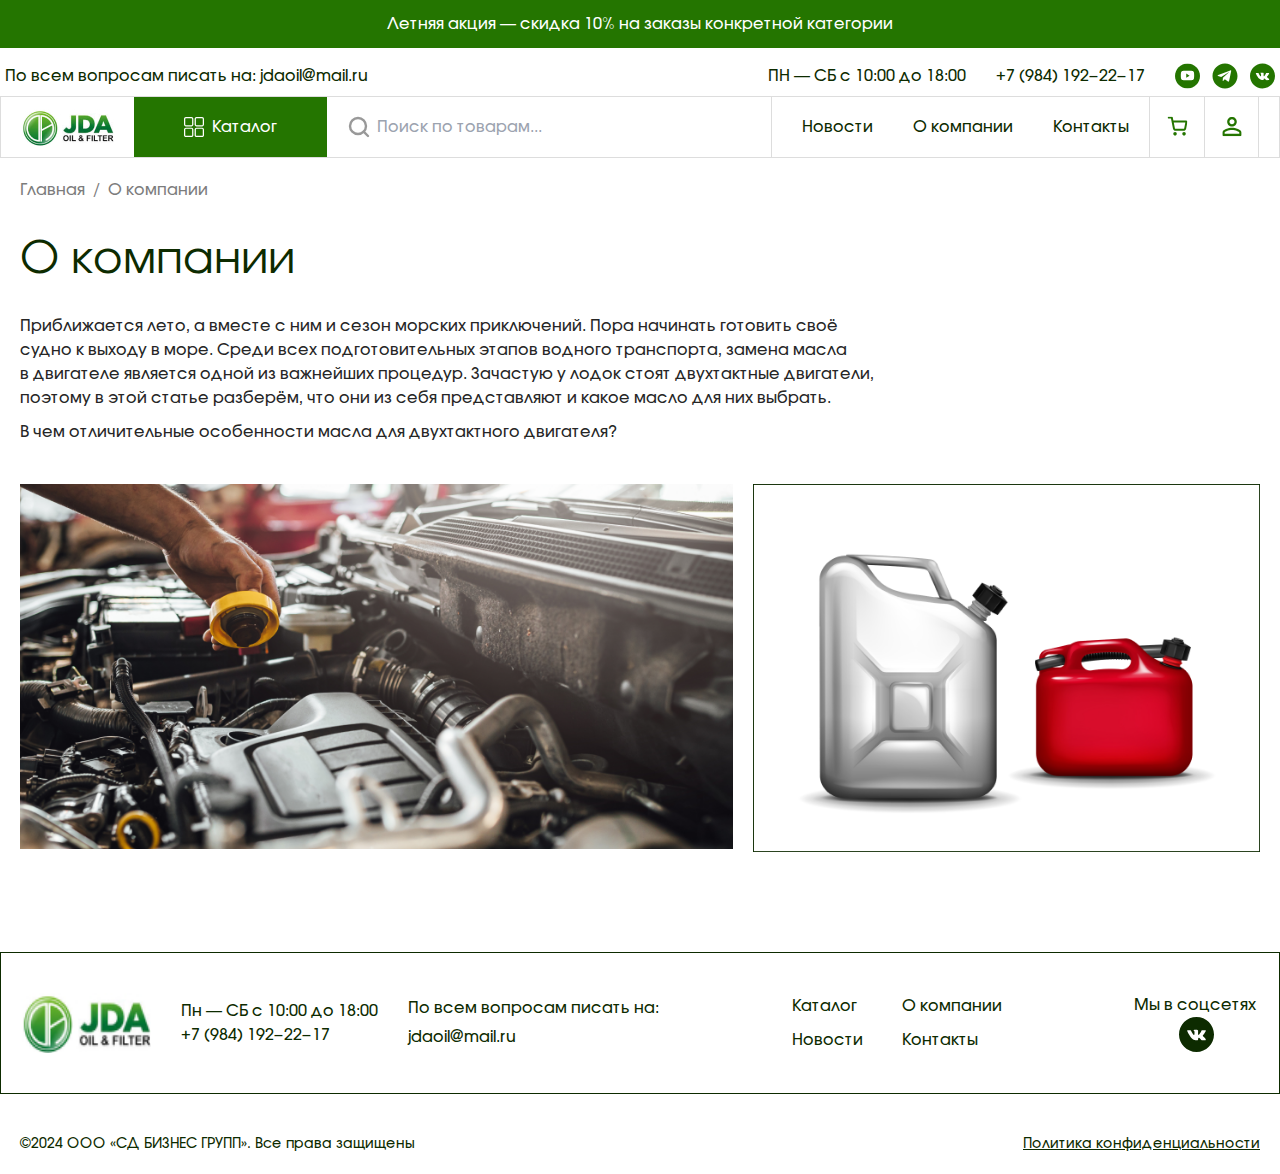
<file: about-company.html>
<!DOCTYPE html>
<html lang="ru">

<!DOCTYPE html>
<html lang="ru">

<head>
    <meta charset="UTF-8">
    <meta name="viewport" content="width=device-width, initial-scale=1.0">
    <title>JDA MARKET</title>
    <link rel="shortcut icon" href="favicon.png" type="image/x-icon">
    <link rel="stylesheet" href="css/swiper-bundle.min.css">
    <link rel="stylesheet" href="css/animate.css">
    <link rel="stylesheet" href="css/baguetteBox.min.css">
    <link rel=" stylesheet" href="css/main.css">
</head>

<body class="wrapper">
    
    <div>
        <header class="z-10 w-full md-28 transition-colors"> 
            <div class="bg-green py-[12px] md:block sm:hidden hidden">
                <p class="text-white text-center">Летняя акция — скидка 10% на заказы конкретной категории</p>
            </div>


            <div class="md:gap-5 items-center flex-col md:pt-2">
                <div class="relative w-full z-10 flex justify-between gap-5 items-center container md:p-[5px] p-[10px]">
                    <div class="md:block sm:block hidden">
                        <p class="text-dark-green">
                            По всем вопросам писать на: <a href="mailto:jdaoil@mail.ru">
                                jdaoil@mail.ru
                            </a>
                        </p>
                    </div>                  

                    <a href="/" class="md:hidden sm:hidden block">
                        <img class="object-fill" src="./src/img/logo.jpg" alt="" >                           
                     </a>

                    <div class="flex gap-[30px] items-center">
                        <div class="text-dark-green md:block sm:block hidden">ПН — СБ с 10:00 до 18:00</div>

                        <div class="text-dark-green md:block sm:block hidden">
                            <a href="tel:+79841922217" class="list-disc">+7 (984) 192‒22‒17</a>
                        </div>

                        <div class="flex gap-[10px] items-center">
                            <div class="md:scale-100 scale-125">
                                <a href="">
                                    <svg width="25" height="26" viewBox="0 0 25 26" fill="none" xmlns="http://www.w3.org/2000/svg">
                                        <g clip-path="url(#clip0_225_1691)">
                                        <path d="M0 13C0 6.09646 5.59646 0.5 12.5 0.5C19.4035 0.5 25 6.09646 25 13C25 19.9035 19.4035 25.5 12.5 25.5C5.59646 25.5 0 19.9035 0 13Z" fill="#247500"/>
                                        <path d="M18.8882 9.19928C18.7348 8.61022 18.283 8.14636 17.7093 7.98891C16.6696 7.70282 12.5002 7.70282 12.5002 7.70282C12.5002 7.70282 8.33068 7.70282 7.29094 7.98891C6.71719 8.14636 6.26537 8.61022 6.11204 9.19928C5.8335 10.2669 5.8335 12.4945 5.8335 12.4945C5.8335 12.4945 5.8335 14.722 6.11204 15.7897C6.26537 16.3788 6.71719 16.8426 7.29094 17.0001C8.33068 17.2862 12.5002 17.2862 12.5002 17.2862C12.5002 17.2862 16.6696 17.2862 17.7093 17.0001C18.283 16.8426 18.7348 16.3788 18.8882 15.7897C19.1668 14.722 19.1668 12.4945 19.1668 12.4945C19.1668 12.4945 19.1668 10.2669 18.8882 9.19928Z" fill="white"/>
                                        <path d="M11.25 14.7859V10.6192L14.5833 12.7026L11.25 14.7859Z" fill="#247500"/>
                                        </g>
                                        <defs>
                                        <clipPath id="clip0_225_1691">
                                        <rect width="25" height="25" fill="white" transform="translate(0 0.5)"/>
                                        </clipPath>
                                        </defs>
                                    </svg>   
                                </a>
                            </div>

                            <div class="md:scale-100 scale-125">
                                <a href="">
                                    <svg width="30" height="30" viewBox="0 0 30 30" fill="none" xmlns="http://www.w3.org/2000/svg">
                                        <rect width="30" height="30" rx="15" fill="white"/>
                                        <path fill-rule="evenodd" clip-rule="evenodd" d="M2.5 15C2.5 21.9035 8.09646 27.5 15 27.5C21.9035 27.5 27.5 21.9035 27.5 15C27.5 8.09646 21.9035 2.5 15 2.5C8.09646 2.5 2.5 8.09646 2.5 15ZM12.7083 20.0149L12.921 16.8286L18.7171 11.5977C18.9715 11.3719 18.6616 11.2618 18.3239 11.4666L11.1705 15.9796L8.08057 15.0152C7.41328 14.8109 7.40849 14.3524 8.23036 14.0227L20.271 9.37993C20.8209 9.13025 21.3517 9.51202 21.1418 10.3537L19.0913 20.0165C18.9481 20.7032 18.5332 20.8674 17.9583 20.5502L14.8347 18.2424L13.3333 19.7024C13.3286 19.707 13.3239 19.7115 13.3192 19.7161C13.1513 19.8796 13.0123 20.0149 12.7083 20.0149Z" fill="#247500"/>
                                    </svg>
                                </a>
                            </div>

                            <div class="md:scale-100 scale-125">
                                <a href="">
                                    <svg width="25" height="26" viewBox="0 0 25 26" fill="none" xmlns="http://www.w3.org/2000/svg">
                                        <path fill-rule="evenodd" clip-rule="evenodd" d="M12.5 0.5C5.59646 0.5 0 6.09646 0 13C0 19.9035 5.59646 25.5 12.5 25.5C19.4035 25.5 25 19.9035 25 13C25 6.09646 19.4035 0.5 12.5 0.5ZM13.5178 16.9459C13.3945 17.0759 13.1539 17.1021 13.1539 17.1021H12.357C12.357 17.1021 10.5988 17.2058 9.05 15.6234C7.36099 13.897 5.86953 10.4716 5.86953 10.4716C5.86953 10.4716 5.78349 10.2469 5.87672 10.1387C5.98172 10.0165 6.26802 10.0088 6.26802 10.0088L8.17286 9.99667C8.17286 9.99667 8.35224 10.0255 8.48068 10.1183C8.58698 10.1951 8.64635 10.3379 8.64635 10.3379C8.64635 10.3379 8.95417 11.1022 9.36172 11.7935C10.158 13.1435 10.5284 13.4386 10.7984 13.294C11.1923 13.0834 11.0742 11.3857 11.0742 11.3857C11.0742 11.3857 11.0814 10.7699 10.876 10.4953C10.7169 10.2828 10.4169 10.2207 10.2845 10.2034C10.1769 10.1893 10.353 9.94479 10.5812 9.83536C10.9242 9.67083 11.5294 9.66125 12.2448 9.66828C12.8024 9.67401 12.9628 9.70797 13.1806 9.75979C13.6861 9.87953 13.6704 10.2633 13.6363 11.0915C13.6261 11.3392 13.6143 11.6266 13.6143 11.9586C13.6143 12.0333 13.6121 12.1128 13.6098 12.1946C13.598 12.6189 13.5844 13.1048 13.8693 13.2857C14.0154 13.3778 14.3721 13.2991 15.2648 11.8114C15.6881 11.106 16.005 10.277 16.005 10.277C16.005 10.277 16.0748 10.1292 16.1824 10.0658C16.2926 10.0011 16.4413 10.021 16.4413 10.021L18.4459 10.0088C18.4459 10.0088 19.0485 9.93776 19.1457 10.2054C19.2481 10.4851 18.9207 11.1393 18.1016 12.2109C17.3246 13.2277 16.9466 13.602 16.9812 13.9331C17.0066 14.175 17.2524 14.3938 17.7241 14.8232C18.7086 15.7206 18.9726 16.1927 19.0359 16.3061C19.0412 16.3155 19.0451 16.3224 19.0479 16.3269C19.4894 17.0458 18.5581 17.1021 18.5581 17.1021L16.7771 17.1265C16.7771 17.1265 16.395 17.2007 15.8916 16.8615C15.6278 16.6839 15.3701 16.3939 15.1247 16.1176C14.7498 15.6957 14.4035 15.306 14.108 15.3981C13.6117 15.553 13.6267 16.6022 13.6267 16.6022C13.6267 16.6022 13.6306 16.8269 13.5178 16.9459Z" fill="#247500"/>
                                    </svg>
                                </a>  
                            </div>
                        </div>
                    </div>
                </div>

                <div class="w-full md:hidden sm:hidden block relative border border-gray">
                    <input class="rounded-md bg-light-gray py-[18px] px-[60px] w-full" type="search" placeholder="Поиск...">
                    <img src="./src/img/icons/search_gray.svg" alt="Search" class="h-6 w-6 absolute top-1/2 left-5 transform -translate-y-1/2"/>
                </div>

                

                <div class="relative w-full z-10 flex justify-between items-center gap-5 border border-gray">
                    <div class="container__special flex justify-between">                     
                        <div class="flex gap-[20px] items-center md:w-auto w-[200px]" style="width: -webkit-fill-available;">
                            <a href="/" class="md:block sm:block hidden">
                               <img class="object-fill" src="./src/img/logo.jpg" alt="" >                           
                            </a>
                            <button class="bg-green py-[18px] px-[50px] flex gap-[8px] btn__menu">
                                <img class="catalog-button-img-2"
                                    src="./src/img/icons/catelog_white.svg" width="20"
                                    height="20" alt="">
                                <span class="text-white">Каталог</span>
                            </button>
                            <div class="md:flex sm:flex hidden items-center">
                                <div class="relative flex justify-evenly">
                                    <div>
                                        <input class="rounded-md bg-light-gray py-[18px] px-[30px] hidden esm:hidden sm:flex" type="search" placeholder="Поиск по товарам...">
                                    </div>
                                    <div>
                                        <img src="./src/img/icons/search_gray.svg" alt="Search" class="h-6 w-6 absolute top-1/2 left-0 transform -translate-y-1/2"/>
                                    </div>
                                </div>
                            </div>
                        </div>

                        <div class="flex items-center gap-[20px] border-l border-gray">
                            <div class="md:block sm:block hidden ml-[30px]">
                                <ul class="flex items-center gap-[40px]">
                                    <li><a href="" class="text-dark-green">Новости</a></li>
                                    <li class="w-max"><a href="" class="text-dark-green">О компании</a></li>
                                    <li><a href="" class="text-dark-green">Контакты</a></li>
                                </ul>
                            </div>

                            <div class="flex">
                                <svg width="55" height="60" viewBox="0 0 55 55" fill="none" xmlns="http://www.w3.org/2000/svg" class=" border-l border-gray">
                                    <g clip-path="url(#clip0_200_307)">
                                    <path d="M25.4998 35.3334C25.9601 35.3334 26.3332 34.9603 26.3332 34.5C26.3332 34.0398 25.9601 33.6667 25.4998 33.6667C25.0396 33.6667 24.6665 34.0398 24.6665 34.5C24.6665 34.9603 25.0396 35.3334 25.4998 35.3334Z" stroke="#247500" stroke-width="2" stroke-linecap="round" stroke-linejoin="round"/>
                                    <path d="M34.6668 35.3334C35.1271 35.3334 35.5002 34.9603 35.5002 34.5C35.5002 34.0398 35.1271 33.6667 34.6668 33.6667C34.2066 33.6667 33.8335 34.0398 33.8335 34.5C33.8335 34.9603 34.2066 35.3334 34.6668 35.3334Z" stroke="#247500" stroke-width="2" stroke-linecap="round" stroke-linejoin="round"/>
                                    <path d="M18.8335 17.8333H22.1668L24.4002 28.9916C24.4764 29.3753 24.6851 29.7199 24.9898 29.9652C25.2945 30.2105 25.6757 30.3408 26.0668 30.3333H34.1668C34.5579 30.3408 34.9392 30.2105 35.2439 29.9652C35.5486 29.7199 35.7573 29.3753 35.8335 28.9916L37.1668 22H23.0002" stroke="#247500" stroke-width="2" stroke-linecap="round" stroke-linejoin="round"/>
                                    </g>
                                    <defs>
                                    <clipPath id="clip0_200_307">
                                    <rect width="20" height="20" fill="white" transform="translate(18 17)"/>
                                    </clipPath>
                                    </defs>
                                </svg>

                                <button class="btn_lk">
                                    <svg width="55" height="60" viewBox="0 0 55 55" fill="none" xmlns="http://www.w3.org/2000/svg" class="border-r border-l border-gray">
                                        <g clip-path="url(#clip0_200_312)">
                                            <path fill-rule="evenodd" clip-rule="evenodd" d="M28 19.375C29.45 19.375 30.625 20.55 30.625 22C30.625 23.45 29.45 24.625 28 24.625C26.55 24.625 25.375 23.45 25.375 22C25.375 20.55 26.55 19.375 28 19.375ZM28 30.625C31.7125 30.625 35.625 32.45 35.625 33.25V34.625H20.375V33.25C20.375 32.45 24.2875 30.625 28 30.625ZM28 17C25.2375 17 23 19.2375 23 22C23 24.7625 25.2375 27 28 27C30.7625 27 33 24.7625 33 22C33 19.2375 30.7625 17 28 17ZM28 28.25C24.6625 28.25 18 29.925 18 33.25V35.75C18 36.4375 18.5625 37 19.25 37H36.75C37.4375 37 38 36.4375 38 35.75V33.25C38 29.925 31.3375 28.25 28 28.25Z" fill="#247500"/>
                                        </g>
                                        <defs>
                                            <clipPath id="clip0_200_312">
                                                <rect width="20" height="20" fill="white" transform="translate(18 17)"/>
                                            </clipPath>
                                        </defs>
                                    </svg>
                                    <div class="modal_lk" style="box-shadow: 0px 4px 17px 0px rgba(0, 0, 0, 0.1);">
                                        <ul class="modal_list">
                                            <a href="popup1" class="text-black text-base hover:text-green transition-all popup-link">Войти</a>
                                            <a href="popup2" class="text-black text-base hover:text-green transition-all popup-link">Зарегистрироваться</a>
                                        </ul>
                                    </div>
                                </button>

                               
                                    <div class="btn__menu--mobile items-center gap-10 md:hidden flex clip">
                                        <button class="flex items-center gap-2 pl-10 pr-2 py-1">
                                            <svg class="h-3 w-3" viewBox="0 0 64 48">
                                                <path d="M19,15 L45,15 C70,15 58,-2 49.0177126,7 L19,37"></path>
                                                <path d="M19,24 L45,24 C61.2371586,24 57,49 41,33 L32,24"></path>
                                                <path d="M45,33 L19,33 C-8,33 6,-2 22,14 L45,37"></path>
                                            </svg>
                                        </button>   
                                    </div>
                               
                                    
                                    
                            </div>
                        </div>

                        <div class="mobile-menu w-full">
                            <ul class="text-dark-green text-base ">
                                <li class="pb-[15px]">
                                    <a href="/">
                                        <img class="w-[124px] h-[60px]" src="./src/img/logo.jpg" alt="Logo">
                                    </a>
                                </li>
                                <li class="pb-[15px]"><a href="" class="text-dark-green text-[16px]">Каталог</a></li>
                                <li class="pb-[15px]"><a href="" class="text-dark-green text-[16px]">О компании</a></li>
                                <li class="pb-[15px]"><a href="" class="text-dark-green text-[16px]">Новости</a></li>
                                <li class="pb-[15px]"><a href="" class="text-dark-green text-[16px]">Контакты</a></li>

                                <li class="text-dark-green text-[16px] pb-[15px]">Пн — СБ с 10:00 до 18:00</li>
                                <li class="pb-[15px]"><a href="+79841922217" class="text-dark-green text-[16px]">+7 (984) 192‒22‒17</a></li>

                                <div class="flex flex-col pb-[15px]">
                                    <p class="text-[16px] text-dark-green pb-[15px]">
                                        Мы в соцсетях
                                    </p>
                                    <div class="flex gap-[10px]">
                                        <svg id="tg_svg" width="35" height="35" viewBox="0 0 35 35" fill="none" xmlns="http://www.w3.org/2000/svg">
                                            <g clip-path="url(#clip0_225_1449)">
                                            <rect width="35" height="35" rx="17.5" fill="white"/>
                                            <path fill-rule="evenodd" clip-rule="evenodd" d="M0 17.5C0 27.165 7.83504 35 17.5 35C27.165 35 35 27.165 35 17.5C35 7.83504 27.165 0 17.5 0C7.83504 0 0 7.83504 0 17.5ZM14.2917 24.5208L14.5894 20.06L22.704 12.7368C23.0601 12.4207 22.6263 12.2665 22.1535 12.5532L12.1387 18.8715L7.8128 17.5213C6.87859 17.2353 6.87189 16.5933 8.02251 16.1318L24.8794 9.63191C25.6493 9.28234 26.3924 9.81682 26.0985 10.9952L23.2278 24.5231C23.0273 25.4844 22.4464 25.7143 21.6417 25.2703L17.2686 22.0394L15.1667 24.0833C15.16 24.0898 15.1535 24.0962 15.1469 24.1026C14.9118 24.3315 14.7173 24.5208 14.2917 24.5208Z" fill="#0D2B00"/>
                                            </g>
                                            <defs>
                                            <clipPath id="clip0_225_1449">
                                            <rect width="35" height="35" rx="17.5" fill="white"/>
                                            </clipPath>
                                            </defs>
                                        </svg>
            
                                        <svg id="vk_svg" width="35" height="35" viewBox="0 0 35 35" fill="none" xmlns="http://www.w3.org/2000/svg">
                                            <path fill-rule="evenodd" clip-rule="evenodd" d="M17.5 0C7.83504 0 0 7.83504 0 17.5C0 27.165 7.83504 35 17.5 35C27.165 35 35 27.165 35 17.5C35 7.83504 27.165 0 17.5 0ZM18.9249 23.0243C18.7523 23.2062 18.4155 23.243 18.4155 23.243H17.2998C17.2998 23.243 14.8383 23.3882 12.67 21.1728C10.3054 18.7558 8.21734 13.9603 8.21734 13.9603C8.21734 13.9603 8.09689 13.6457 8.22741 13.4942C8.37441 13.3231 8.77523 13.3123 8.77523 13.3123L11.442 13.2953C11.442 13.2953 11.6931 13.3357 11.8729 13.4656C12.0218 13.5731 12.1049 13.773 12.1049 13.773C12.1049 13.773 12.5358 14.8431 13.1064 15.8109C14.2212 17.701 14.7397 18.1141 15.1177 17.9115C15.6692 17.6167 15.5039 15.24 15.5039 15.24C15.5039 15.24 15.514 14.3779 15.2264 13.9934C15.0036 13.6959 14.5836 13.6089 14.3983 13.5848C14.2476 13.5651 14.4942 13.2227 14.8137 13.0695C15.2939 12.8392 16.1412 12.8258 17.1427 12.8356C17.9234 12.8436 18.1479 12.8912 18.4529 12.9637C19.1606 13.1313 19.1385 13.6686 19.0908 14.8281C19.0765 15.1749 19.06 15.5773 19.06 16.0421C19.06 16.1466 19.0569 16.2579 19.0537 16.3725C19.0372 16.9665 19.0182 17.6467 19.417 17.8999C19.6215 18.0289 20.1209 17.9188 21.3708 15.836C21.9633 14.8484 22.407 13.6878 22.407 13.6878C22.407 13.6878 22.5047 13.4808 22.6554 13.3921C22.8096 13.3016 23.0178 13.3294 23.0178 13.3294L25.8243 13.3123C25.8243 13.3123 26.668 13.2129 26.8039 13.5875C26.9473 13.9791 26.489 14.895 25.3423 16.3952C24.2545 17.8187 23.7252 18.3428 23.7738 18.8063C23.8093 19.145 24.1534 19.4513 24.8137 20.0525C26.192 21.3088 26.5616 21.9697 26.6503 22.1285C26.6577 22.1417 26.6631 22.1514 26.667 22.1577C27.2851 23.1641 25.9814 23.243 25.9814 23.243L23.488 23.277C23.488 23.277 22.953 23.381 22.2482 22.906C21.8789 22.6574 21.5181 22.2514 21.1746 21.8646C20.6497 21.274 20.165 20.7285 19.7512 20.8573C19.0563 21.0742 19.0773 22.5431 19.0773 22.5431C19.0773 22.5431 19.0828 22.8576 18.9249 23.0243Z" fill="#0D2B00"/>
                                        </svg>
                                        
                                        <svg id="youtube_svg" width="35" height="35" viewBox="0 0 35 35" fill="none" xmlns="http://www.w3.org/2000/svg">
                                            <g clip-path="url(#clip0_225_1390)">
                                            <path d="M0.000488281 17.5C0.000488281 7.83504 7.83553 0 17.5005 0C27.1654 0 35.0005 7.83504 35.0005 17.5C35.0005 27.165 27.1654 35 17.5005 35C7.83553 35 0.000488281 27.165 0.000488281 17.5Z" fill="#0D2B00"/>
                                            <path d="M26.4436 12.179C26.2289 11.3543 25.5963 10.7049 24.7932 10.4845C23.3376 10.084 17.5003 10.084 17.5003 10.084C17.5003 10.084 11.6631 10.084 10.2074 10.4845C9.40417 10.7049 8.77162 11.3543 8.55695 12.179C8.16699 13.6737 8.16699 16.7923 8.16699 16.7923C8.16699 16.7923 8.16699 19.9108 8.55695 21.4056C8.77162 22.2303 9.40417 22.8797 10.2074 23.1002C11.6631 23.5007 17.5003 23.5006 17.5003 23.5006C17.5003 23.5006 23.3376 23.5007 24.7932 23.1002C25.5963 22.8797 26.2289 22.2303 26.4436 21.4056C26.8337 19.9108 26.8337 16.7923 26.8337 16.7923C26.8337 16.7923 26.8337 13.6737 26.4436 12.179Z" fill="white"/>
                                            <path d="M15.7505 20.0003V14.167L20.4172 17.0837L15.7505 20.0003Z" fill="#0D2B00"/>
                                            </g>
                                            <defs>
                                            <clipPath id="clip0_225_1390">
                                            <rect width="35" height="35" fill="white"/>
                                            </clipPath>
                                            </defs>
                                        </svg>       
                                    </div>
                                </div>


                                <li class="text-dark-green text-[16px] pb-[15px]">По всем вопросам писать на:</li>
                                <li><a href="mailto:jdaoil@mail.ru" class="text-dark-green text-[16px] pb-[15px]">jdaoil@mail.ru</a></li>


                            </ul>                  
                        </div>

                    </div>

                    
                </div>

            </div>
        </header>

        <main>
            <h1 class="visually-hidden">Скрытый заголовок</h1>

            <section class="pt-[20px]" data-scroll>      
                <div class="container">
                    <div class="breadcrumb">
                        <ul class="breadcrumb__list flex items-center justify-start gap-2">
                            <li class="breadcrumb__item text-bg-black opacity-60 ">
                                <a href="/" class="font-medium">
                                    Главная
                                </a>
                            </li>
                            <li class="opacity-60 text-bg-black">
                                /
                            </li>
                            <li class="opacity-60 text-bg-black">
                                <a href="/" class="font-medium">
                                    О компании
                                </a>
                            </li>
                        </ul>
                    </div>
                </div>
            </section>  

            <section class="pt-[24px] pb-[100px]" data-scroll>
                <div class="container">
                    <h2 class="md:text-[45px] text-[30px] text-dark-green">О компании</h2>
                    <div class="pt-[20px] md:max-w-[70%] max-w-full">
                        Приближается лето, а вместе с ним и сезон морских приключений. Пора начинать готовить своё судно к выходу в море. Среди всех подготовительных этапов водного транспорта, замена масла в двигателе является одной из важнейших процедур. Зачастую у лодок стоят двухтактные двигатели, поэтому в этой статье разберём, что они из себя представляют и какое масло для них выбрать.
                    </div>
                    <p class="pt-[10px]">
                        В чем отличительные особенности масла для двухтактного двигателя?
                    </p>

                    <div class="flex md:flex-row flex-col gap-[20px] pt-[40px]">
                        <div class="md:w-2/3 w-auto">
                            <img src="./src/img/main/Rectangle 22.png" alt="" class="">
                        </div>
                        <div class="md:1/3 w-auto h-auto">
                            <img src="./src/img/main/Frame 245.png" alt="" class="h-max">
                        </div>
                    </div>
                </div>  
            </section>

        </main>

          <footer class="footer pb-10 pt-10 border border-dark-green">
            <div class="container flex md:justify-between md:items-center items-start justify-start text-white md:flex-row flex-col md:gap-0 gap-[30px]">
                <div class="flex flex-row gap-[30px] flex-wrap items-center">
                    <a href="/">
                        <img class="m-auto w-[130px] h-[60px] object-fill" src="./src/img/logo.jpg" alt="Logo">
                    </a>
                    <div>
                        <ul class="flex flex-col">
                            <li class="text-dark-green md:text-[16px] text-[12px]">Пн — СБ с 10:00 до 18:00</li>
                            <li><a href="+79841922217" class="text-dark-green md:text-[16px] text-[12px]">+7 (984) 192‒22‒17</a></li>
                        </ul>
                    </div>    
                    <div class="md:block hidden">
                        <ul class="flex flex-col gap-[5px]">
                            <li class="text-dark-green md:text-[16px] text-[12px]">По всем вопросам писать на:</li>
                            <li><a href="mailto:jdaoil@mail.ru" class="text-dark-green md:text-[16px] text-[12px]">jdaoil@mail.ru</a></li>
                        </ul>
                    </div>    
                </div>
                <div class="flex md:flex-col md:gap-[0px] flex-row gap-[30px]">
                   
                        <ul class="md:gap-[10px] gap-[0px] grid md:grid-cols-2 grid-cols-1">
                            <li><a href="" class="text-dark-green md:text-[16px] text-[12px]">Каталог</a></li>
                            <li><a href="" class="text-dark-green md:text-[16px] text-[12px]">О компании</a></li>
                            <li><a href="" class="text-dark-green md:text-[16px] text-[12px]">Новости</a></li>
                            <li><a href="" class="text-dark-green md:text-[16px] text-[12px]">Контакты</a></li>
                        </ul>

                        <div class="md:hidden block">
                            <div class="flex flex-col">
                                <p class="md:text-[16px] text-[12px] text-dark-green">
                                    Мы в соцсетях
                                </p>
                                <div class="flex gap-[10px]">
                                    <svg id="tg_svg" width="35" height="35" viewBox="0 0 35 35" fill="none" xmlns="http://www.w3.org/2000/svg">
                                        <g clip-path="url(#clip0_225_1449)">
                                        <rect width="35" height="35" rx="17.5" fill="white"/>
                                        <path fill-rule="evenodd" clip-rule="evenodd" d="M0 17.5C0 27.165 7.83504 35 17.5 35C27.165 35 35 27.165 35 17.5C35 7.83504 27.165 0 17.5 0C7.83504 0 0 7.83504 0 17.5ZM14.2917 24.5208L14.5894 20.06L22.704 12.7368C23.0601 12.4207 22.6263 12.2665 22.1535 12.5532L12.1387 18.8715L7.8128 17.5213C6.87859 17.2353 6.87189 16.5933 8.02251 16.1318L24.8794 9.63191C25.6493 9.28234 26.3924 9.81682 26.0985 10.9952L23.2278 24.5231C23.0273 25.4844 22.4464 25.7143 21.6417 25.2703L17.2686 22.0394L15.1667 24.0833C15.16 24.0898 15.1535 24.0962 15.1469 24.1026C14.9118 24.3315 14.7173 24.5208 14.2917 24.5208Z" fill="#0D2B00"/>
                                        </g>
                                        <defs>
                                        <clipPath id="clip0_225_1449">
                                        <rect width="35" height="35" rx="17.5" fill="white"/>
                                        </clipPath>
                                        </defs>
                                    </svg>
        
                                    <svg id="vk_svg" width="35" height="35" viewBox="0 0 35 35" fill="none" xmlns="http://www.w3.org/2000/svg">
                                        <path fill-rule="evenodd" clip-rule="evenodd" d="M17.5 0C7.83504 0 0 7.83504 0 17.5C0 27.165 7.83504 35 17.5 35C27.165 35 35 27.165 35 17.5C35 7.83504 27.165 0 17.5 0ZM18.9249 23.0243C18.7523 23.2062 18.4155 23.243 18.4155 23.243H17.2998C17.2998 23.243 14.8383 23.3882 12.67 21.1728C10.3054 18.7558 8.21734 13.9603 8.21734 13.9603C8.21734 13.9603 8.09689 13.6457 8.22741 13.4942C8.37441 13.3231 8.77523 13.3123 8.77523 13.3123L11.442 13.2953C11.442 13.2953 11.6931 13.3357 11.8729 13.4656C12.0218 13.5731 12.1049 13.773 12.1049 13.773C12.1049 13.773 12.5358 14.8431 13.1064 15.8109C14.2212 17.701 14.7397 18.1141 15.1177 17.9115C15.6692 17.6167 15.5039 15.24 15.5039 15.24C15.5039 15.24 15.514 14.3779 15.2264 13.9934C15.0036 13.6959 14.5836 13.6089 14.3983 13.5848C14.2476 13.5651 14.4942 13.2227 14.8137 13.0695C15.2939 12.8392 16.1412 12.8258 17.1427 12.8356C17.9234 12.8436 18.1479 12.8912 18.4529 12.9637C19.1606 13.1313 19.1385 13.6686 19.0908 14.8281C19.0765 15.1749 19.06 15.5773 19.06 16.0421C19.06 16.1466 19.0569 16.2579 19.0537 16.3725C19.0372 16.9665 19.0182 17.6467 19.417 17.8999C19.6215 18.0289 20.1209 17.9188 21.3708 15.836C21.9633 14.8484 22.407 13.6878 22.407 13.6878C22.407 13.6878 22.5047 13.4808 22.6554 13.3921C22.8096 13.3016 23.0178 13.3294 23.0178 13.3294L25.8243 13.3123C25.8243 13.3123 26.668 13.2129 26.8039 13.5875C26.9473 13.9791 26.489 14.895 25.3423 16.3952C24.2545 17.8187 23.7252 18.3428 23.7738 18.8063C23.8093 19.145 24.1534 19.4513 24.8137 20.0525C26.192 21.3088 26.5616 21.9697 26.6503 22.1285C26.6577 22.1417 26.6631 22.1514 26.667 22.1577C27.2851 23.1641 25.9814 23.243 25.9814 23.243L23.488 23.277C23.488 23.277 22.953 23.381 22.2482 22.906C21.8789 22.6574 21.5181 22.2514 21.1746 21.8646C20.6497 21.274 20.165 20.7285 19.7512 20.8573C19.0563 21.0742 19.0773 22.5431 19.0773 22.5431C19.0773 22.5431 19.0828 22.8576 18.9249 23.0243Z" fill="#0D2B00"/>
                                    </svg>
                                    
                                    <svg id="youtube_svg" width="35" height="35" viewBox="0 0 35 35" fill="none" xmlns="http://www.w3.org/2000/svg">
                                        <g clip-path="url(#clip0_225_1390)">
                                        <path d="M0.000488281 17.5C0.000488281 7.83504 7.83553 0 17.5005 0C27.1654 0 35.0005 7.83504 35.0005 17.5C35.0005 27.165 27.1654 35 17.5005 35C7.83553 35 0.000488281 27.165 0.000488281 17.5Z" fill="#0D2B00"/>
                                        <path d="M26.4436 12.179C26.2289 11.3543 25.5963 10.7049 24.7932 10.4845C23.3376 10.084 17.5003 10.084 17.5003 10.084C17.5003 10.084 11.6631 10.084 10.2074 10.4845C9.40417 10.7049 8.77162 11.3543 8.55695 12.179C8.16699 13.6737 8.16699 16.7923 8.16699 16.7923C8.16699 16.7923 8.16699 19.9108 8.55695 21.4056C8.77162 22.2303 9.40417 22.8797 10.2074 23.1002C11.6631 23.5007 17.5003 23.5006 17.5003 23.5006C17.5003 23.5006 23.3376 23.5007 24.7932 23.1002C25.5963 22.8797 26.2289 22.2303 26.4436 21.4056C26.8337 19.9108 26.8337 16.7923 26.8337 16.7923C26.8337 16.7923 26.8337 13.6737 26.4436 12.179Z" fill="white"/>
                                        <path d="M15.7505 20.0003V14.167L20.4172 17.0837L15.7505 20.0003Z" fill="#0D2B00"/>
                                        </g>
                                        <defs>
                                        <clipPath id="clip0_225_1390">
                                        <rect width="35" height="35" fill="white"/>
                                        </clipPath>
                                        </defs>
                                    </svg>       
                                </div>
                            </div>
                        </div>
                   
                </div>
                <div class="md:block hidden">
                    <div class="flex flex-col">
                        <p class="md:text-[16px] text-[12px] text-dark-green">
                            Мы в соцсетях
                        </p>
                        <div class="flex gap-[10px]">
                            <svg id="tg_svg" width="35" height="35" viewBox="0 0 35 35" fill="none" xmlns="http://www.w3.org/2000/svg">
                                <g clip-path="url(#clip0_225_1449)">
                                <rect width="35" height="35" rx="17.5" fill="white"/>
                                <path fill-rule="evenodd" clip-rule="evenodd" d="M0 17.5C0 27.165 7.83504 35 17.5 35C27.165 35 35 27.165 35 17.5C35 7.83504 27.165 0 17.5 0C7.83504 0 0 7.83504 0 17.5ZM14.2917 24.5208L14.5894 20.06L22.704 12.7368C23.0601 12.4207 22.6263 12.2665 22.1535 12.5532L12.1387 18.8715L7.8128 17.5213C6.87859 17.2353 6.87189 16.5933 8.02251 16.1318L24.8794 9.63191C25.6493 9.28234 26.3924 9.81682 26.0985 10.9952L23.2278 24.5231C23.0273 25.4844 22.4464 25.7143 21.6417 25.2703L17.2686 22.0394L15.1667 24.0833C15.16 24.0898 15.1535 24.0962 15.1469 24.1026C14.9118 24.3315 14.7173 24.5208 14.2917 24.5208Z" fill="#0D2B00"/>
                                </g>
                                <defs>
                                <clipPath id="clip0_225_1449">
                                <rect width="35" height="35" rx="17.5" fill="white"/>
                                </clipPath>
                                </defs>
                            </svg>

                            <svg id="vk_svg" width="35" height="35" viewBox="0 0 35 35" fill="none" xmlns="http://www.w3.org/2000/svg">
                                <path fill-rule="evenodd" clip-rule="evenodd" d="M17.5 0C7.83504 0 0 7.83504 0 17.5C0 27.165 7.83504 35 17.5 35C27.165 35 35 27.165 35 17.5C35 7.83504 27.165 0 17.5 0ZM18.9249 23.0243C18.7523 23.2062 18.4155 23.243 18.4155 23.243H17.2998C17.2998 23.243 14.8383 23.3882 12.67 21.1728C10.3054 18.7558 8.21734 13.9603 8.21734 13.9603C8.21734 13.9603 8.09689 13.6457 8.22741 13.4942C8.37441 13.3231 8.77523 13.3123 8.77523 13.3123L11.442 13.2953C11.442 13.2953 11.6931 13.3357 11.8729 13.4656C12.0218 13.5731 12.1049 13.773 12.1049 13.773C12.1049 13.773 12.5358 14.8431 13.1064 15.8109C14.2212 17.701 14.7397 18.1141 15.1177 17.9115C15.6692 17.6167 15.5039 15.24 15.5039 15.24C15.5039 15.24 15.514 14.3779 15.2264 13.9934C15.0036 13.6959 14.5836 13.6089 14.3983 13.5848C14.2476 13.5651 14.4942 13.2227 14.8137 13.0695C15.2939 12.8392 16.1412 12.8258 17.1427 12.8356C17.9234 12.8436 18.1479 12.8912 18.4529 12.9637C19.1606 13.1313 19.1385 13.6686 19.0908 14.8281C19.0765 15.1749 19.06 15.5773 19.06 16.0421C19.06 16.1466 19.0569 16.2579 19.0537 16.3725C19.0372 16.9665 19.0182 17.6467 19.417 17.8999C19.6215 18.0289 20.1209 17.9188 21.3708 15.836C21.9633 14.8484 22.407 13.6878 22.407 13.6878C22.407 13.6878 22.5047 13.4808 22.6554 13.3921C22.8096 13.3016 23.0178 13.3294 23.0178 13.3294L25.8243 13.3123C25.8243 13.3123 26.668 13.2129 26.8039 13.5875C26.9473 13.9791 26.489 14.895 25.3423 16.3952C24.2545 17.8187 23.7252 18.3428 23.7738 18.8063C23.8093 19.145 24.1534 19.4513 24.8137 20.0525C26.192 21.3088 26.5616 21.9697 26.6503 22.1285C26.6577 22.1417 26.6631 22.1514 26.667 22.1577C27.2851 23.1641 25.9814 23.243 25.9814 23.243L23.488 23.277C23.488 23.277 22.953 23.381 22.2482 22.906C21.8789 22.6574 21.5181 22.2514 21.1746 21.8646C20.6497 21.274 20.165 20.7285 19.7512 20.8573C19.0563 21.0742 19.0773 22.5431 19.0773 22.5431C19.0773 22.5431 19.0828 22.8576 18.9249 23.0243Z" fill="#0D2B00"/>
                            </svg>
                            
                            <svg id="youtube_svg" width="35" height="35" viewBox="0 0 35 35" fill="none" xmlns="http://www.w3.org/2000/svg">
                                <g clip-path="url(#clip0_225_1390)">
                                <path d="M0.000488281 17.5C0.000488281 7.83504 7.83553 0 17.5005 0C27.1654 0 35.0005 7.83504 35.0005 17.5C35.0005 27.165 27.1654 35 17.5005 35C7.83553 35 0.000488281 27.165 0.000488281 17.5Z" fill="#0D2B00"/>
                                <path d="M26.4436 12.179C26.2289 11.3543 25.5963 10.7049 24.7932 10.4845C23.3376 10.084 17.5003 10.084 17.5003 10.084C17.5003 10.084 11.6631 10.084 10.2074 10.4845C9.40417 10.7049 8.77162 11.3543 8.55695 12.179C8.16699 13.6737 8.16699 16.7923 8.16699 16.7923C8.16699 16.7923 8.16699 19.9108 8.55695 21.4056C8.77162 22.2303 9.40417 22.8797 10.2074 23.1002C11.6631 23.5007 17.5003 23.5006 17.5003 23.5006C17.5003 23.5006 23.3376 23.5007 24.7932 23.1002C25.5963 22.8797 26.2289 22.2303 26.4436 21.4056C26.8337 19.9108 26.8337 16.7923 26.8337 16.7923C26.8337 16.7923 26.8337 13.6737 26.4436 12.179Z" fill="white"/>
                                <path d="M15.7505 20.0003V14.167L20.4172 17.0837L15.7505 20.0003Z" fill="#0D2B00"/>
                                </g>
                                <defs>
                                <clipPath id="clip0_225_1390">
                                <rect width="35" height="35" fill="white"/>
                                </clipPath>
                                </defs>
                            </svg>       
                        </div>
                    </div>
                </div>

                <div class="md:hidden block">
                    <ul class="flex flex-col gap-[5px]">
                        <li class="text-dark-green md:text-[16px] text-[12px]">По всем вопросам писать на:</li>
                        <li><a href="mailto:jdaoil@mail.ru" class="text-dark-green md:text-[16px] text-[12px]">jdaoil@mail.ru</a></li>
                    </ul>
                </div>    
            </div>
        </footer>
        <div class="pb-[20px]">
            <div class="container">
                <div class="flex items-center justify-between text-gray md:flex-row pt-10 flex-col">
                    <div class="md:text-sm text-xs text-dark-green">
                        ©2024 ООО «СД БИЗНЕС ГРУПП». Все права защищены
                    </div>
                    <a href="" class="md:text-sm text-xs underline text-dark-green">
                        Политика конфиденциальности
                    </a>
                </div>    
            </div>
        </div>
    <script src="js/swiper-bundle.min.js"></script>
    <script src="js/smoothscroll.js"></script>
    <script src="js/wow.js"></script>
    <script src="js/baguettebox.js"></script>
    <script type="module" src="js/main.js"></script>
</body>

</html>
</file>
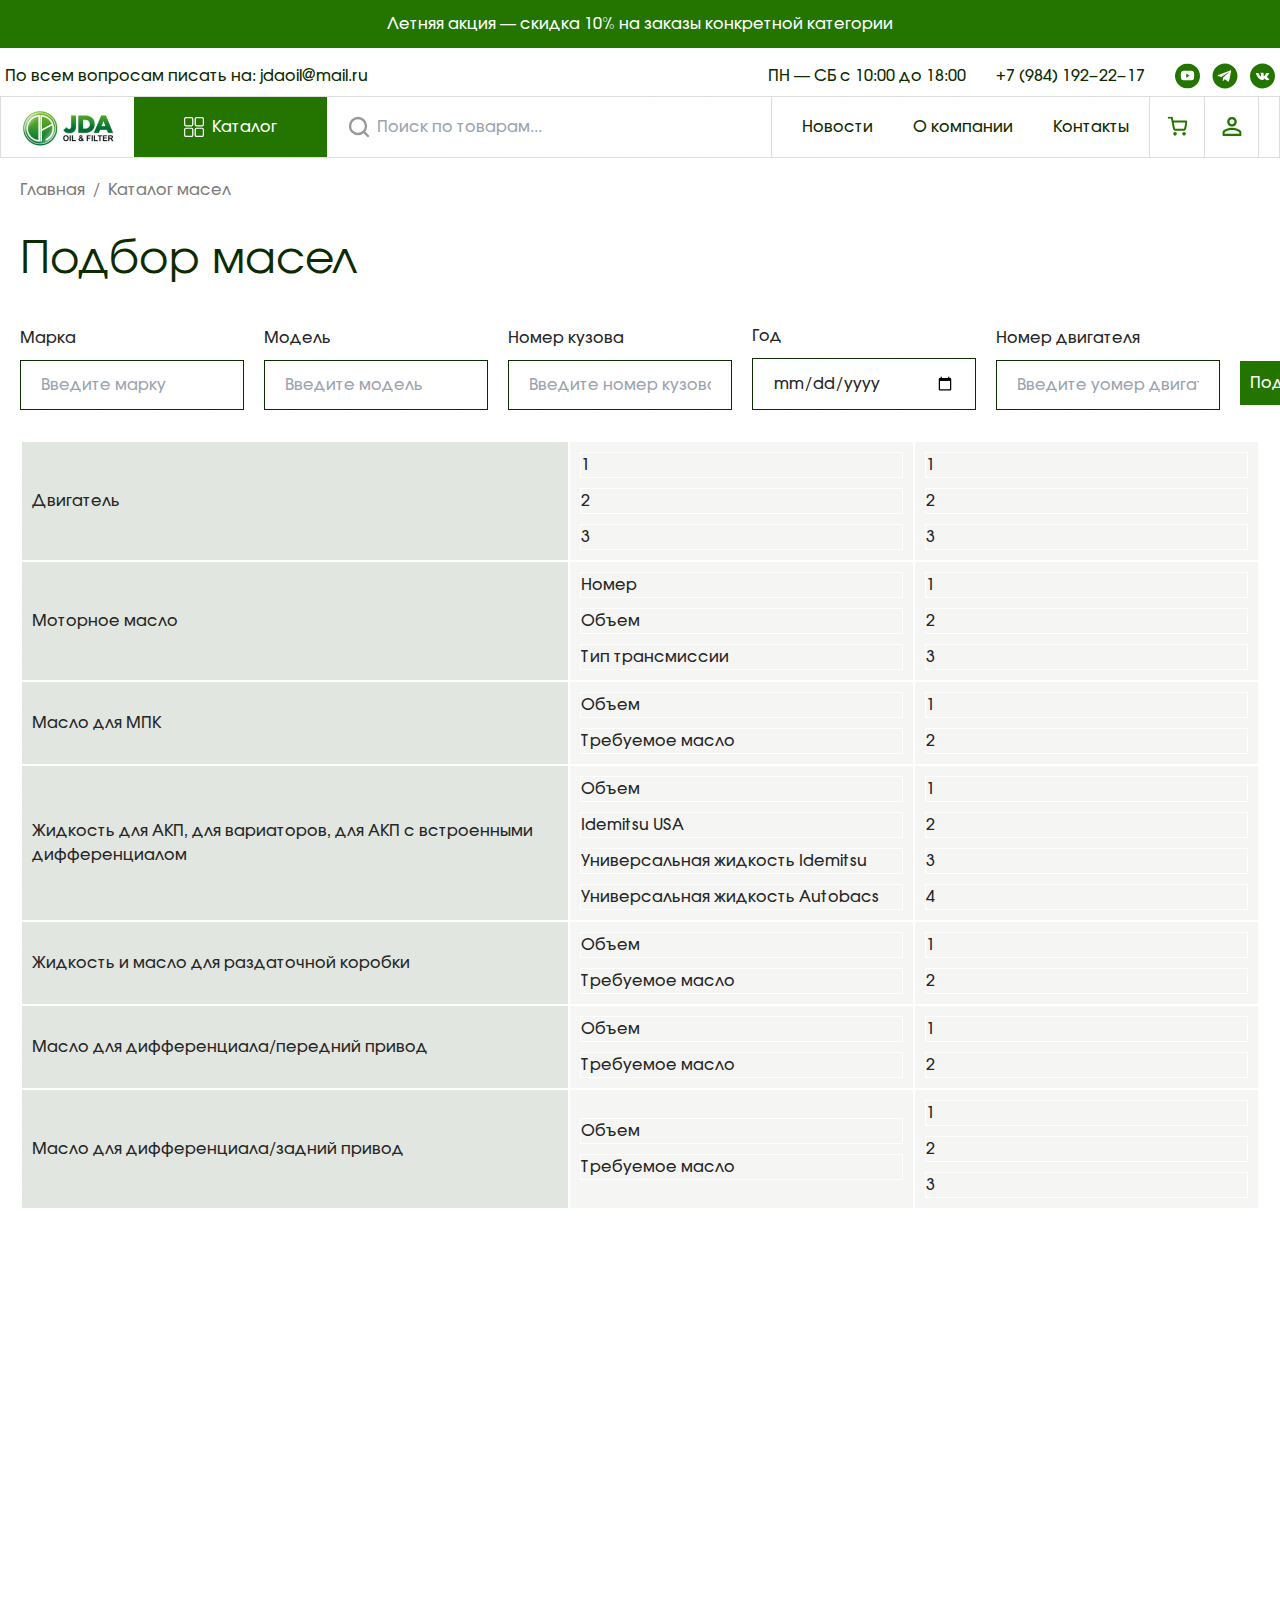
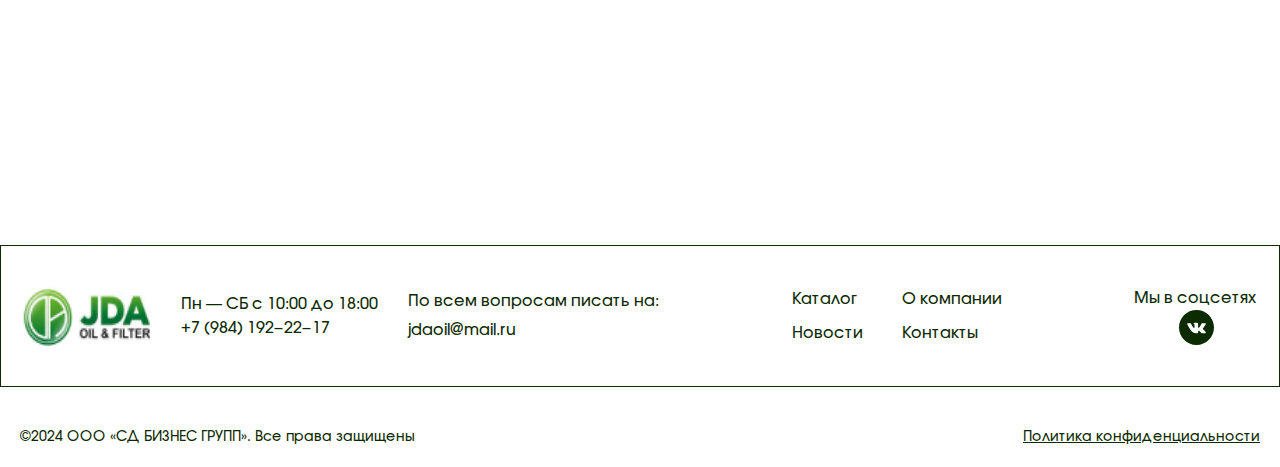
<file: catalog-oil.html>
<!DOCTYPE html>
<html lang="ru">

<head>
    <meta charset="UTF-8">
    <meta name="viewport" content="width=device-width, initial-scale=1.0">
    <title>JDA MARKET</title>
    <link rel="shortcut icon" href="favicon.png" type="image/x-icon">
    <link rel="stylesheet" href="css/swiper-bundle.min.css">
    <link rel="stylesheet" href="css/animate.css">
    <link rel="stylesheet" href="css/baguetteBox.min.css">
    <link rel=" stylesheet" href="css/main.css">
</head>

<body class="wrapper">
    
    <div>
        <header class="z-10 w-full md-28 transition-colors"> 
            <div class="bg-green py-[12px] md:block sm:hidden hidden">
                <p class="text-white text-center">Летняя акция — скидка 10% на заказы конкретной категории</p>
            </div>


            <div class="md:gap-5 items-center flex-col md:pt-2">
                <div class="relative w-full z-10 flex justify-between gap-5 items-center container md:p-[5px] p-[10px]">
                    <div class="md:block sm:block hidden">
                        <p class="text-dark-green">
                            По всем вопросам писать на: <a href="mailto:jdaoil@mail.ru">
                                jdaoil@mail.ru
                            </a>
                        </p>
                    </div>                  

                    <a href="/" class="md:hidden sm:hidden block">
                        <img class="object-fill" src="./src/img/logo.jpg" alt="" >                           
                     </a>

                    <div class="flex gap-[30px] items-center">
                        <div class="text-dark-green md:block sm:block hidden">ПН — СБ с 10:00 до 18:00</div>

                        <div class="text-dark-green md:block sm:block hidden">
                            <a href="tel:+79841922217" class="list-disc">+7 (984) 192‒22‒17</a>
                        </div>

                        <div class="flex gap-[10px] items-center">
                            <div class="md:scale-100 scale-125">
                                <a href="">
                                    <svg width="25" height="26" viewBox="0 0 25 26" fill="none" xmlns="http://www.w3.org/2000/svg">
                                        <g clip-path="url(#clip0_225_1691)">
                                        <path d="M0 13C0 6.09646 5.59646 0.5 12.5 0.5C19.4035 0.5 25 6.09646 25 13C25 19.9035 19.4035 25.5 12.5 25.5C5.59646 25.5 0 19.9035 0 13Z" fill="#247500"/>
                                        <path d="M18.8882 9.19928C18.7348 8.61022 18.283 8.14636 17.7093 7.98891C16.6696 7.70282 12.5002 7.70282 12.5002 7.70282C12.5002 7.70282 8.33068 7.70282 7.29094 7.98891C6.71719 8.14636 6.26537 8.61022 6.11204 9.19928C5.8335 10.2669 5.8335 12.4945 5.8335 12.4945C5.8335 12.4945 5.8335 14.722 6.11204 15.7897C6.26537 16.3788 6.71719 16.8426 7.29094 17.0001C8.33068 17.2862 12.5002 17.2862 12.5002 17.2862C12.5002 17.2862 16.6696 17.2862 17.7093 17.0001C18.283 16.8426 18.7348 16.3788 18.8882 15.7897C19.1668 14.722 19.1668 12.4945 19.1668 12.4945C19.1668 12.4945 19.1668 10.2669 18.8882 9.19928Z" fill="white"/>
                                        <path d="M11.25 14.7859V10.6192L14.5833 12.7026L11.25 14.7859Z" fill="#247500"/>
                                        </g>
                                        <defs>
                                        <clipPath id="clip0_225_1691">
                                        <rect width="25" height="25" fill="white" transform="translate(0 0.5)"/>
                                        </clipPath>
                                        </defs>
                                    </svg>   
                                </a>
                            </div>

                            <div class="md:scale-100 scale-125">
                                <a href="">
                                    <svg width="30" height="30" viewBox="0 0 30 30" fill="none" xmlns="http://www.w3.org/2000/svg">
                                        <rect width="30" height="30" rx="15" fill="white"/>
                                        <path fill-rule="evenodd" clip-rule="evenodd" d="M2.5 15C2.5 21.9035 8.09646 27.5 15 27.5C21.9035 27.5 27.5 21.9035 27.5 15C27.5 8.09646 21.9035 2.5 15 2.5C8.09646 2.5 2.5 8.09646 2.5 15ZM12.7083 20.0149L12.921 16.8286L18.7171 11.5977C18.9715 11.3719 18.6616 11.2618 18.3239 11.4666L11.1705 15.9796L8.08057 15.0152C7.41328 14.8109 7.40849 14.3524 8.23036 14.0227L20.271 9.37993C20.8209 9.13025 21.3517 9.51202 21.1418 10.3537L19.0913 20.0165C18.9481 20.7032 18.5332 20.8674 17.9583 20.5502L14.8347 18.2424L13.3333 19.7024C13.3286 19.707 13.3239 19.7115 13.3192 19.7161C13.1513 19.8796 13.0123 20.0149 12.7083 20.0149Z" fill="#247500"/>
                                    </svg>
                                </a>
                            </div>

                            <div class="md:scale-100 scale-125">
                                <a href="">
                                    <svg width="25" height="26" viewBox="0 0 25 26" fill="none" xmlns="http://www.w3.org/2000/svg">
                                        <path fill-rule="evenodd" clip-rule="evenodd" d="M12.5 0.5C5.59646 0.5 0 6.09646 0 13C0 19.9035 5.59646 25.5 12.5 25.5C19.4035 25.5 25 19.9035 25 13C25 6.09646 19.4035 0.5 12.5 0.5ZM13.5178 16.9459C13.3945 17.0759 13.1539 17.1021 13.1539 17.1021H12.357C12.357 17.1021 10.5988 17.2058 9.05 15.6234C7.36099 13.897 5.86953 10.4716 5.86953 10.4716C5.86953 10.4716 5.78349 10.2469 5.87672 10.1387C5.98172 10.0165 6.26802 10.0088 6.26802 10.0088L8.17286 9.99667C8.17286 9.99667 8.35224 10.0255 8.48068 10.1183C8.58698 10.1951 8.64635 10.3379 8.64635 10.3379C8.64635 10.3379 8.95417 11.1022 9.36172 11.7935C10.158 13.1435 10.5284 13.4386 10.7984 13.294C11.1923 13.0834 11.0742 11.3857 11.0742 11.3857C11.0742 11.3857 11.0814 10.7699 10.876 10.4953C10.7169 10.2828 10.4169 10.2207 10.2845 10.2034C10.1769 10.1893 10.353 9.94479 10.5812 9.83536C10.9242 9.67083 11.5294 9.66125 12.2448 9.66828C12.8024 9.67401 12.9628 9.70797 13.1806 9.75979C13.6861 9.87953 13.6704 10.2633 13.6363 11.0915C13.6261 11.3392 13.6143 11.6266 13.6143 11.9586C13.6143 12.0333 13.6121 12.1128 13.6098 12.1946C13.598 12.6189 13.5844 13.1048 13.8693 13.2857C14.0154 13.3778 14.3721 13.2991 15.2648 11.8114C15.6881 11.106 16.005 10.277 16.005 10.277C16.005 10.277 16.0748 10.1292 16.1824 10.0658C16.2926 10.0011 16.4413 10.021 16.4413 10.021L18.4459 10.0088C18.4459 10.0088 19.0485 9.93776 19.1457 10.2054C19.2481 10.4851 18.9207 11.1393 18.1016 12.2109C17.3246 13.2277 16.9466 13.602 16.9812 13.9331C17.0066 14.175 17.2524 14.3938 17.7241 14.8232C18.7086 15.7206 18.9726 16.1927 19.0359 16.3061C19.0412 16.3155 19.0451 16.3224 19.0479 16.3269C19.4894 17.0458 18.5581 17.1021 18.5581 17.1021L16.7771 17.1265C16.7771 17.1265 16.395 17.2007 15.8916 16.8615C15.6278 16.6839 15.3701 16.3939 15.1247 16.1176C14.7498 15.6957 14.4035 15.306 14.108 15.3981C13.6117 15.553 13.6267 16.6022 13.6267 16.6022C13.6267 16.6022 13.6306 16.8269 13.5178 16.9459Z" fill="#247500"/>
                                    </svg>
                                </a>  
                            </div>
                        </div>
                    </div>
                </div>

                <div class="w-full md:hidden sm:hidden block relative border border-gray">
                    <input class="rounded-md bg-light-gray py-[18px] px-[60px] w-full" type="search" placeholder="Поиск...">
                    <img src="./src/img/icons/search_gray.svg" alt="Search" class="h-6 w-6 absolute top-1/2 left-5 transform -translate-y-1/2"/>
                </div>

                

                <div class="relative w-full z-10 flex justify-between items-center gap-5 border border-gray">
                    <div class="container__special flex justify-between">                     
                        <div class="flex gap-[20px] items-center md:w-auto w-[200px]" style="width: -webkit-fill-available;">
                            <a href="/" class="md:block sm:block hidden">
                               <img class="object-fill" src="./src/img/logo.jpg" alt="" >                           
                            </a>
                            <button class="bg-green py-[18px] px-[50px] flex gap-[8px] btn__menu">
                                <img class="catalog-button-img-2"
                                    src="./src/img/icons/catelog_white.svg" width="20"
                                    height="20" alt="">
                                <span class="text-white">Каталог</span>
                            </button>
                            <div class="md:flex sm:flex hidden items-center">
                                <div class="relative flex justify-evenly">
                                    <div>
                                        <input class="rounded-md bg-light-gray py-[18px] px-[30px] hidden esm:hidden sm:flex" type="search" placeholder="Поиск по товарам...">
                                    </div>
                                    <div>
                                        <img src="./src/img/icons/search_gray.svg" alt="Search" class="h-6 w-6 absolute top-1/2 left-0 transform -translate-y-1/2"/>
                                    </div>
                                </div>
                            </div>
                        </div>

                        <div class="flex items-center gap-[20px] border-l border-gray">
                            <div class="md:block sm:block hidden ml-[30px]">
                                <ul class="flex items-center gap-[40px]">
                                    <li><a href="" class="text-dark-green">Новости</a></li>
                                    <li class="w-max"><a href="" class="text-dark-green">О компании</a></li>
                                    <li><a href="" class="text-dark-green">Контакты</a></li>
                                </ul>
                            </div>

                            <div class="flex">
                                <svg width="55" height="60" viewBox="0 0 55 55" fill="none" xmlns="http://www.w3.org/2000/svg" class=" border-l border-gray">
                                    <g clip-path="url(#clip0_200_307)">
                                    <path d="M25.4998 35.3334C25.9601 35.3334 26.3332 34.9603 26.3332 34.5C26.3332 34.0398 25.9601 33.6667 25.4998 33.6667C25.0396 33.6667 24.6665 34.0398 24.6665 34.5C24.6665 34.9603 25.0396 35.3334 25.4998 35.3334Z" stroke="#247500" stroke-width="2" stroke-linecap="round" stroke-linejoin="round"/>
                                    <path d="M34.6668 35.3334C35.1271 35.3334 35.5002 34.9603 35.5002 34.5C35.5002 34.0398 35.1271 33.6667 34.6668 33.6667C34.2066 33.6667 33.8335 34.0398 33.8335 34.5C33.8335 34.9603 34.2066 35.3334 34.6668 35.3334Z" stroke="#247500" stroke-width="2" stroke-linecap="round" stroke-linejoin="round"/>
                                    <path d="M18.8335 17.8333H22.1668L24.4002 28.9916C24.4764 29.3753 24.6851 29.7199 24.9898 29.9652C25.2945 30.2105 25.6757 30.3408 26.0668 30.3333H34.1668C34.5579 30.3408 34.9392 30.2105 35.2439 29.9652C35.5486 29.7199 35.7573 29.3753 35.8335 28.9916L37.1668 22H23.0002" stroke="#247500" stroke-width="2" stroke-linecap="round" stroke-linejoin="round"/>
                                    </g>
                                    <defs>
                                    <clipPath id="clip0_200_307">
                                    <rect width="20" height="20" fill="white" transform="translate(18 17)"/>
                                    </clipPath>
                                    </defs>
                                </svg>

                                <button class="btn_lk">
                                    <svg width="55" height="60" viewBox="0 0 55 55" fill="none" xmlns="http://www.w3.org/2000/svg" class="border-r border-l border-gray">
                                        <g clip-path="url(#clip0_200_312)">
                                            <path fill-rule="evenodd" clip-rule="evenodd" d="M28 19.375C29.45 19.375 30.625 20.55 30.625 22C30.625 23.45 29.45 24.625 28 24.625C26.55 24.625 25.375 23.45 25.375 22C25.375 20.55 26.55 19.375 28 19.375ZM28 30.625C31.7125 30.625 35.625 32.45 35.625 33.25V34.625H20.375V33.25C20.375 32.45 24.2875 30.625 28 30.625ZM28 17C25.2375 17 23 19.2375 23 22C23 24.7625 25.2375 27 28 27C30.7625 27 33 24.7625 33 22C33 19.2375 30.7625 17 28 17ZM28 28.25C24.6625 28.25 18 29.925 18 33.25V35.75C18 36.4375 18.5625 37 19.25 37H36.75C37.4375 37 38 36.4375 38 35.75V33.25C38 29.925 31.3375 28.25 28 28.25Z" fill="#247500"/>
                                        </g>
                                        <defs>
                                            <clipPath id="clip0_200_312">
                                                <rect width="20" height="20" fill="white" transform="translate(18 17)"/>
                                            </clipPath>
                                        </defs>
                                    </svg>
                                    <div class="modal_lk" style="box-shadow: 0px 4px 17px 0px rgba(0, 0, 0, 0.1);">
                                        <ul class="modal_list">
                                            <a href="popup1" class="text-black text-base hover:text-green transition-all popup-link">Войти</a>
                                            <a href="popup2" class="text-black text-base hover:text-green transition-all popup-link">Зарегистрироваться</a>
                                        </ul>
                                    </div>
                                </button>

                               
                                    <div class="btn__menu--mobile items-center gap-10 md:hidden flex clip">
                                        <button class="flex items-center gap-2 pl-10 pr-2 py-1">
                                            <svg class="h-3 w-3" viewBox="0 0 64 48">
                                                <path d="M19,15 L45,15 C70,15 58,-2 49.0177126,7 L19,37"></path>
                                                <path d="M19,24 L45,24 C61.2371586,24 57,49 41,33 L32,24"></path>
                                                <path d="M45,33 L19,33 C-8,33 6,-2 22,14 L45,37"></path>
                                            </svg>
                                        </button>   
                                    </div>
                               
                                    
                                    
                            </div>
                        </div>

                        <div class="mobile-menu w-full">
                            <ul class="text-dark-green text-base ">
                                <li class="pb-[15px]">
                                    <a href="/">
                                        <img class="w-[124px] h-[60px]" src="./src/img/logo.jpg" alt="Logo">
                                    </a>
                                </li>
                                <li class="pb-[15px]"><a href="" class="text-dark-green text-[16px]">Каталог</a></li>
                                <li class="pb-[15px]"><a href="" class="text-dark-green text-[16px]">О компании</a></li>
                                <li class="pb-[15px]"><a href="" class="text-dark-green text-[16px]">Новости</a></li>
                                <li class="pb-[15px]"><a href="" class="text-dark-green text-[16px]">Контакты</a></li>

                                <li class="text-dark-green text-[16px] pb-[15px]">Пн — СБ с 10:00 до 18:00</li>
                                <li class="pb-[15px]"><a href="+79841922217" class="text-dark-green text-[16px]">+7 (984) 192‒22‒17</a></li>

                                <div class="flex flex-col pb-[15px]">
                                    <p class="text-[16px] text-dark-green pb-[15px]">
                                        Мы в соцсетях
                                    </p>
                                    <div class="flex gap-[10px]">
                                        <svg id="tg_svg" width="35" height="35" viewBox="0 0 35 35" fill="none" xmlns="http://www.w3.org/2000/svg">
                                            <g clip-path="url(#clip0_225_1449)">
                                            <rect width="35" height="35" rx="17.5" fill="white"/>
                                            <path fill-rule="evenodd" clip-rule="evenodd" d="M0 17.5C0 27.165 7.83504 35 17.5 35C27.165 35 35 27.165 35 17.5C35 7.83504 27.165 0 17.5 0C7.83504 0 0 7.83504 0 17.5ZM14.2917 24.5208L14.5894 20.06L22.704 12.7368C23.0601 12.4207 22.6263 12.2665 22.1535 12.5532L12.1387 18.8715L7.8128 17.5213C6.87859 17.2353 6.87189 16.5933 8.02251 16.1318L24.8794 9.63191C25.6493 9.28234 26.3924 9.81682 26.0985 10.9952L23.2278 24.5231C23.0273 25.4844 22.4464 25.7143 21.6417 25.2703L17.2686 22.0394L15.1667 24.0833C15.16 24.0898 15.1535 24.0962 15.1469 24.1026C14.9118 24.3315 14.7173 24.5208 14.2917 24.5208Z" fill="#0D2B00"/>
                                            </g>
                                            <defs>
                                            <clipPath id="clip0_225_1449">
                                            <rect width="35" height="35" rx="17.5" fill="white"/>
                                            </clipPath>
                                            </defs>
                                        </svg>
            
                                        <svg id="vk_svg" width="35" height="35" viewBox="0 0 35 35" fill="none" xmlns="http://www.w3.org/2000/svg">
                                            <path fill-rule="evenodd" clip-rule="evenodd" d="M17.5 0C7.83504 0 0 7.83504 0 17.5C0 27.165 7.83504 35 17.5 35C27.165 35 35 27.165 35 17.5C35 7.83504 27.165 0 17.5 0ZM18.9249 23.0243C18.7523 23.2062 18.4155 23.243 18.4155 23.243H17.2998C17.2998 23.243 14.8383 23.3882 12.67 21.1728C10.3054 18.7558 8.21734 13.9603 8.21734 13.9603C8.21734 13.9603 8.09689 13.6457 8.22741 13.4942C8.37441 13.3231 8.77523 13.3123 8.77523 13.3123L11.442 13.2953C11.442 13.2953 11.6931 13.3357 11.8729 13.4656C12.0218 13.5731 12.1049 13.773 12.1049 13.773C12.1049 13.773 12.5358 14.8431 13.1064 15.8109C14.2212 17.701 14.7397 18.1141 15.1177 17.9115C15.6692 17.6167 15.5039 15.24 15.5039 15.24C15.5039 15.24 15.514 14.3779 15.2264 13.9934C15.0036 13.6959 14.5836 13.6089 14.3983 13.5848C14.2476 13.5651 14.4942 13.2227 14.8137 13.0695C15.2939 12.8392 16.1412 12.8258 17.1427 12.8356C17.9234 12.8436 18.1479 12.8912 18.4529 12.9637C19.1606 13.1313 19.1385 13.6686 19.0908 14.8281C19.0765 15.1749 19.06 15.5773 19.06 16.0421C19.06 16.1466 19.0569 16.2579 19.0537 16.3725C19.0372 16.9665 19.0182 17.6467 19.417 17.8999C19.6215 18.0289 20.1209 17.9188 21.3708 15.836C21.9633 14.8484 22.407 13.6878 22.407 13.6878C22.407 13.6878 22.5047 13.4808 22.6554 13.3921C22.8096 13.3016 23.0178 13.3294 23.0178 13.3294L25.8243 13.3123C25.8243 13.3123 26.668 13.2129 26.8039 13.5875C26.9473 13.9791 26.489 14.895 25.3423 16.3952C24.2545 17.8187 23.7252 18.3428 23.7738 18.8063C23.8093 19.145 24.1534 19.4513 24.8137 20.0525C26.192 21.3088 26.5616 21.9697 26.6503 22.1285C26.6577 22.1417 26.6631 22.1514 26.667 22.1577C27.2851 23.1641 25.9814 23.243 25.9814 23.243L23.488 23.277C23.488 23.277 22.953 23.381 22.2482 22.906C21.8789 22.6574 21.5181 22.2514 21.1746 21.8646C20.6497 21.274 20.165 20.7285 19.7512 20.8573C19.0563 21.0742 19.0773 22.5431 19.0773 22.5431C19.0773 22.5431 19.0828 22.8576 18.9249 23.0243Z" fill="#0D2B00"/>
                                        </svg>
                                        
                                        <svg id="youtube_svg" width="35" height="35" viewBox="0 0 35 35" fill="none" xmlns="http://www.w3.org/2000/svg">
                                            <g clip-path="url(#clip0_225_1390)">
                                            <path d="M0.000488281 17.5C0.000488281 7.83504 7.83553 0 17.5005 0C27.1654 0 35.0005 7.83504 35.0005 17.5C35.0005 27.165 27.1654 35 17.5005 35C7.83553 35 0.000488281 27.165 0.000488281 17.5Z" fill="#0D2B00"/>
                                            <path d="M26.4436 12.179C26.2289 11.3543 25.5963 10.7049 24.7932 10.4845C23.3376 10.084 17.5003 10.084 17.5003 10.084C17.5003 10.084 11.6631 10.084 10.2074 10.4845C9.40417 10.7049 8.77162 11.3543 8.55695 12.179C8.16699 13.6737 8.16699 16.7923 8.16699 16.7923C8.16699 16.7923 8.16699 19.9108 8.55695 21.4056C8.77162 22.2303 9.40417 22.8797 10.2074 23.1002C11.6631 23.5007 17.5003 23.5006 17.5003 23.5006C17.5003 23.5006 23.3376 23.5007 24.7932 23.1002C25.5963 22.8797 26.2289 22.2303 26.4436 21.4056C26.8337 19.9108 26.8337 16.7923 26.8337 16.7923C26.8337 16.7923 26.8337 13.6737 26.4436 12.179Z" fill="white"/>
                                            <path d="M15.7505 20.0003V14.167L20.4172 17.0837L15.7505 20.0003Z" fill="#0D2B00"/>
                                            </g>
                                            <defs>
                                            <clipPath id="clip0_225_1390">
                                            <rect width="35" height="35" fill="white"/>
                                            </clipPath>
                                            </defs>
                                        </svg>       
                                    </div>
                                </div>


                                <li class="text-dark-green text-[16px] pb-[15px]">По всем вопросам писать на:</li>
                                <li><a href="mailto:jdaoil@mail.ru" class="text-dark-green text-[16px] pb-[15px]">jdaoil@mail.ru</a></li>


                            </ul>                  
                        </div>

                    </div>

                    
                </div>

            </div>
        </header>

        <main>
            <h1 class="visually-hidden">Скрытый заголовок</h1>

            <section class="pt-[20px]" data-scroll>       
                <div class="container">
                    <div class="breadcrumb">
                        <ul class="breadcrumb__list flex items-center justify-start gap-2">
                            <li class="breadcrumb__item text-bg-black opacity-60 ">
                                <a href="/" class="font-medium">
                                    Главная
                                </a>
                            </li>
                            <li class="opacity-60 text-bg-black">
                                /
                            </li>
                            <li class="breadcrumb__item">
                                <span class="opacity-60 text-bg-black">Каталог масел</span>
                            </li>
                        </ul>
                    </div>
                </div>
            </section>  



            <section class="mt-[24px] mb-[120px]">
                <div class="container">         
                    <h2 class="md:text-[45px] text-[30px] text-dark-green"> Подбор масел</h2> 
                  
                    <form action="" class="flex md:flex-row flex-col gap-[20px] md:pt-[30px] pt-[20px] md:items-end items-normal">
                        <div class="flex gap-[10px] flex-col">
                            <label>Марка</label>
                            <input class="border border-dark-green py-[12px] px-[20px] md:w-[224px] w-auto" type="text" name="marka" placeholder="Введите марку">
                        </div>
                        <div class="flex gap-[10px] flex-col">
                            <label>Модель</label>
                            <input class="border border-dark-green py-[12px] px-[20px] md:w-[224px] w-auto" type="text" name="marka" placeholder="Введите модель">
                        </div>
                        <div class="flex gap-[10px] flex-col">
                            <label>Номер кузова</label>
                            <input class="border border-dark-green py-[12px] px-[20px] md:w-[224px] w-auto" type="text" name="marka" placeholder="Введите номер кузова">
                        </div>
                        <div class="flex gap-[10px] flex-col">
                            <label>Год</label>
                            <input class="border border-dark-green py-[12px] px-[20px] md:w-[224px] w-auto" type="date" name="marka" placeholder="Введите год">
                        </div>
                        <div class="flex gap-[10px] flex-col">
                             <label>Номер двигателя</label>
                            <input class="border border-dark-green py-[12px] px-[20px] md:w-[224px] w-auto" type="text" name="marka" placeholder="Введите yомер двигателя">
                        </div>
                        <div class="my-[5px]">
                            <button style="width: -webkit-fill-available;" class="p-[10px] md:w-auto w-auto text-center bg-green text-white" type="submit" name="get_maslo">Подобрать</button>
                        </div>

                    </form>

                    <table class="table">
                        <tbody>
                          <tr class="data-row">   
                              <td>Двигатель</td>
                              <td>
                                <ul>
                                  <li>1</li>
                                  <li>2</li>
                                  <li>3</li>
                                </ul> 
                              </td>
                              <td>
                                <ul>
                                  <li>1</li>
                                  <li>2</li>
                                  <li>3</li>
                                </ul> 
                              </td>
                          </tr>
                          <tr class="data-row">
                              <td>Моторное масло</td>
                              <td>
                                <ul>
                                  <li>Номер </li>
                                  <li>Объем </li>
                                  <li>Тип трансмиссии</li>
                                </ul> 
                              </td>
                              <td>
                                <ul>
                                  <li>1</li>
                                  <li>2</li>
                                  <li>3</li>
                                </ul> 
                              </td>
                          </tr>
                          <tr class="data-row">
                              <td>Масло для МПК</td>
                              <td>
                                <ul>
                                  <li>Объем </li>
                                  <li>Требуемое масло</li>
                                </ul> 
                              </td>
                              <td>
                                <ul>
                                  <li>1</li>
                                  <li>2</li>
                                </ul> 
                              </td>
                          </tr>
                          <tr class="data-row">
                              <td>Жидкость для АКП, для вариаторов, для АКП с встроенными дифференциалом </td>
                              <td>
                                <ul>
                                    <li>Объем </li>
                                    <li>Idemitsu USA</li>
                                    <li>Универсальная жидкость Idemitsu</li>
                                    <li>Универсальная жидкость Autobacs</li>
                                  </ul> 
                              </td>
                              <td>
                                <ul>
                                    <li>1 </li>
                                    <li>2</li>
                                    <li>3</li>
                                    <li>4</li>
                                  </ul> 
                              </td>
                          </tr>
                          <tr class="data-row">
                              <td>Жидкость и масло для раздаточной коробки </td>
                              <td>
                                <ul>
                                    <li>Объем</li>
                                    <li>Требуемое масло</li>
                                </ul> 
                              </td>
                              <td>
                                <ul>
                                  <li>1</li>
                                  <li>2</li>
                                </ul> 
                              </td>
                          </tr>
                          <tr class="data-row">
                              <td>Масло для дифференциала/передний привод</td>
                              <td>
                                <ul>
                                    <li>Объем</li>
                                    <li>Требуемое масло</li>
                                </ul> 
                              </td>
                              <td>
                                <ul>
                                  <li>1</li>
                                  <li>2</li>
                                </ul> 
                              </td>
                          </tr>
                          <tr class="data-row">
                              <td>Масло для дифференциала/задний привод </td>
                              <td>
                                <ul>
                                    <li>Объем</li>
                                    <li>Требуемое масло</li>
                                </ul> 
                              </td>
                              <td>
                                <ul>
                                  <li>1</li>
                                  <li>2</li>
                                  <li>3</li>
                                </ul> 
                              </td>
                          </tr>
                        </tbody>
                    </table>
                   
                   
                </div>
            </section>
            <section class="py-[30px]" data-scroll>
                <div class="container">
                    <h2 class="md:text-[45px] text-[30px] text-dark-green"> Рекомендованная продукция</h2> 
                    <ul class="grid md:grid-cols-4 sm:grid-cols-2 grid-cols-1 pt-[30px]">
                        <li class="flex flex-col border border-dark-green gap-[10px]">
                            <img class="max-w-[200px] m-auto" src="./src/img/main/card.png" alt="">
                            <div class="border-t border-dark-green p-[10px]">
                                <p class="font-semibold text-dark-green mb-[10px]">IDEMITSU ZEPRO ECO MEDALIST 0W-20 SN, ILSAC GF-5</p>
                               
                            </div>
                        </li>
                    </ul>
                </div>
            </section>
            

        </main>

          <footer class="footer pb-10 pt-10 border border-dark-green">
            <div class="container flex md:justify-between md:items-center items-start justify-start text-white md:flex-row flex-col md:gap-0 gap-[30px]">
                <div class="flex flex-row gap-[30px] flex-wrap items-center">
                    <a href="/">
                        <img class="m-auto w-[130px] h-[60px] object-fill" src="./src/img/logo.jpg" alt="Logo">
                    </a>
                    <div>
                        <ul class="flex flex-col">
                            <li class="text-dark-green md:text-[16px] text-[12px]">Пн — СБ с 10:00 до 18:00</li>
                            <li><a href="+79841922217" class="text-dark-green md:text-[16px] text-[12px]">+7 (984) 192‒22‒17</a></li>
                        </ul>
                    </div>    
                    <div class="md:block hidden">
                        <ul class="flex flex-col gap-[5px]">
                            <li class="text-dark-green md:text-[16px] text-[12px]">По всем вопросам писать на:</li>
                            <li><a href="mailto:jdaoil@mail.ru" class="text-dark-green md:text-[16px] text-[12px]">jdaoil@mail.ru</a></li>
                        </ul>
                    </div>    
                </div>
                <div class="flex md:flex-col md:gap-[0px] flex-row gap-[30px]">
                   
                        <ul class="md:gap-[10px] gap-[0px] grid md:grid-cols-2 grid-cols-1">
                            <li><a href="" class="text-dark-green md:text-[16px] text-[12px]">Каталог</a></li>
                            <li><a href="" class="text-dark-green md:text-[16px] text-[12px]">О компании</a></li>
                            <li><a href="" class="text-dark-green md:text-[16px] text-[12px]">Новости</a></li>
                            <li><a href="" class="text-dark-green md:text-[16px] text-[12px]">Контакты</a></li>
                        </ul>

                        <div class="md:hidden block">
                            <div class="flex flex-col">
                                <p class="md:text-[16px] text-[12px] text-dark-green">
                                    Мы в соцсетях
                                </p>
                                <div class="flex gap-[10px]">
                                    <svg id="tg_svg" width="35" height="35" viewBox="0 0 35 35" fill="none" xmlns="http://www.w3.org/2000/svg">
                                        <g clip-path="url(#clip0_225_1449)">
                                        <rect width="35" height="35" rx="17.5" fill="white"/>
                                        <path fill-rule="evenodd" clip-rule="evenodd" d="M0 17.5C0 27.165 7.83504 35 17.5 35C27.165 35 35 27.165 35 17.5C35 7.83504 27.165 0 17.5 0C7.83504 0 0 7.83504 0 17.5ZM14.2917 24.5208L14.5894 20.06L22.704 12.7368C23.0601 12.4207 22.6263 12.2665 22.1535 12.5532L12.1387 18.8715L7.8128 17.5213C6.87859 17.2353 6.87189 16.5933 8.02251 16.1318L24.8794 9.63191C25.6493 9.28234 26.3924 9.81682 26.0985 10.9952L23.2278 24.5231C23.0273 25.4844 22.4464 25.7143 21.6417 25.2703L17.2686 22.0394L15.1667 24.0833C15.16 24.0898 15.1535 24.0962 15.1469 24.1026C14.9118 24.3315 14.7173 24.5208 14.2917 24.5208Z" fill="#0D2B00"/>
                                        </g>
                                        <defs>
                                        <clipPath id="clip0_225_1449">
                                        <rect width="35" height="35" rx="17.5" fill="white"/>
                                        </clipPath>
                                        </defs>
                                    </svg>
        
                                    <svg id="vk_svg" width="35" height="35" viewBox="0 0 35 35" fill="none" xmlns="http://www.w3.org/2000/svg">
                                        <path fill-rule="evenodd" clip-rule="evenodd" d="M17.5 0C7.83504 0 0 7.83504 0 17.5C0 27.165 7.83504 35 17.5 35C27.165 35 35 27.165 35 17.5C35 7.83504 27.165 0 17.5 0ZM18.9249 23.0243C18.7523 23.2062 18.4155 23.243 18.4155 23.243H17.2998C17.2998 23.243 14.8383 23.3882 12.67 21.1728C10.3054 18.7558 8.21734 13.9603 8.21734 13.9603C8.21734 13.9603 8.09689 13.6457 8.22741 13.4942C8.37441 13.3231 8.77523 13.3123 8.77523 13.3123L11.442 13.2953C11.442 13.2953 11.6931 13.3357 11.8729 13.4656C12.0218 13.5731 12.1049 13.773 12.1049 13.773C12.1049 13.773 12.5358 14.8431 13.1064 15.8109C14.2212 17.701 14.7397 18.1141 15.1177 17.9115C15.6692 17.6167 15.5039 15.24 15.5039 15.24C15.5039 15.24 15.514 14.3779 15.2264 13.9934C15.0036 13.6959 14.5836 13.6089 14.3983 13.5848C14.2476 13.5651 14.4942 13.2227 14.8137 13.0695C15.2939 12.8392 16.1412 12.8258 17.1427 12.8356C17.9234 12.8436 18.1479 12.8912 18.4529 12.9637C19.1606 13.1313 19.1385 13.6686 19.0908 14.8281C19.0765 15.1749 19.06 15.5773 19.06 16.0421C19.06 16.1466 19.0569 16.2579 19.0537 16.3725C19.0372 16.9665 19.0182 17.6467 19.417 17.8999C19.6215 18.0289 20.1209 17.9188 21.3708 15.836C21.9633 14.8484 22.407 13.6878 22.407 13.6878C22.407 13.6878 22.5047 13.4808 22.6554 13.3921C22.8096 13.3016 23.0178 13.3294 23.0178 13.3294L25.8243 13.3123C25.8243 13.3123 26.668 13.2129 26.8039 13.5875C26.9473 13.9791 26.489 14.895 25.3423 16.3952C24.2545 17.8187 23.7252 18.3428 23.7738 18.8063C23.8093 19.145 24.1534 19.4513 24.8137 20.0525C26.192 21.3088 26.5616 21.9697 26.6503 22.1285C26.6577 22.1417 26.6631 22.1514 26.667 22.1577C27.2851 23.1641 25.9814 23.243 25.9814 23.243L23.488 23.277C23.488 23.277 22.953 23.381 22.2482 22.906C21.8789 22.6574 21.5181 22.2514 21.1746 21.8646C20.6497 21.274 20.165 20.7285 19.7512 20.8573C19.0563 21.0742 19.0773 22.5431 19.0773 22.5431C19.0773 22.5431 19.0828 22.8576 18.9249 23.0243Z" fill="#0D2B00"/>
                                    </svg>
                                    
                                    <svg id="youtube_svg" width="35" height="35" viewBox="0 0 35 35" fill="none" xmlns="http://www.w3.org/2000/svg">
                                        <g clip-path="url(#clip0_225_1390)">
                                        <path d="M0.000488281 17.5C0.000488281 7.83504 7.83553 0 17.5005 0C27.1654 0 35.0005 7.83504 35.0005 17.5C35.0005 27.165 27.1654 35 17.5005 35C7.83553 35 0.000488281 27.165 0.000488281 17.5Z" fill="#0D2B00"/>
                                        <path d="M26.4436 12.179C26.2289 11.3543 25.5963 10.7049 24.7932 10.4845C23.3376 10.084 17.5003 10.084 17.5003 10.084C17.5003 10.084 11.6631 10.084 10.2074 10.4845C9.40417 10.7049 8.77162 11.3543 8.55695 12.179C8.16699 13.6737 8.16699 16.7923 8.16699 16.7923C8.16699 16.7923 8.16699 19.9108 8.55695 21.4056C8.77162 22.2303 9.40417 22.8797 10.2074 23.1002C11.6631 23.5007 17.5003 23.5006 17.5003 23.5006C17.5003 23.5006 23.3376 23.5007 24.7932 23.1002C25.5963 22.8797 26.2289 22.2303 26.4436 21.4056C26.8337 19.9108 26.8337 16.7923 26.8337 16.7923C26.8337 16.7923 26.8337 13.6737 26.4436 12.179Z" fill="white"/>
                                        <path d="M15.7505 20.0003V14.167L20.4172 17.0837L15.7505 20.0003Z" fill="#0D2B00"/>
                                        </g>
                                        <defs>
                                        <clipPath id="clip0_225_1390">
                                        <rect width="35" height="35" fill="white"/>
                                        </clipPath>
                                        </defs>
                                    </svg>       
                                </div>
                            </div>
                        </div>
                   
                </div>
                <div class="md:block hidden">
                    <div class="flex flex-col">
                        <p class="md:text-[16px] text-[12px] text-dark-green">
                            Мы в соцсетях
                        </p>
                        <div class="flex gap-[10px]">
                            <svg id="tg_svg" width="35" height="35" viewBox="0 0 35 35" fill="none" xmlns="http://www.w3.org/2000/svg">
                                <g clip-path="url(#clip0_225_1449)">
                                <rect width="35" height="35" rx="17.5" fill="white"/>
                                <path fill-rule="evenodd" clip-rule="evenodd" d="M0 17.5C0 27.165 7.83504 35 17.5 35C27.165 35 35 27.165 35 17.5C35 7.83504 27.165 0 17.5 0C7.83504 0 0 7.83504 0 17.5ZM14.2917 24.5208L14.5894 20.06L22.704 12.7368C23.0601 12.4207 22.6263 12.2665 22.1535 12.5532L12.1387 18.8715L7.8128 17.5213C6.87859 17.2353 6.87189 16.5933 8.02251 16.1318L24.8794 9.63191C25.6493 9.28234 26.3924 9.81682 26.0985 10.9952L23.2278 24.5231C23.0273 25.4844 22.4464 25.7143 21.6417 25.2703L17.2686 22.0394L15.1667 24.0833C15.16 24.0898 15.1535 24.0962 15.1469 24.1026C14.9118 24.3315 14.7173 24.5208 14.2917 24.5208Z" fill="#0D2B00"/>
                                </g>
                                <defs>
                                <clipPath id="clip0_225_1449">
                                <rect width="35" height="35" rx="17.5" fill="white"/>
                                </clipPath>
                                </defs>
                            </svg>

                            <svg id="vk_svg" width="35" height="35" viewBox="0 0 35 35" fill="none" xmlns="http://www.w3.org/2000/svg">
                                <path fill-rule="evenodd" clip-rule="evenodd" d="M17.5 0C7.83504 0 0 7.83504 0 17.5C0 27.165 7.83504 35 17.5 35C27.165 35 35 27.165 35 17.5C35 7.83504 27.165 0 17.5 0ZM18.9249 23.0243C18.7523 23.2062 18.4155 23.243 18.4155 23.243H17.2998C17.2998 23.243 14.8383 23.3882 12.67 21.1728C10.3054 18.7558 8.21734 13.9603 8.21734 13.9603C8.21734 13.9603 8.09689 13.6457 8.22741 13.4942C8.37441 13.3231 8.77523 13.3123 8.77523 13.3123L11.442 13.2953C11.442 13.2953 11.6931 13.3357 11.8729 13.4656C12.0218 13.5731 12.1049 13.773 12.1049 13.773C12.1049 13.773 12.5358 14.8431 13.1064 15.8109C14.2212 17.701 14.7397 18.1141 15.1177 17.9115C15.6692 17.6167 15.5039 15.24 15.5039 15.24C15.5039 15.24 15.514 14.3779 15.2264 13.9934C15.0036 13.6959 14.5836 13.6089 14.3983 13.5848C14.2476 13.5651 14.4942 13.2227 14.8137 13.0695C15.2939 12.8392 16.1412 12.8258 17.1427 12.8356C17.9234 12.8436 18.1479 12.8912 18.4529 12.9637C19.1606 13.1313 19.1385 13.6686 19.0908 14.8281C19.0765 15.1749 19.06 15.5773 19.06 16.0421C19.06 16.1466 19.0569 16.2579 19.0537 16.3725C19.0372 16.9665 19.0182 17.6467 19.417 17.8999C19.6215 18.0289 20.1209 17.9188 21.3708 15.836C21.9633 14.8484 22.407 13.6878 22.407 13.6878C22.407 13.6878 22.5047 13.4808 22.6554 13.3921C22.8096 13.3016 23.0178 13.3294 23.0178 13.3294L25.8243 13.3123C25.8243 13.3123 26.668 13.2129 26.8039 13.5875C26.9473 13.9791 26.489 14.895 25.3423 16.3952C24.2545 17.8187 23.7252 18.3428 23.7738 18.8063C23.8093 19.145 24.1534 19.4513 24.8137 20.0525C26.192 21.3088 26.5616 21.9697 26.6503 22.1285C26.6577 22.1417 26.6631 22.1514 26.667 22.1577C27.2851 23.1641 25.9814 23.243 25.9814 23.243L23.488 23.277C23.488 23.277 22.953 23.381 22.2482 22.906C21.8789 22.6574 21.5181 22.2514 21.1746 21.8646C20.6497 21.274 20.165 20.7285 19.7512 20.8573C19.0563 21.0742 19.0773 22.5431 19.0773 22.5431C19.0773 22.5431 19.0828 22.8576 18.9249 23.0243Z" fill="#0D2B00"/>
                            </svg>
                            
                            <svg id="youtube_svg" width="35" height="35" viewBox="0 0 35 35" fill="none" xmlns="http://www.w3.org/2000/svg">
                                <g clip-path="url(#clip0_225_1390)">
                                <path d="M0.000488281 17.5C0.000488281 7.83504 7.83553 0 17.5005 0C27.1654 0 35.0005 7.83504 35.0005 17.5C35.0005 27.165 27.1654 35 17.5005 35C7.83553 35 0.000488281 27.165 0.000488281 17.5Z" fill="#0D2B00"/>
                                <path d="M26.4436 12.179C26.2289 11.3543 25.5963 10.7049 24.7932 10.4845C23.3376 10.084 17.5003 10.084 17.5003 10.084C17.5003 10.084 11.6631 10.084 10.2074 10.4845C9.40417 10.7049 8.77162 11.3543 8.55695 12.179C8.16699 13.6737 8.16699 16.7923 8.16699 16.7923C8.16699 16.7923 8.16699 19.9108 8.55695 21.4056C8.77162 22.2303 9.40417 22.8797 10.2074 23.1002C11.6631 23.5007 17.5003 23.5006 17.5003 23.5006C17.5003 23.5006 23.3376 23.5007 24.7932 23.1002C25.5963 22.8797 26.2289 22.2303 26.4436 21.4056C26.8337 19.9108 26.8337 16.7923 26.8337 16.7923C26.8337 16.7923 26.8337 13.6737 26.4436 12.179Z" fill="white"/>
                                <path d="M15.7505 20.0003V14.167L20.4172 17.0837L15.7505 20.0003Z" fill="#0D2B00"/>
                                </g>
                                <defs>
                                <clipPath id="clip0_225_1390">
                                <rect width="35" height="35" fill="white"/>
                                </clipPath>
                                </defs>
                            </svg>       
                        </div>
                    </div>
                </div>

                <div class="md:hidden block">
                    <ul class="flex flex-col gap-[5px]">
                        <li class="text-dark-green md:text-[16px] text-[12px]">По всем вопросам писать на:</li>
                        <li><a href="mailto:jdaoil@mail.ru" class="text-dark-green md:text-[16px] text-[12px]">jdaoil@mail.ru</a></li>
                    </ul>
                </div>    
            </div>
        </footer>
        <div class="pb-[20px]">
            <div class="container">
                <div class="flex items-center justify-between text-gray md:flex-row pt-10 flex-col">
                    <div class="md:text-sm text-xs text-dark-green">
                        ©2024 ООО «СД БИЗНЕС ГРУПП». Все права защищены
                    </div>
                    <a href="" class="md:text-sm text-xs underline text-dark-green">
                        Политика конфиденциальности
                    </a>
                </div>    
            </div>
        </div>
    <script src="js/swiper-bundle.min.js"></script>
    <script src="js/smoothscroll.js"></script>
    <script src="js/wow.js"></script>
    <script src="js/baguettebox.js"></script>
    <script type="module" src="js/main.js"></script>
</body>

</html>
</file>
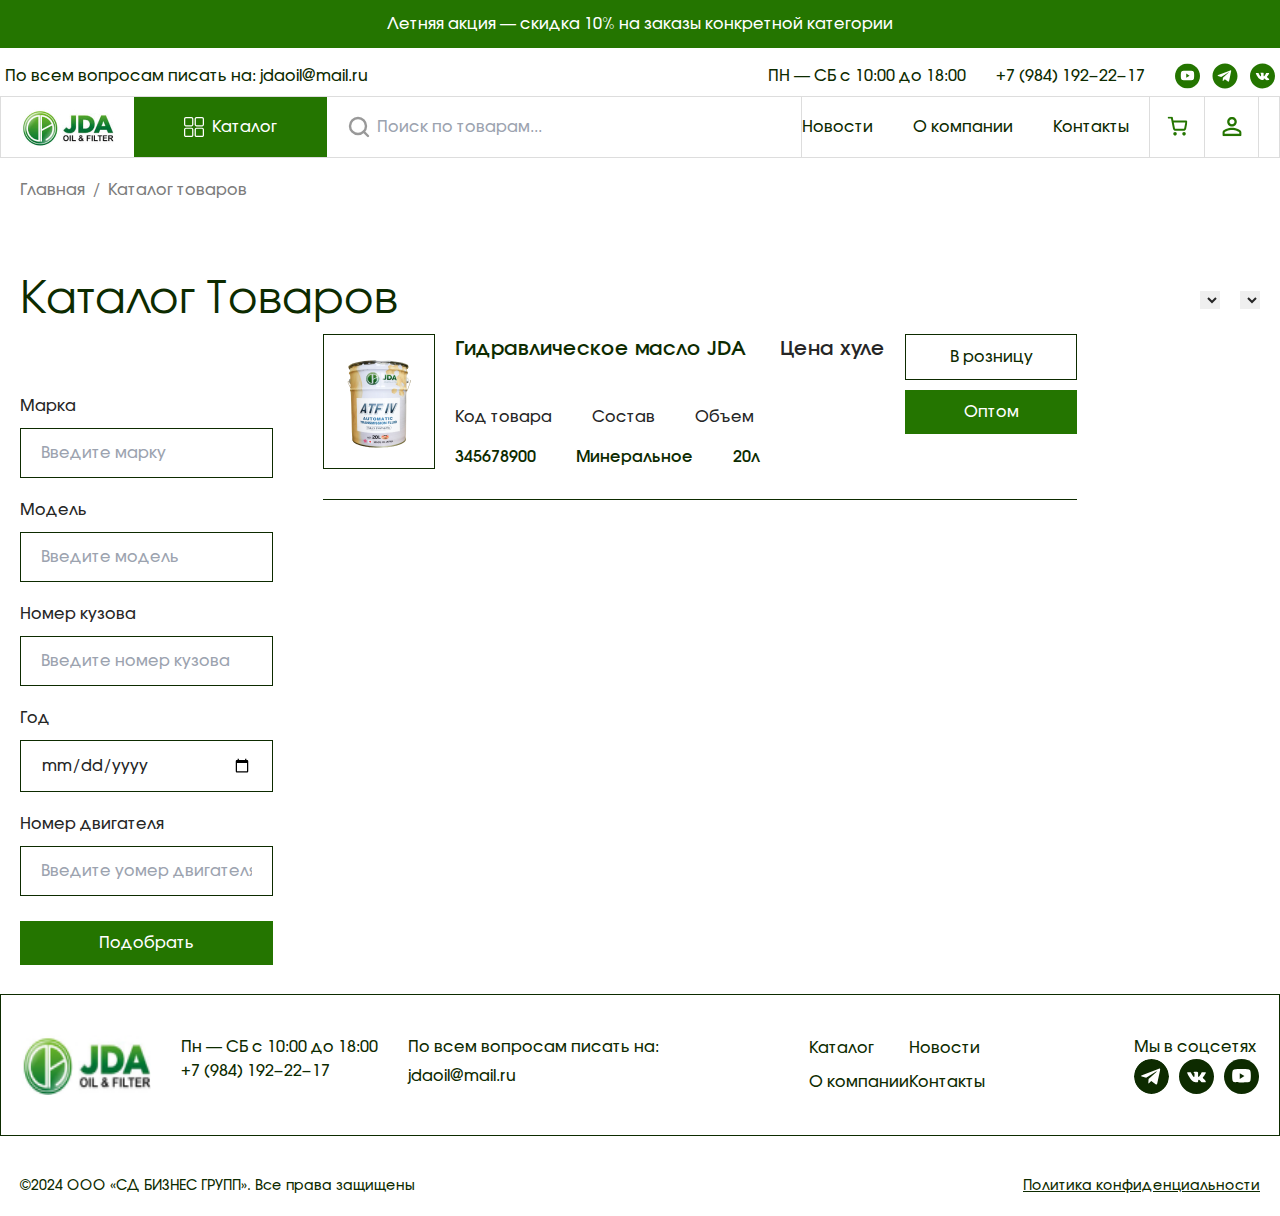
<file: catalog.html>
<!DOCTYPE html>
<html lang="ru">

<head>
    <meta charset="UTF-8">
    <meta name="v50px;rt" content="width=device-width, initial-scale=1.0">
    <title>JDA MARKET</title>
    <link rel="shortcut icon" href="favicon.ico" type="image/x-icon">
    <link rel="stylesheet" href="css/swiper-bundle.min.css">
    <link rel="stylesheet" href="css/animate.css">
    <link rel="stylesheet" href="css/baguetteBox.min.css">
    <link rel=" stylesheet" href="css/main.css">
</head>

<body class="wrapper">
    
    <div>
        <header class="z-10 w-full md-28 transition-colors"> 
            <div class="bg-green py-[12px] md:block sm:hidden hidden">
                <p class="text-white text-center">Летняя акция — скидка 10% на заказы конкретной категории</p>
            </div>


            <div class="md:gap-5 items-center flex-col md:pt-2">
                <div class="relative w-full z-10 flex justify-between gap-5 items-center container md:p-[5px] p-[10px]">
                    <div class="md:block sm:block hidden">
                        <p class="text-dark-green">
                            По всем вопросам писать на: <a href="mailto:jdaoil@mail.ru">
                                jdaoil@mail.ru
                            </a>
                        </p>
                    </div>

                    <a href="/" class="md:hidden sm:hidden block">
                        <img class="object-fill" src="./src/img/logo.jpg" alt="" >                           
                     </a>

                    <div class="flex gap-[30px] items-center">
                        <div class="text-dark-green md:block sm:block hidden">ПН — СБ с 10:00 до 18:00</div>

                        <div class="text-dark-green md:block sm:block hidden">
                            <a href="tel:+79841922217">+7 (984) 192‒22‒17</a>
                        </div>

                        <div class="flex gap-[10px] items-center">
                            <div>
                                <a href="">
                                    <svg width="25" height="26" viewBox="0 0 25 26" fill="none" xmlns="http://www.w3.org/2000/svg">
                                        <g clip-path="url(#clip0_225_1691)">
                                        <path d="M0 13C0 6.09646 5.59646 0.5 12.5 0.5C19.4035 0.5 25 6.09646 25 13C25 19.9035 19.4035 25.5 12.5 25.5C5.59646 25.5 0 19.9035 0 13Z" fill="#247500"/>
                                        <path d="M18.8882 9.19928C18.7348 8.61022 18.283 8.14636 17.7093 7.98891C16.6696 7.70282 12.5002 7.70282 12.5002 7.70282C12.5002 7.70282 8.33068 7.70282 7.29094 7.98891C6.71719 8.14636 6.26537 8.61022 6.11204 9.19928C5.8335 10.2669 5.8335 12.4945 5.8335 12.4945C5.8335 12.4945 5.8335 14.722 6.11204 15.7897C6.26537 16.3788 6.71719 16.8426 7.29094 17.0001C8.33068 17.2862 12.5002 17.2862 12.5002 17.2862C12.5002 17.2862 16.6696 17.2862 17.7093 17.0001C18.283 16.8426 18.7348 16.3788 18.8882 15.7897C19.1668 14.722 19.1668 12.4945 19.1668 12.4945C19.1668 12.4945 19.1668 10.2669 18.8882 9.19928Z" fill="white"/>
                                        <path d="M11.25 14.7859V10.6192L14.5833 12.7026L11.25 14.7859Z" fill="#247500"/>
                                        </g>
                                        <defs>
                                        <clipPath id="clip0_225_1691">
                                        <rect width="25" height="25" fill="white" transform="translate(0 0.5)"/>
                                        </clipPath>
                                        </defs>
                                    </svg>   
                                </a>
                            </div>

                            <div class="">
                                <a href="">
                                    <svg width="30" height="30" viewBox="0 0 30 30" fill="none" xmlns="http://www.w3.org/2000/svg">
                                        <rect width="30" height="30" rx="15" fill="white"/>
                                        <path fill-rule="evenodd" clip-rule="evenodd" d="M2.5 15C2.5 21.9035 8.09646 27.5 15 27.5C21.9035 27.5 27.5 21.9035 27.5 15C27.5 8.09646 21.9035 2.5 15 2.5C8.09646 2.5 2.5 8.09646 2.5 15ZM12.7083 20.0149L12.921 16.8286L18.7171 11.5977C18.9715 11.3719 18.6616 11.2618 18.3239 11.4666L11.1705 15.9796L8.08057 15.0152C7.41328 14.8109 7.40849 14.3524 8.23036 14.0227L20.271 9.37993C20.8209 9.13025 21.3517 9.51202 21.1418 10.3537L19.0913 20.0165C18.9481 20.7032 18.5332 20.8674 17.9583 20.5502L14.8347 18.2424L13.3333 19.7024C13.3286 19.707 13.3239 19.7115 13.3192 19.7161C13.1513 19.8796 13.0123 20.0149 12.7083 20.0149Z" fill="#247500"/>
                                    </svg>
                                </a>
                            </div>

                            <div>
                                <a href="">
                                    <svg width="25" height="26" viewBox="0 0 25 26" fill="none" xmlns="http://www.w3.org/2000/svg">
                                        <path fill-rule="evenodd" clip-rule="evenodd" d="M12.5 0.5C5.59646 0.5 0 6.09646 0 13C0 19.9035 5.59646 25.5 12.5 25.5C19.4035 25.5 25 19.9035 25 13C25 6.09646 19.4035 0.5 12.5 0.5ZM13.5178 16.9459C13.3945 17.0759 13.1539 17.1021 13.1539 17.1021H12.357C12.357 17.1021 10.5988 17.2058 9.05 15.6234C7.36099 13.897 5.86953 10.4716 5.86953 10.4716C5.86953 10.4716 5.78349 10.2469 5.87672 10.1387C5.98172 10.0165 6.26802 10.0088 6.26802 10.0088L8.17286 9.99667C8.17286 9.99667 8.35224 10.0255 8.48068 10.1183C8.58698 10.1951 8.64635 10.3379 8.64635 10.3379C8.64635 10.3379 8.95417 11.1022 9.36172 11.7935C10.158 13.1435 10.5284 13.4386 10.7984 13.294C11.1923 13.0834 11.0742 11.3857 11.0742 11.3857C11.0742 11.3857 11.0814 10.7699 10.876 10.4953C10.7169 10.2828 10.4169 10.2207 10.2845 10.2034C10.1769 10.1893 10.353 9.94479 10.5812 9.83536C10.9242 9.67083 11.5294 9.66125 12.2448 9.66828C12.8024 9.67401 12.9628 9.70797 13.1806 9.75979C13.6861 9.87953 13.6704 10.2633 13.6363 11.0915C13.6261 11.3392 13.6143 11.6266 13.6143 11.9586C13.6143 12.0333 13.6121 12.1128 13.6098 12.1946C13.598 12.6189 13.5844 13.1048 13.8693 13.2857C14.0154 13.3778 14.3721 13.2991 15.2648 11.8114C15.6881 11.106 16.005 10.277 16.005 10.277C16.005 10.277 16.0748 10.1292 16.1824 10.0658C16.2926 10.0011 16.4413 10.021 16.4413 10.021L18.4459 10.0088C18.4459 10.0088 19.0485 9.93776 19.1457 10.2054C19.2481 10.4851 18.9207 11.1393 18.1016 12.2109C17.3246 13.2277 16.9466 13.602 16.9812 13.9331C17.0066 14.175 17.2524 14.3938 17.7241 14.8232C18.7086 15.7206 18.9726 16.1927 19.0359 16.3061C19.0412 16.3155 19.0451 16.3224 19.0479 16.3269C19.4894 17.0458 18.5581 17.1021 18.5581 17.1021L16.7771 17.1265C16.7771 17.1265 16.395 17.2007 15.8916 16.8615C15.6278 16.6839 15.3701 16.3939 15.1247 16.1176C14.7498 15.6957 14.4035 15.306 14.108 15.3981C13.6117 15.553 13.6267 16.6022 13.6267 16.6022C13.6267 16.6022 13.6306 16.8269 13.5178 16.9459Z" fill="#247500"/>
                                    </svg>
                                </a>  
                            </div>
                        </div>
                    </div>
                </div>

                <div class="w-full md:hidden sm:hidden block relative border border-gray">
                    <input class="rounded-md bg-light-gray py-[18px] px-[60px] w-full" type="search" placeholder="Поиск по товарам...">
                    <img src="./src/img/icons/search_gray.svg" alt="Search" class="h-6 w-6 absolute top-1/2 right-3 transform -translate-y-1/2"/>
                </div>

                

                <div class="relative w-full z-10 flex justify-between items-center gap-5 border border-gray">
                    <div class="container__special flex justify-between">                     
                        <div class="flex gap-[20px] items-center md:w-auto w-[200px]">
                            <a href="/" class="md:block sm:block hidden">
                               <img class="object-fill" src="./src/img/logo.jpg" alt="" >                           
                            </a>
                            <button class="bg-green py-[18px] px-[50px] flex gap-[8px] btn__menu">
                                <img class="catalog-button-img-2"
                                    src="./src/img/icons/catelog_white.svg" width="20"
                                    height="20" alt="">
                                <span class="text-white">Каталог</span>
                            </button>
                            <div class="md:flex sm:flex hidden items-center">
                                <div class="relative flex justify-evenly">
                                    <div>
                                        <input class="rounded-md bg-light-gray py-[18px] px-[30px] hidden esm:hidden sm:flex" type="search" placeholder="Поиск по товарам...">
                                    </div>
                                    <div>
                                        <img src="./src/img/icons/search_gray.svg" alt="Search" class="h-6 w-6 absolute top-1/2 left-0 transform -translate-y-1/2"/>
                                    </div>
                                </div>
                            </div>
                        </div>

                        <div class="flex items-center gap-[20px] border-l border-gray">
                            <div class="md:block sm:block hidden">
                                <ul class="flex items-center gap-[40px]">
                                    <li><a href="" class="text-dark-green">Новости</a></li>
                                    <li><a href="" class="text-dark-green">О компании</a></li>
                                    <li><a href="" class="text-dark-green">Контакты</a></li>
                                </ul>
                            </div>

                            <div class="flex">
                                <svg width="55" height="60" viewBox="0 0 55 55" fill="none" xmlns="http://www.w3.org/2000/svg" class=" border-l border-gray">
                                    <g clip-path="url(#clip0_200_307)">
                                    <path d="M25.4998 35.3334C25.9601 35.3334 26.3332 34.9603 26.3332 34.5C26.3332 34.0398 25.9601 33.6667 25.4998 33.6667C25.0396 33.6667 24.6665 34.0398 24.6665 34.5C24.6665 34.9603 25.0396 35.3334 25.4998 35.3334Z" stroke="#247500" stroke-width="2" stroke-linecap="round" stroke-linejoin="round"/>
                                    <path d="M34.6668 35.3334C35.1271 35.3334 35.5002 34.9603 35.5002 34.5C35.5002 34.0398 35.1271 33.6667 34.6668 33.6667C34.2066 33.6667 33.8335 34.0398 33.8335 34.5C33.8335 34.9603 34.2066 35.3334 34.6668 35.3334Z" stroke="#247500" stroke-width="2" stroke-linecap="round" stroke-linejoin="round"/>
                                    <path d="M18.8335 17.8333H22.1668L24.4002 28.9916C24.4764 29.3753 24.6851 29.7199 24.9898 29.9652C25.2945 30.2105 25.6757 30.3408 26.0668 30.3333H34.1668C34.5579 30.3408 34.9392 30.2105 35.2439 29.9652C35.5486 29.7199 35.7573 29.3753 35.8335 28.9916L37.1668 22H23.0002" stroke="#247500" stroke-width="2" stroke-linecap="round" stroke-linejoin="round"/>
                                    </g>
                                    <defs>
                                    <clipPath id="clip0_200_307">
                                    <rect width="20" height="20" fill="white" transform="translate(18 17)"/>
                                    </clipPath>
                                    </defs>
                                </svg>

                                <svg width="55" height="60" viewBox="0 0 55 55" fill="none" xmlns="http://www.w3.org/2000/svg" class="border-r border-l border-gray">
                                    <g clip-path="url(#clip0_200_312)">
                                    <path fill-rule="evenodd" clip-rule="evenodd" d="M28 19.375C29.45 19.375 30.625 20.55 30.625 22C30.625 23.45 29.45 24.625 28 24.625C26.55 24.625 25.375 23.45 25.375 22C25.375 20.55 26.55 19.375 28 19.375ZM28 30.625C31.7125 30.625 35.625 32.45 35.625 33.25V34.625H20.375V33.25C20.375 32.45 24.2875 30.625 28 30.625ZM28 17C25.2375 17 23 19.2375 23 22C23 24.7625 25.2375 27 28 27C30.7625 27 33 24.7625 33 22C33 19.2375 30.7625 17 28 17ZM28 28.25C24.6625 28.25 18 29.925 18 33.25V35.75C18 36.4375 18.5625 37 19.25 37H36.75C37.4375 37 38 36.4375 38 35.75V33.25C38 29.925 31.3375 28.25 28 28.25Z" fill="#247500"/>
                                    </g>
                                    <defs>
                                    <clipPath id="clip0_200_312">
                                    <rect width="20" height="20" fill="white" transform="translate(18 17)"/>
                                    </clipPath>
                                    </defs>
                                </svg>

                               
                                    <div class="btn__menu--mobile items-center gap-10 md:hidden flex clip">
                                        <button class="flex items-center gap-2 pl-10 pr-2 py-1">
                                            <svg class="h-3 w-3" viewBox="0 0 64 48">
                                                <path d="M19,15 L45,15 C70,15 58,-2 49.0177126,7 L19,37"></path>
                                                <path d="M19,24 L45,24 C61.2371586,24 57,49 41,33 L32,24"></path>
                                                <path d="M45,33 L19,33 C-8,33 6,-2 22,14 L45,37"></path>
                                            </svg>
                                        </button>   
                                    </div>
                               
                                    
                                    
                            </div>
                        </div>
                       
                                            
                        <div class="menu overflow-hidden ">
                            <ul class="flex flex-col text-white">
                                <li class="px-4 mb-4"><a
                                        href="#">Все автомобили</a>
                                </li>
                                <li class="px-4 mb-4"><a href="#">Автомобили из Японии</a></li>
                                <li class="px-4 mb-4"><a href="#">Автомобили из Кореи</a></li>
        
                                <li class="px-4 mb-4"><a href="#">Автомобили из Китая</a></li>
                                <li class="px-4 mb-4"><a href="#">О компании</a></li>
                                <li class="px-4 mb-4"><a href="#">Отзывы</a></li>
                                <li class="px-4 mb-4"><a href="#">Новости</a></li>
                                <li class="px-4 mb-4"><a href="#">Контакты</a></li>
                                <li class="px-4 mb-4"><a href="#">Образец договора</a></li>
                                <li class="px-4 mb-4"><p>г. Уссурийск, Тургенева 1-й переулок, 5</p></li>
                            </ul>
                        </div>


                        
                        
                        <div class="mobile-menu w-full">
                            <div class="container flex md:justify-between justify-evenly md:flex-nowrap flex-wrap text-white ">
                                <div>
                                    <ul class="text-gray md:text-base text-xs">

                                        <li class="pb-8 font-bold text-gray text-base">
                                            <a href="">Все автомобили</a>
                                        </li>  
                                        <li class="pb-8 font-bold text-gray text-base">
                                            <a href="">Автомобили из Японии</a>
                                        </li>  
                                        <li class="pb-8 font-bold text-gray text-base">
                                            <a href="">Автомобили из Кореи</a>
                                        </li>  
                                        <li class="pb-8 font-bold text-gray text-base">
                                            <a href="">Автомобили из Китая</a>
                                        </li>  
                                        <li class="pb-8 font-bold text-gray text-base">
                                            <a href="">О компании</a>
                                        </li>  
                                        <li class="pb-8 font-bold text-gray text-base">
                                            <a href="">Отзывы</a>
                                        </li>  
                                        <li class="pb-8 font-bold text-gray text-base">
                                            <a href="">Новости</a>
                                        </li>  
                                        <li class="pb-8 font-bold text-gray text-base">
                                            <a href="">Контакты</a>
                                        </li>  
                                        <li class="pb-8 font-bold text-gray text-base">
                                            <a href="">Образец договора</a>
                                        </li>  
                                        <a href="tel:+79247388555" class="text-black font-bold text-base pb-8">+7 (924) 738‒85‒55</a>
                                        <li class="pb-8 font-bold text-black text-base"><p>г. Уссурийск, Тургенева 1-й переулок, 5</p></li>
                                    </ul>
                                </div>
                            </div>
                        </div>

                    </div>

                    
                </div>

            </div>
        </header>

        <main>
            <h1 class="visually-hidden">Скрытый заголовок</h1>

            <section class="pt-[20px]" data-scroll>      
                <div class="container">
                    <div class="breadcrumb">
                        <ul class="breadcrumb__list flex items-center justify-start gap-2">
                            <li class="breadcrumb__item text-bg-black opacity-60 ">
                                <a href="/" class="font-medium">
                                    Главная
                                </a>
                            </li>
                            <li class="opacity-60 text-bg-black">
                                /
                            </li>
                            <li class="breadcrumb__item">
                                <span class="opacity-60 text-bg-black">Каталог товаров</span>
                            </li>
                        </ul>
                    </div>
                </div>
            </section>  

            <section class="py-[24px]" data-scroll>
                <div class="container pt-[40px]">
                    <div class="flex justify-between items-center ">
                        <div>
                            <h2 class="md:text-[45px] text-[30px] text-dark-green"> Каталог Товаров</h2>
                        </div>

                        <div class="flex flex-row gap-[20px]">
                            <div>
                                <select class="">Цена</select>
                            </div>
                            <div>
                                <select class="">Название</select>
                            </div>
                        </div>
                    </div>
                        
                    <div class="flex flex-row gap-[50px]">
                        <div class="w-1/3">
                            <form action="" class="flex flex-col gap-[20px] md:pt-[60px] pt-[20px]">
                                <div class="flex gap-[10px] flex-col">
                                    <label>Марка</label>
                                    <input class="border border-dark-green py-[12px] px-[20px]" type="text" name="marka" placeholder="Введите марку">
                                </div>
                                <div class="flex gap-[10px] flex-col">
                                    <label>Модель</label>
                                    <input class="border border-dark-green py-[12px] px-[20px]" type="text" name="marka" placeholder="Введите модель">
                                </div>
                                <div class="flex gap-[10px] flex-col">
                                    <label>Номер кузова</label>
                                    <input class="border border-dark-green py-[12px] px-[20px]" type="text" name="marka" placeholder="Введите номер кузова">
                                </div>
                                <div class="flex gap-[10px] flex-col">
                                    <label>Год</label>
                                    <input class="border border-dark-green py-[12px] px-[20px]" type="date" name="marka" placeholder="Введите год">
                                </div>
                                <div class="flex gap-[10px] flex-col">
                                        <label>Номер двигателя</label>
                                    <input class="border border-dark-green py-[12px] px-[20px]" type="text" name="marka" placeholder="Введите yомер двигателя">
                                </div>
                                <div class="my-[5px]">
                                    <button style="width: -webkit-fill-available;" class="p-[10px] md:w-auto w-auto text-center bg-green text-white" type="submit" name="get_maslo">Подобрать</button>
                                </div>
                            </form>
                        </div>

                        <div class="w-10/12">
                            <ul class="flex flex-col gap-[20px]">
                                <li class="flex flex-row gap-[20px] justify-between border-b border-dark-green pb-[30px]">
                                    <div class="border border-dark-green p-[20px]">
                                        <img src="./src/img/main/image 1.png" alt="">
                                    </div>
                                    <div class="flex justify-between flex-col">
                                        <p class="text-dark-green md:text-[20px] text-[16px] font-semibold">Гидравлическое масло JDA</p>
                                        <div class="flex flex-col gap-[16px]">
                                            <ul class="flex flex-row gap-[40px]">
                                                <li>
                                                    Код товара
                                                </li>
                                                <li>
                                                    Состав 
                                                </li>
                                                <li>
                                                    Объем  
                                                </li>
                                            </ul>
                                            <ul class="flex flex-row gap-[40px]">
                                                <li class="text-dark-green font-semibold">
                                                    345678900 
                                                </li>
                                                
                                                <li class="text-dark-green font-semibold">
                                                    Минеральное 
                                                </li>

                                                <li class="text-dark-green font-semibold">
                                                    20л
                                                </li>
                                            </ul>
                                        </div>
                                    </div>
                                    <div>
                                        <p class="font-semibold md:text-[20px] text-[16px]">Цена хуле</p>
                                    </div>
                                    <div class="flex gap-[10px] flex-col">
                                        <button class="h-max w-[172px] p-[10px] text-center border border-dark-green bg-white text-dark-green">В розницу</button>
                                        <button class="h-max w-[172px] p-[10px] text-center bg-green text-white">Оптом</button>
                                    </div>
                                </li>
                            </ul>
                        </div>
                    </div>
                </div>
            </section>
            

        </main>

        <footer class="footer pb-10 pt-10 border border-dark-green">
            <div class="container flex md:justify-between items-center justify-start md:flex-nowrap flex-wrap text-white">
                <div class="flex flex-row gap-[30px] flex-wrap">
                    <a href="/">
                        <img class="m-auto w-[130px] h-[60px] object-fill" src="./src/img/logo.jpg" alt="Logo">
                    </a>
                    <div>
                        <ul class="flex flex-col">
                            <li class="text-dark-green md:text-[16px] text-[12px]">Пн — СБ с 10:00 до 18:00</li>
                            <li><a href="+79841922217" class="text-dark-green md:text-[16px] text-[12px]">+7 (984) 192‒22‒17</a></li>
                        </ul>
                    </div>    
                    <div class="md:block hidden">
                        <ul class="flex flex-col gap-[5px]">
                            <li class="text-dark-green md:text-[16px] text-[12px]">По всем вопросам писать на:</li>
                            <li><a href="mailto:jdaoil@mail.ru" class="text-dark-green md:text-[16px] text-[12px]">jdaoil@mail.ru</a></li>
                        </ul>
                    </div>    
                </div>
                <div class="flex md:flex-row flex-col md:gap-[30px] gap-[0px]">
                    <div>
                        <ul class="flex flex-col md:gap-[10px] gap-[0px]">
                            <li><a href="" class="text-dark-green md:text-[16px] text-[12px]">Каталог</a></li>
                            <li><a href="" class="text-dark-green md:text-[16px] text-[12px]">О компании</a></li>
                        </ul>
                    </div>    
                    <div>
                        <ul class="flex flex-col md:gap-[10px] gap-[0px]">
                            <li><a href="" class="text-dark-green md:text-[16px] text-[12px]">Новости</a></li>
                            <li><a href="" class="text-dark-green md:text-[16px] text-[12px]">Контакты</a></li>
                        </ul>
                    </div>    
                </div>
                <div>
                    <div class="flex flex-col">
                        <p class="md:text-[16px] text-[12px] text-dark-green">
                            Мы в соцсетях
                        </p>
                        <div class="flex gap-[10px]">
                            <svg id="tg_svg" width="35" height="35" viewBox="0 0 35 35" fill="none" xmlns="http://www.w3.org/2000/svg">
                                <g clip-path="url(#clip0_225_1449)">
                                <rect width="35" height="35" rx="17.5" fill="white"/>
                                <path fill-rule="evenodd" clip-rule="evenodd" d="M0 17.5C0 27.165 7.83504 35 17.5 35C27.165 35 35 27.165 35 17.5C35 7.83504 27.165 0 17.5 0C7.83504 0 0 7.83504 0 17.5ZM14.2917 24.5208L14.5894 20.06L22.704 12.7368C23.0601 12.4207 22.6263 12.2665 22.1535 12.5532L12.1387 18.8715L7.8128 17.5213C6.87859 17.2353 6.87189 16.5933 8.02251 16.1318L24.8794 9.63191C25.6493 9.28234 26.3924 9.81682 26.0985 10.9952L23.2278 24.5231C23.0273 25.4844 22.4464 25.7143 21.6417 25.2703L17.2686 22.0394L15.1667 24.0833C15.16 24.0898 15.1535 24.0962 15.1469 24.1026C14.9118 24.3315 14.7173 24.5208 14.2917 24.5208Z" fill="#0D2B00"/>
                                </g>
                                <defs>
                                <clipPath id="clip0_225_1449">
                                <rect width="35" height="35" rx="17.5" fill="white"/>
                                </clipPath>
                                </defs>
                            </svg>

                            <svg id="vk_svg" width="35" height="35" viewBox="0 0 35 35" fill="none" xmlns="http://www.w3.org/2000/svg">
                                <path fill-rule="evenodd" clip-rule="evenodd" d="M17.5 0C7.83504 0 0 7.83504 0 17.5C0 27.165 7.83504 35 17.5 35C27.165 35 35 27.165 35 17.5C35 7.83504 27.165 0 17.5 0ZM18.9249 23.0243C18.7523 23.2062 18.4155 23.243 18.4155 23.243H17.2998C17.2998 23.243 14.8383 23.3882 12.67 21.1728C10.3054 18.7558 8.21734 13.9603 8.21734 13.9603C8.21734 13.9603 8.09689 13.6457 8.22741 13.4942C8.37441 13.3231 8.77523 13.3123 8.77523 13.3123L11.442 13.2953C11.442 13.2953 11.6931 13.3357 11.8729 13.4656C12.0218 13.5731 12.1049 13.773 12.1049 13.773C12.1049 13.773 12.5358 14.8431 13.1064 15.8109C14.2212 17.701 14.7397 18.1141 15.1177 17.9115C15.6692 17.6167 15.5039 15.24 15.5039 15.24C15.5039 15.24 15.514 14.3779 15.2264 13.9934C15.0036 13.6959 14.5836 13.6089 14.3983 13.5848C14.2476 13.5651 14.4942 13.2227 14.8137 13.0695C15.2939 12.8392 16.1412 12.8258 17.1427 12.8356C17.9234 12.8436 18.1479 12.8912 18.4529 12.9637C19.1606 13.1313 19.1385 13.6686 19.0908 14.8281C19.0765 15.1749 19.06 15.5773 19.06 16.0421C19.06 16.1466 19.0569 16.2579 19.0537 16.3725C19.0372 16.9665 19.0182 17.6467 19.417 17.8999C19.6215 18.0289 20.1209 17.9188 21.3708 15.836C21.9633 14.8484 22.407 13.6878 22.407 13.6878C22.407 13.6878 22.5047 13.4808 22.6554 13.3921C22.8096 13.3016 23.0178 13.3294 23.0178 13.3294L25.8243 13.3123C25.8243 13.3123 26.668 13.2129 26.8039 13.5875C26.9473 13.9791 26.489 14.895 25.3423 16.3952C24.2545 17.8187 23.7252 18.3428 23.7738 18.8063C23.8093 19.145 24.1534 19.4513 24.8137 20.0525C26.192 21.3088 26.5616 21.9697 26.6503 22.1285C26.6577 22.1417 26.6631 22.1514 26.667 22.1577C27.2851 23.1641 25.9814 23.243 25.9814 23.243L23.488 23.277C23.488 23.277 22.953 23.381 22.2482 22.906C21.8789 22.6574 21.5181 22.2514 21.1746 21.8646C20.6497 21.274 20.165 20.7285 19.7512 20.8573C19.0563 21.0742 19.0773 22.5431 19.0773 22.5431C19.0773 22.5431 19.0828 22.8576 18.9249 23.0243Z" fill="#0D2B00"/>
                            </svg>
                            
                            <svg id="youtube_svg" width="35" height="35" viewBox="0 0 35 35" fill="none" xmlns="http://www.w3.org/2000/svg">
                                <g clip-path="url(#clip0_225_1390)">
                                <path d="M0.000488281 17.5C0.000488281 7.83504 7.83553 0 17.5005 0C27.1654 0 35.0005 7.83504 35.0005 17.5C35.0005 27.165 27.1654 35 17.5005 35C7.83553 35 0.000488281 27.165 0.000488281 17.5Z" fill="#0D2B00"/>
                                <path d="M26.4436 12.179C26.2289 11.3543 25.5963 10.7049 24.7932 10.4845C23.3376 10.084 17.5003 10.084 17.5003 10.084C17.5003 10.084 11.6631 10.084 10.2074 10.4845C9.40417 10.7049 8.77162 11.3543 8.55695 12.179C8.16699 13.6737 8.16699 16.7923 8.16699 16.7923C8.16699 16.7923 8.16699 19.9108 8.55695 21.4056C8.77162 22.2303 9.40417 22.8797 10.2074 23.1002C11.6631 23.5007 17.5003 23.5006 17.5003 23.5006C17.5003 23.5006 23.3376 23.5007 24.7932 23.1002C25.5963 22.8797 26.2289 22.2303 26.4436 21.4056C26.8337 19.9108 26.8337 16.7923 26.8337 16.7923C26.8337 16.7923 26.8337 13.6737 26.4436 12.179Z" fill="white"/>
                                <path d="M15.7505 20.0003V14.167L20.4172 17.0837L15.7505 20.0003Z" fill="#0D2B00"/>
                                </g>
                                <defs>
                                <clipPath id="clip0_225_1390">
                                <rect width="35" height="35" fill="white"/>
                                </clipPath>
                                </defs>
                            </svg>       
                        </div>
                    </div>
                </div>
            </div>
        </footer>
        <div class="pb-[20px]">
            <div class="container">
                <div class="flex items-center justify-between text-gray md:flex-row pt-10 flex-col">
                    <div class="md:text-sm text-xs text-dark-green">
                        ©2024 ООО «СД БИЗНЕС ГРУПП». Все права защищены
                    </div>
                    <a href="" class="md:text-sm text-xs underline text-dark-green">
                        Политика конфиденциальности
                    </a>
                </div>    
            </div>
        </div>
    <script src="js/swiper-bundle.min.js"></script>
    <script src="js/smoothscroll.js"></script>
    <script src="js/wow.js"></script>
    <script src="js/baguettebox.js"></script>
    <script type="module" src="js/main.js"></script>
</body>

</html>
</file>
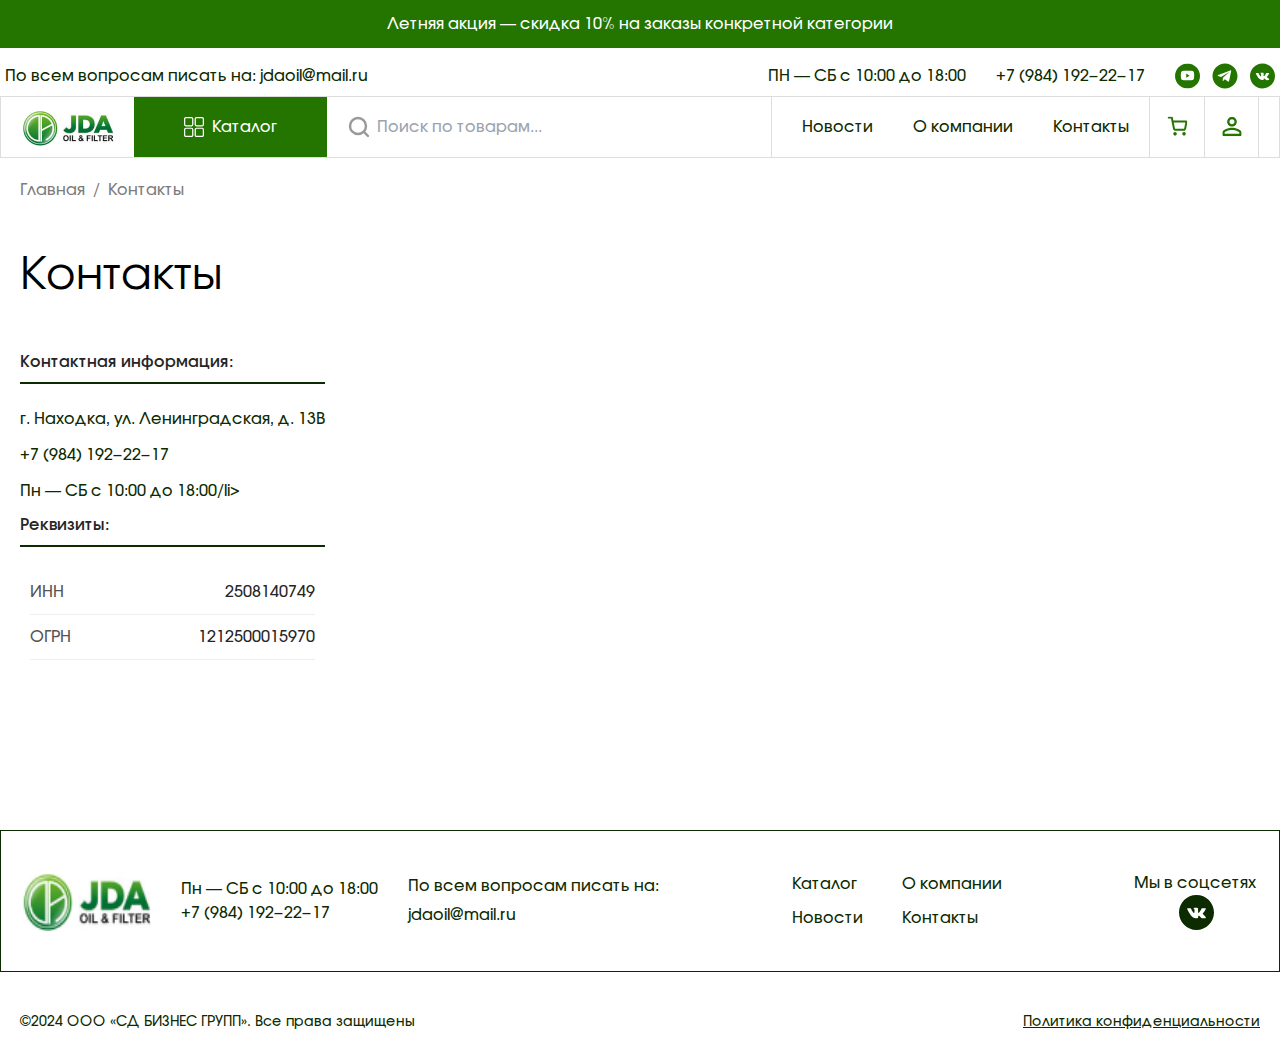
<file: contact.html>
<!DOCTYPE html>
<html lang="ru">

<head>
    <meta charset="UTF-8">
    <meta name="viewport" content="width=device-width, initial-scale=1.0">
    <title>JDA MARKET</title>
    <link rel="shortcut icon" href="favicon.png" type="image/x-icon">
    <link rel="stylesheet" href="css/swiper-bundle.min.css">
    <link rel="stylesheet" href="css/animate.css">
    <link rel="stylesheet" href="css/baguetteBox.min.css">
    <link rel=" stylesheet" href="css/main.css">
</head>

<body class="wrapper">
    
    <div>
        <header class="z-10 w-full md-28 transition-colors"> 
            <div class="bg-green py-[12px] md:block sm:hidden hidden">
                <p class="text-white text-center">Летняя акция — скидка 10% на заказы конкретной категории</p>
            </div>


            <div class="md:gap-5 items-center flex-col md:pt-2">
                <div class="relative w-full z-10 flex justify-between gap-5 items-center container md:p-[5px] p-[10px]">
                    <div class="md:block sm:block hidden">
                        <p class="text-dark-green">
                            По всем вопросам писать на: <a href="mailto:jdaoil@mail.ru">
                                jdaoil@mail.ru
                            </a>
                        </p>
                    </div>                  

                    <a href="/" class="md:hidden sm:hidden block">
                        <img class="object-fill" src="./src/img/logo.jpg" alt="" >                           
                     </a>

                    <div class="flex gap-[30px] items-center">
                        <div class="text-dark-green md:block sm:block hidden">ПН — СБ с 10:00 до 18:00</div>

                        <div class="text-dark-green md:block sm:block hidden">
                            <a href="tel:+79841922217" class="list-disc">+7 (984) 192‒22‒17</a>
                        </div>

                        <div class="flex gap-[10px] items-center">
                            <div class="md:scale-100 scale-125">
                                <a href="">
                                    <svg width="25" height="26" viewBox="0 0 25 26" fill="none" xmlns="http://www.w3.org/2000/svg">
                                        <g clip-path="url(#clip0_225_1691)">
                                        <path d="M0 13C0 6.09646 5.59646 0.5 12.5 0.5C19.4035 0.5 25 6.09646 25 13C25 19.9035 19.4035 25.5 12.5 25.5C5.59646 25.5 0 19.9035 0 13Z" fill="#247500"/>
                                        <path d="M18.8882 9.19928C18.7348 8.61022 18.283 8.14636 17.7093 7.98891C16.6696 7.70282 12.5002 7.70282 12.5002 7.70282C12.5002 7.70282 8.33068 7.70282 7.29094 7.98891C6.71719 8.14636 6.26537 8.61022 6.11204 9.19928C5.8335 10.2669 5.8335 12.4945 5.8335 12.4945C5.8335 12.4945 5.8335 14.722 6.11204 15.7897C6.26537 16.3788 6.71719 16.8426 7.29094 17.0001C8.33068 17.2862 12.5002 17.2862 12.5002 17.2862C12.5002 17.2862 16.6696 17.2862 17.7093 17.0001C18.283 16.8426 18.7348 16.3788 18.8882 15.7897C19.1668 14.722 19.1668 12.4945 19.1668 12.4945C19.1668 12.4945 19.1668 10.2669 18.8882 9.19928Z" fill="white"/>
                                        <path d="M11.25 14.7859V10.6192L14.5833 12.7026L11.25 14.7859Z" fill="#247500"/>
                                        </g>
                                        <defs>
                                        <clipPath id="clip0_225_1691">
                                        <rect width="25" height="25" fill="white" transform="translate(0 0.5)"/>
                                        </clipPath>
                                        </defs>
                                    </svg>   
                                </a>
                            </div>

                            <div class="md:scale-100 scale-125">
                                <a href="">
                                    <svg width="30" height="30" viewBox="0 0 30 30" fill="none" xmlns="http://www.w3.org/2000/svg">
                                        <rect width="30" height="30" rx="15" fill="white"/>
                                        <path fill-rule="evenodd" clip-rule="evenodd" d="M2.5 15C2.5 21.9035 8.09646 27.5 15 27.5C21.9035 27.5 27.5 21.9035 27.5 15C27.5 8.09646 21.9035 2.5 15 2.5C8.09646 2.5 2.5 8.09646 2.5 15ZM12.7083 20.0149L12.921 16.8286L18.7171 11.5977C18.9715 11.3719 18.6616 11.2618 18.3239 11.4666L11.1705 15.9796L8.08057 15.0152C7.41328 14.8109 7.40849 14.3524 8.23036 14.0227L20.271 9.37993C20.8209 9.13025 21.3517 9.51202 21.1418 10.3537L19.0913 20.0165C18.9481 20.7032 18.5332 20.8674 17.9583 20.5502L14.8347 18.2424L13.3333 19.7024C13.3286 19.707 13.3239 19.7115 13.3192 19.7161C13.1513 19.8796 13.0123 20.0149 12.7083 20.0149Z" fill="#247500"/>
                                    </svg>
                                </a>
                            </div>

                            <div class="md:scale-100 scale-125">
                                <a href="">
                                    <svg width="25" height="26" viewBox="0 0 25 26" fill="none" xmlns="http://www.w3.org/2000/svg">
                                        <path fill-rule="evenodd" clip-rule="evenodd" d="M12.5 0.5C5.59646 0.5 0 6.09646 0 13C0 19.9035 5.59646 25.5 12.5 25.5C19.4035 25.5 25 19.9035 25 13C25 6.09646 19.4035 0.5 12.5 0.5ZM13.5178 16.9459C13.3945 17.0759 13.1539 17.1021 13.1539 17.1021H12.357C12.357 17.1021 10.5988 17.2058 9.05 15.6234C7.36099 13.897 5.86953 10.4716 5.86953 10.4716C5.86953 10.4716 5.78349 10.2469 5.87672 10.1387C5.98172 10.0165 6.26802 10.0088 6.26802 10.0088L8.17286 9.99667C8.17286 9.99667 8.35224 10.0255 8.48068 10.1183C8.58698 10.1951 8.64635 10.3379 8.64635 10.3379C8.64635 10.3379 8.95417 11.1022 9.36172 11.7935C10.158 13.1435 10.5284 13.4386 10.7984 13.294C11.1923 13.0834 11.0742 11.3857 11.0742 11.3857C11.0742 11.3857 11.0814 10.7699 10.876 10.4953C10.7169 10.2828 10.4169 10.2207 10.2845 10.2034C10.1769 10.1893 10.353 9.94479 10.5812 9.83536C10.9242 9.67083 11.5294 9.66125 12.2448 9.66828C12.8024 9.67401 12.9628 9.70797 13.1806 9.75979C13.6861 9.87953 13.6704 10.2633 13.6363 11.0915C13.6261 11.3392 13.6143 11.6266 13.6143 11.9586C13.6143 12.0333 13.6121 12.1128 13.6098 12.1946C13.598 12.6189 13.5844 13.1048 13.8693 13.2857C14.0154 13.3778 14.3721 13.2991 15.2648 11.8114C15.6881 11.106 16.005 10.277 16.005 10.277C16.005 10.277 16.0748 10.1292 16.1824 10.0658C16.2926 10.0011 16.4413 10.021 16.4413 10.021L18.4459 10.0088C18.4459 10.0088 19.0485 9.93776 19.1457 10.2054C19.2481 10.4851 18.9207 11.1393 18.1016 12.2109C17.3246 13.2277 16.9466 13.602 16.9812 13.9331C17.0066 14.175 17.2524 14.3938 17.7241 14.8232C18.7086 15.7206 18.9726 16.1927 19.0359 16.3061C19.0412 16.3155 19.0451 16.3224 19.0479 16.3269C19.4894 17.0458 18.5581 17.1021 18.5581 17.1021L16.7771 17.1265C16.7771 17.1265 16.395 17.2007 15.8916 16.8615C15.6278 16.6839 15.3701 16.3939 15.1247 16.1176C14.7498 15.6957 14.4035 15.306 14.108 15.3981C13.6117 15.553 13.6267 16.6022 13.6267 16.6022C13.6267 16.6022 13.6306 16.8269 13.5178 16.9459Z" fill="#247500"/>
                                    </svg>
                                </a>  
                            </div>
                        </div>
                    </div>
                </div>

                <div class="w-full md:hidden sm:hidden block relative border border-gray">
                    <input class="rounded-md bg-light-gray py-[18px] px-[60px] w-full" type="search" placeholder="Поиск...">
                    <img src="./src/img/icons/search_gray.svg" alt="Search" class="h-6 w-6 absolute top-1/2 left-5 transform -translate-y-1/2"/>
                </div>

                

                <div class="relative w-full z-10 flex justify-between items-center gap-5 border border-gray">
                    <div class="container__special flex justify-between">                     
                        <div class="flex gap-[20px] items-center md:w-auto w-[200px]" style="width: -webkit-fill-available;">
                            <a href="/" class="md:block sm:block hidden">
                               <img class="object-fill" src="./src/img/logo.jpg" alt="" >                           
                            </a>
                            <button class="bg-green py-[18px] px-[50px] flex gap-[8px] btn__menu">
                                <img class="catalog-button-img-2"
                                    src="./src/img/icons/catelog_white.svg" width="20"
                                    height="20" alt="">
                                <span class="text-white">Каталог</span>
                            </button>
                            <div class="md:flex sm:flex hidden items-center">
                                <div class="relative flex justify-evenly">
                                    <div>
                                        <input class="rounded-md bg-light-gray py-[18px] px-[30px] hidden esm:hidden sm:flex" type="search" placeholder="Поиск по товарам...">
                                    </div>
                                    <div>
                                        <img src="./src/img/icons/search_gray.svg" alt="Search" class="h-6 w-6 absolute top-1/2 left-0 transform -translate-y-1/2"/>
                                    </div>
                                </div>
                            </div>
                        </div>

                        <div class="flex items-center gap-[20px] border-l border-gray">
                            <div class="md:block sm:block hidden ml-[30px]">
                                <ul class="flex items-center gap-[40px]">
                                    <li><a href="" class="text-dark-green">Новости</a></li>
                                    <li class="w-max"><a href="" class="text-dark-green">О компании</a></li>
                                    <li><a href="" class="text-dark-green">Контакты</a></li>
                                </ul>
                            </div>

                            <div class="flex">
                                <svg width="55" height="60" viewBox="0 0 55 55" fill="none" xmlns="http://www.w3.org/2000/svg" class=" border-l border-gray">
                                    <g clip-path="url(#clip0_200_307)">
                                    <path d="M25.4998 35.3334C25.9601 35.3334 26.3332 34.9603 26.3332 34.5C26.3332 34.0398 25.9601 33.6667 25.4998 33.6667C25.0396 33.6667 24.6665 34.0398 24.6665 34.5C24.6665 34.9603 25.0396 35.3334 25.4998 35.3334Z" stroke="#247500" stroke-width="2" stroke-linecap="round" stroke-linejoin="round"/>
                                    <path d="M34.6668 35.3334C35.1271 35.3334 35.5002 34.9603 35.5002 34.5C35.5002 34.0398 35.1271 33.6667 34.6668 33.6667C34.2066 33.6667 33.8335 34.0398 33.8335 34.5C33.8335 34.9603 34.2066 35.3334 34.6668 35.3334Z" stroke="#247500" stroke-width="2" stroke-linecap="round" stroke-linejoin="round"/>
                                    <path d="M18.8335 17.8333H22.1668L24.4002 28.9916C24.4764 29.3753 24.6851 29.7199 24.9898 29.9652C25.2945 30.2105 25.6757 30.3408 26.0668 30.3333H34.1668C34.5579 30.3408 34.9392 30.2105 35.2439 29.9652C35.5486 29.7199 35.7573 29.3753 35.8335 28.9916L37.1668 22H23.0002" stroke="#247500" stroke-width="2" stroke-linecap="round" stroke-linejoin="round"/>
                                    </g>
                                    <defs>
                                    <clipPath id="clip0_200_307">
                                    <rect width="20" height="20" fill="white" transform="translate(18 17)"/>
                                    </clipPath>
                                    </defs>
                                </svg>

                                <button class="btn_lk">
                                    <svg width="55" height="60" viewBox="0 0 55 55" fill="none" xmlns="http://www.w3.org/2000/svg" class="border-r border-l border-gray">
                                        <g clip-path="url(#clip0_200_312)">
                                            <path fill-rule="evenodd" clip-rule="evenodd" d="M28 19.375C29.45 19.375 30.625 20.55 30.625 22C30.625 23.45 29.45 24.625 28 24.625C26.55 24.625 25.375 23.45 25.375 22C25.375 20.55 26.55 19.375 28 19.375ZM28 30.625C31.7125 30.625 35.625 32.45 35.625 33.25V34.625H20.375V33.25C20.375 32.45 24.2875 30.625 28 30.625ZM28 17C25.2375 17 23 19.2375 23 22C23 24.7625 25.2375 27 28 27C30.7625 27 33 24.7625 33 22C33 19.2375 30.7625 17 28 17ZM28 28.25C24.6625 28.25 18 29.925 18 33.25V35.75C18 36.4375 18.5625 37 19.25 37H36.75C37.4375 37 38 36.4375 38 35.75V33.25C38 29.925 31.3375 28.25 28 28.25Z" fill="#247500"/>
                                        </g>
                                        <defs>
                                            <clipPath id="clip0_200_312">
                                                <rect width="20" height="20" fill="white" transform="translate(18 17)"/>
                                            </clipPath>
                                        </defs>
                                    </svg>
                                    <div class="modal_lk" style="box-shadow: 0px 4px 17px 0px rgba(0, 0, 0, 0.1);">
                                        <ul class="modal_list">
                                            <a href="popup1" class="text-black text-base hover:text-green transition-all popup-link">Войти</a>
                                            <a href="popup2" class="text-black text-base hover:text-green transition-all popup-link">Зарегистрироваться</a>
                                        </ul>
                                    </div>
                                </button>

                               
                                    <div class="btn__menu--mobile items-center gap-10 md:hidden flex clip">
                                        <button class="flex items-center gap-2 pl-10 pr-2 py-1">
                                            <svg class="h-3 w-3" viewBox="0 0 64 48">
                                                <path d="M19,15 L45,15 C70,15 58,-2 49.0177126,7 L19,37"></path>
                                                <path d="M19,24 L45,24 C61.2371586,24 57,49 41,33 L32,24"></path>
                                                <path d="M45,33 L19,33 C-8,33 6,-2 22,14 L45,37"></path>
                                            </svg>
                                        </button>   
                                    </div>
                               
                                    
                                    
                            </div>
                        </div>

                        <div class="mobile-menu w-full">
                            <ul class="text-dark-green text-base ">
                                <li class="pb-[15px]">
                                    <a href="/">
                                        <img class="w-[124px] h-[60px]" src="./src/img/logo.jpg" alt="Logo">
                                    </a>
                                </li>
                                <li class="pb-[15px]"><a href="" class="text-dark-green text-[16px]">Каталог</a></li>
                                <li class="pb-[15px]"><a href="" class="text-dark-green text-[16px]">О компании</a></li>
                                <li class="pb-[15px]"><a href="" class="text-dark-green text-[16px]">Новости</a></li>
                                <li class="pb-[15px]"><a href="" class="text-dark-green text-[16px]">Контакты</a></li>

                                <li class="text-dark-green text-[16px] pb-[15px]">Пн — СБ с 10:00 до 18:00</li>
                                <li class="pb-[15px]"><a href="+79841922217" class="text-dark-green text-[16px]">+7 (984) 192‒22‒17</a></li>

                                <div class="flex flex-col pb-[15px]">
                                    <p class="text-[16px] text-dark-green pb-[15px]">
                                        Мы в соцсетях
                                    </p>
                                    <div class="flex gap-[10px]">
                                        <svg id="tg_svg" width="35" height="35" viewBox="0 0 35 35" fill="none" xmlns="http://www.w3.org/2000/svg">
                                            <g clip-path="url(#clip0_225_1449)">
                                            <rect width="35" height="35" rx="17.5" fill="white"/>
                                            <path fill-rule="evenodd" clip-rule="evenodd" d="M0 17.5C0 27.165 7.83504 35 17.5 35C27.165 35 35 27.165 35 17.5C35 7.83504 27.165 0 17.5 0C7.83504 0 0 7.83504 0 17.5ZM14.2917 24.5208L14.5894 20.06L22.704 12.7368C23.0601 12.4207 22.6263 12.2665 22.1535 12.5532L12.1387 18.8715L7.8128 17.5213C6.87859 17.2353 6.87189 16.5933 8.02251 16.1318L24.8794 9.63191C25.6493 9.28234 26.3924 9.81682 26.0985 10.9952L23.2278 24.5231C23.0273 25.4844 22.4464 25.7143 21.6417 25.2703L17.2686 22.0394L15.1667 24.0833C15.16 24.0898 15.1535 24.0962 15.1469 24.1026C14.9118 24.3315 14.7173 24.5208 14.2917 24.5208Z" fill="#0D2B00"/>
                                            </g>
                                            <defs>
                                            <clipPath id="clip0_225_1449">
                                            <rect width="35" height="35" rx="17.5" fill="white"/>
                                            </clipPath>
                                            </defs>
                                        </svg>
            
                                        <svg id="vk_svg" width="35" height="35" viewBox="0 0 35 35" fill="none" xmlns="http://www.w3.org/2000/svg">
                                            <path fill-rule="evenodd" clip-rule="evenodd" d="M17.5 0C7.83504 0 0 7.83504 0 17.5C0 27.165 7.83504 35 17.5 35C27.165 35 35 27.165 35 17.5C35 7.83504 27.165 0 17.5 0ZM18.9249 23.0243C18.7523 23.2062 18.4155 23.243 18.4155 23.243H17.2998C17.2998 23.243 14.8383 23.3882 12.67 21.1728C10.3054 18.7558 8.21734 13.9603 8.21734 13.9603C8.21734 13.9603 8.09689 13.6457 8.22741 13.4942C8.37441 13.3231 8.77523 13.3123 8.77523 13.3123L11.442 13.2953C11.442 13.2953 11.6931 13.3357 11.8729 13.4656C12.0218 13.5731 12.1049 13.773 12.1049 13.773C12.1049 13.773 12.5358 14.8431 13.1064 15.8109C14.2212 17.701 14.7397 18.1141 15.1177 17.9115C15.6692 17.6167 15.5039 15.24 15.5039 15.24C15.5039 15.24 15.514 14.3779 15.2264 13.9934C15.0036 13.6959 14.5836 13.6089 14.3983 13.5848C14.2476 13.5651 14.4942 13.2227 14.8137 13.0695C15.2939 12.8392 16.1412 12.8258 17.1427 12.8356C17.9234 12.8436 18.1479 12.8912 18.4529 12.9637C19.1606 13.1313 19.1385 13.6686 19.0908 14.8281C19.0765 15.1749 19.06 15.5773 19.06 16.0421C19.06 16.1466 19.0569 16.2579 19.0537 16.3725C19.0372 16.9665 19.0182 17.6467 19.417 17.8999C19.6215 18.0289 20.1209 17.9188 21.3708 15.836C21.9633 14.8484 22.407 13.6878 22.407 13.6878C22.407 13.6878 22.5047 13.4808 22.6554 13.3921C22.8096 13.3016 23.0178 13.3294 23.0178 13.3294L25.8243 13.3123C25.8243 13.3123 26.668 13.2129 26.8039 13.5875C26.9473 13.9791 26.489 14.895 25.3423 16.3952C24.2545 17.8187 23.7252 18.3428 23.7738 18.8063C23.8093 19.145 24.1534 19.4513 24.8137 20.0525C26.192 21.3088 26.5616 21.9697 26.6503 22.1285C26.6577 22.1417 26.6631 22.1514 26.667 22.1577C27.2851 23.1641 25.9814 23.243 25.9814 23.243L23.488 23.277C23.488 23.277 22.953 23.381 22.2482 22.906C21.8789 22.6574 21.5181 22.2514 21.1746 21.8646C20.6497 21.274 20.165 20.7285 19.7512 20.8573C19.0563 21.0742 19.0773 22.5431 19.0773 22.5431C19.0773 22.5431 19.0828 22.8576 18.9249 23.0243Z" fill="#0D2B00"/>
                                        </svg>
                                        
                                        <svg id="youtube_svg" width="35" height="35" viewBox="0 0 35 35" fill="none" xmlns="http://www.w3.org/2000/svg">
                                            <g clip-path="url(#clip0_225_1390)">
                                            <path d="M0.000488281 17.5C0.000488281 7.83504 7.83553 0 17.5005 0C27.1654 0 35.0005 7.83504 35.0005 17.5C35.0005 27.165 27.1654 35 17.5005 35C7.83553 35 0.000488281 27.165 0.000488281 17.5Z" fill="#0D2B00"/>
                                            <path d="M26.4436 12.179C26.2289 11.3543 25.5963 10.7049 24.7932 10.4845C23.3376 10.084 17.5003 10.084 17.5003 10.084C17.5003 10.084 11.6631 10.084 10.2074 10.4845C9.40417 10.7049 8.77162 11.3543 8.55695 12.179C8.16699 13.6737 8.16699 16.7923 8.16699 16.7923C8.16699 16.7923 8.16699 19.9108 8.55695 21.4056C8.77162 22.2303 9.40417 22.8797 10.2074 23.1002C11.6631 23.5007 17.5003 23.5006 17.5003 23.5006C17.5003 23.5006 23.3376 23.5007 24.7932 23.1002C25.5963 22.8797 26.2289 22.2303 26.4436 21.4056C26.8337 19.9108 26.8337 16.7923 26.8337 16.7923C26.8337 16.7923 26.8337 13.6737 26.4436 12.179Z" fill="white"/>
                                            <path d="M15.7505 20.0003V14.167L20.4172 17.0837L15.7505 20.0003Z" fill="#0D2B00"/>
                                            </g>
                                            <defs>
                                            <clipPath id="clip0_225_1390">
                                            <rect width="35" height="35" fill="white"/>
                                            </clipPath>
                                            </defs>
                                        </svg>       
                                    </div>
                                </div>


                                <li class="text-dark-green text-[16px] pb-[15px]">По всем вопросам писать на:</li>
                                <li><a href="mailto:jdaoil@mail.ru" class="text-dark-green text-[16px] pb-[15px]">jdaoil@mail.ru</a></li>


                            </ul>                  
                        </div>

                    </div>

                    
                </div>

            </div>
        </header>

        <main>
            <h1 class="visually-hidden">Скрытый заголовок</h1>

            <section class="pt-[20px]" data-scroll>      
                <div class="container">
                    <div class="breadcrumb">
                        <ul class="breadcrumb__list flex items-center justify-start gap-2">
                            <li class="breadcrumb__item text-bg-black opacity-60 ">
                                <a href="/" class="font-medium">
                                    Главная
                                </a>
                            </li>
                            <li class="opacity-60 text-bg-black">
                                /
                            </li>
                            <li class="opacity-60 text-bg-black">
                                <a href="/" class="font-medium">
                                    Контакты
                                </a>
                            </li>
                        </ul>
                    </div>
                </div>
            </section>  

            <section class="section__map">
                <div class="container">
                    <h2 class="md:text-[45px] text-[30px] text-black">
                        Контакты
                    </h2>

                    <div class="md:pt-[40px] pt-[20px] contact__map flex md:flex-row flex-col gap-[40px]">
                        <script type="text/javascript" charset="utf-8" async src="https://api-maps.yandex.ru/services/constructor/1.0/js/?um=constructor%3A4996b586c219a113a4f8647c2e7f76dfcc84f0e18ec889c1d6e8310351515af8&amp;width=700&amp;height=432&amp;lang=ru_RU&amp;scroll=true"></script>                                           
                        <div class="flex flex-col gap-[10px]">
                           <p class="text-base font-semibold pb-[10px] mb-[13px] text-line">Контактная информация:</p>
                           <ul class="flex flex-col gap-[12px]">
                                <li class="text-base text-dark-green"> г. Находка, ул. Ленинградская, д. 13В</li>
                                <li class="text-base text-dark-green">+7 (984) 192‒22‒17</li>
                                <li class="text-base text-dark-green">  Пн — СБ с 10:00 до 18:00/li>
                           </ul>

                           <p class="text-base font-semibold pb-[10px] mb-[13px] text-line">Реквизиты:</p>
                           <ul class="single-list" style="width: -webkit-fill-available;">
                            <li><p>ИНН</p><span>2508140749</span></li>
                            <li><p>ОГРН</p><span>1212500015970</span></li>
                        </ul>
                        </div>
                    </div>
                </div>
            </section>
            
          
        </main>

          <footer class="footer pb-10 pt-10 border border-dark-green">
            <div class="container flex md:justify-between md:items-center items-start justify-start text-white md:flex-row flex-col md:gap-0 gap-[30px]">
                <div class="flex flex-row gap-[30px] flex-wrap items-center">
                    <a href="/">
                        <img class="m-auto w-[130px] h-[60px] object-fill" src="./src/img/logo.jpg" alt="Logo">
                    </a>
                    <div>
                        <ul class="flex flex-col">
                            <li class="text-dark-green md:text-[16px] text-[12px]">Пн — СБ с 10:00 до 18:00</li>
                            <li><a href="+79841922217" class="text-dark-green md:text-[16px] text-[12px]">+7 (984) 192‒22‒17</a></li>
                        </ul>
                    </div>    
                    <div class="md:block hidden">
                        <ul class="flex flex-col gap-[5px]">
                            <li class="text-dark-green md:text-[16px] text-[12px]">По всем вопросам писать на:</li>
                            <li><a href="mailto:jdaoil@mail.ru" class="text-dark-green md:text-[16px] text-[12px]">jdaoil@mail.ru</a></li>
                        </ul>
                    </div>    
                </div>
                <div class="flex md:flex-col md:gap-[0px] flex-row gap-[30px]">
                   
                        <ul class="md:gap-[10px] gap-[0px] grid md:grid-cols-2 grid-cols-1">
                            <li><a href="" class="text-dark-green md:text-[16px] text-[12px]">Каталог</a></li>
                            <li><a href="" class="text-dark-green md:text-[16px] text-[12px]">О компании</a></li>
                            <li><a href="" class="text-dark-green md:text-[16px] text-[12px]">Новости</a></li>
                            <li><a href="" class="text-dark-green md:text-[16px] text-[12px]">Контакты</a></li>
                        </ul>

                        <div class="md:hidden block">
                            <div class="flex flex-col">
                                <p class="md:text-[16px] text-[12px] text-dark-green">
                                    Мы в соцсетях
                                </p>
                                <div class="flex gap-[10px]">
                                    <svg id="tg_svg" width="35" height="35" viewBox="0 0 35 35" fill="none" xmlns="http://www.w3.org/2000/svg">
                                        <g clip-path="url(#clip0_225_1449)">
                                        <rect width="35" height="35" rx="17.5" fill="white"/>
                                        <path fill-rule="evenodd" clip-rule="evenodd" d="M0 17.5C0 27.165 7.83504 35 17.5 35C27.165 35 35 27.165 35 17.5C35 7.83504 27.165 0 17.5 0C7.83504 0 0 7.83504 0 17.5ZM14.2917 24.5208L14.5894 20.06L22.704 12.7368C23.0601 12.4207 22.6263 12.2665 22.1535 12.5532L12.1387 18.8715L7.8128 17.5213C6.87859 17.2353 6.87189 16.5933 8.02251 16.1318L24.8794 9.63191C25.6493 9.28234 26.3924 9.81682 26.0985 10.9952L23.2278 24.5231C23.0273 25.4844 22.4464 25.7143 21.6417 25.2703L17.2686 22.0394L15.1667 24.0833C15.16 24.0898 15.1535 24.0962 15.1469 24.1026C14.9118 24.3315 14.7173 24.5208 14.2917 24.5208Z" fill="#0D2B00"/>
                                        </g>
                                        <defs>
                                        <clipPath id="clip0_225_1449">
                                        <rect width="35" height="35" rx="17.5" fill="white"/>
                                        </clipPath>
                                        </defs>
                                    </svg>
        
                                    <svg id="vk_svg" width="35" height="35" viewBox="0 0 35 35" fill="none" xmlns="http://www.w3.org/2000/svg">
                                        <path fill-rule="evenodd" clip-rule="evenodd" d="M17.5 0C7.83504 0 0 7.83504 0 17.5C0 27.165 7.83504 35 17.5 35C27.165 35 35 27.165 35 17.5C35 7.83504 27.165 0 17.5 0ZM18.9249 23.0243C18.7523 23.2062 18.4155 23.243 18.4155 23.243H17.2998C17.2998 23.243 14.8383 23.3882 12.67 21.1728C10.3054 18.7558 8.21734 13.9603 8.21734 13.9603C8.21734 13.9603 8.09689 13.6457 8.22741 13.4942C8.37441 13.3231 8.77523 13.3123 8.77523 13.3123L11.442 13.2953C11.442 13.2953 11.6931 13.3357 11.8729 13.4656C12.0218 13.5731 12.1049 13.773 12.1049 13.773C12.1049 13.773 12.5358 14.8431 13.1064 15.8109C14.2212 17.701 14.7397 18.1141 15.1177 17.9115C15.6692 17.6167 15.5039 15.24 15.5039 15.24C15.5039 15.24 15.514 14.3779 15.2264 13.9934C15.0036 13.6959 14.5836 13.6089 14.3983 13.5848C14.2476 13.5651 14.4942 13.2227 14.8137 13.0695C15.2939 12.8392 16.1412 12.8258 17.1427 12.8356C17.9234 12.8436 18.1479 12.8912 18.4529 12.9637C19.1606 13.1313 19.1385 13.6686 19.0908 14.8281C19.0765 15.1749 19.06 15.5773 19.06 16.0421C19.06 16.1466 19.0569 16.2579 19.0537 16.3725C19.0372 16.9665 19.0182 17.6467 19.417 17.8999C19.6215 18.0289 20.1209 17.9188 21.3708 15.836C21.9633 14.8484 22.407 13.6878 22.407 13.6878C22.407 13.6878 22.5047 13.4808 22.6554 13.3921C22.8096 13.3016 23.0178 13.3294 23.0178 13.3294L25.8243 13.3123C25.8243 13.3123 26.668 13.2129 26.8039 13.5875C26.9473 13.9791 26.489 14.895 25.3423 16.3952C24.2545 17.8187 23.7252 18.3428 23.7738 18.8063C23.8093 19.145 24.1534 19.4513 24.8137 20.0525C26.192 21.3088 26.5616 21.9697 26.6503 22.1285C26.6577 22.1417 26.6631 22.1514 26.667 22.1577C27.2851 23.1641 25.9814 23.243 25.9814 23.243L23.488 23.277C23.488 23.277 22.953 23.381 22.2482 22.906C21.8789 22.6574 21.5181 22.2514 21.1746 21.8646C20.6497 21.274 20.165 20.7285 19.7512 20.8573C19.0563 21.0742 19.0773 22.5431 19.0773 22.5431C19.0773 22.5431 19.0828 22.8576 18.9249 23.0243Z" fill="#0D2B00"/>
                                    </svg>
                                    
                                    <svg id="youtube_svg" width="35" height="35" viewBox="0 0 35 35" fill="none" xmlns="http://www.w3.org/2000/svg">
                                        <g clip-path="url(#clip0_225_1390)">
                                        <path d="M0.000488281 17.5C0.000488281 7.83504 7.83553 0 17.5005 0C27.1654 0 35.0005 7.83504 35.0005 17.5C35.0005 27.165 27.1654 35 17.5005 35C7.83553 35 0.000488281 27.165 0.000488281 17.5Z" fill="#0D2B00"/>
                                        <path d="M26.4436 12.179C26.2289 11.3543 25.5963 10.7049 24.7932 10.4845C23.3376 10.084 17.5003 10.084 17.5003 10.084C17.5003 10.084 11.6631 10.084 10.2074 10.4845C9.40417 10.7049 8.77162 11.3543 8.55695 12.179C8.16699 13.6737 8.16699 16.7923 8.16699 16.7923C8.16699 16.7923 8.16699 19.9108 8.55695 21.4056C8.77162 22.2303 9.40417 22.8797 10.2074 23.1002C11.6631 23.5007 17.5003 23.5006 17.5003 23.5006C17.5003 23.5006 23.3376 23.5007 24.7932 23.1002C25.5963 22.8797 26.2289 22.2303 26.4436 21.4056C26.8337 19.9108 26.8337 16.7923 26.8337 16.7923C26.8337 16.7923 26.8337 13.6737 26.4436 12.179Z" fill="white"/>
                                        <path d="M15.7505 20.0003V14.167L20.4172 17.0837L15.7505 20.0003Z" fill="#0D2B00"/>
                                        </g>
                                        <defs>
                                        <clipPath id="clip0_225_1390">
                                        <rect width="35" height="35" fill="white"/>
                                        </clipPath>
                                        </defs>
                                    </svg>       
                                </div>
                            </div>
                        </div>
                   
                </div>
                <div class="md:block hidden">
                    <div class="flex flex-col">
                        <p class="md:text-[16px] text-[12px] text-dark-green">
                            Мы в соцсетях
                        </p>
                        <div class="flex gap-[10px]">
                            <svg id="tg_svg" width="35" height="35" viewBox="0 0 35 35" fill="none" xmlns="http://www.w3.org/2000/svg">
                                <g clip-path="url(#clip0_225_1449)">
                                <rect width="35" height="35" rx="17.5" fill="white"/>
                                <path fill-rule="evenodd" clip-rule="evenodd" d="M0 17.5C0 27.165 7.83504 35 17.5 35C27.165 35 35 27.165 35 17.5C35 7.83504 27.165 0 17.5 0C7.83504 0 0 7.83504 0 17.5ZM14.2917 24.5208L14.5894 20.06L22.704 12.7368C23.0601 12.4207 22.6263 12.2665 22.1535 12.5532L12.1387 18.8715L7.8128 17.5213C6.87859 17.2353 6.87189 16.5933 8.02251 16.1318L24.8794 9.63191C25.6493 9.28234 26.3924 9.81682 26.0985 10.9952L23.2278 24.5231C23.0273 25.4844 22.4464 25.7143 21.6417 25.2703L17.2686 22.0394L15.1667 24.0833C15.16 24.0898 15.1535 24.0962 15.1469 24.1026C14.9118 24.3315 14.7173 24.5208 14.2917 24.5208Z" fill="#0D2B00"/>
                                </g>
                                <defs>
                                <clipPath id="clip0_225_1449">
                                <rect width="35" height="35" rx="17.5" fill="white"/>
                                </clipPath>
                                </defs>
                            </svg>

                            <svg id="vk_svg" width="35" height="35" viewBox="0 0 35 35" fill="none" xmlns="http://www.w3.org/2000/svg">
                                <path fill-rule="evenodd" clip-rule="evenodd" d="M17.5 0C7.83504 0 0 7.83504 0 17.5C0 27.165 7.83504 35 17.5 35C27.165 35 35 27.165 35 17.5C35 7.83504 27.165 0 17.5 0ZM18.9249 23.0243C18.7523 23.2062 18.4155 23.243 18.4155 23.243H17.2998C17.2998 23.243 14.8383 23.3882 12.67 21.1728C10.3054 18.7558 8.21734 13.9603 8.21734 13.9603C8.21734 13.9603 8.09689 13.6457 8.22741 13.4942C8.37441 13.3231 8.77523 13.3123 8.77523 13.3123L11.442 13.2953C11.442 13.2953 11.6931 13.3357 11.8729 13.4656C12.0218 13.5731 12.1049 13.773 12.1049 13.773C12.1049 13.773 12.5358 14.8431 13.1064 15.8109C14.2212 17.701 14.7397 18.1141 15.1177 17.9115C15.6692 17.6167 15.5039 15.24 15.5039 15.24C15.5039 15.24 15.514 14.3779 15.2264 13.9934C15.0036 13.6959 14.5836 13.6089 14.3983 13.5848C14.2476 13.5651 14.4942 13.2227 14.8137 13.0695C15.2939 12.8392 16.1412 12.8258 17.1427 12.8356C17.9234 12.8436 18.1479 12.8912 18.4529 12.9637C19.1606 13.1313 19.1385 13.6686 19.0908 14.8281C19.0765 15.1749 19.06 15.5773 19.06 16.0421C19.06 16.1466 19.0569 16.2579 19.0537 16.3725C19.0372 16.9665 19.0182 17.6467 19.417 17.8999C19.6215 18.0289 20.1209 17.9188 21.3708 15.836C21.9633 14.8484 22.407 13.6878 22.407 13.6878C22.407 13.6878 22.5047 13.4808 22.6554 13.3921C22.8096 13.3016 23.0178 13.3294 23.0178 13.3294L25.8243 13.3123C25.8243 13.3123 26.668 13.2129 26.8039 13.5875C26.9473 13.9791 26.489 14.895 25.3423 16.3952C24.2545 17.8187 23.7252 18.3428 23.7738 18.8063C23.8093 19.145 24.1534 19.4513 24.8137 20.0525C26.192 21.3088 26.5616 21.9697 26.6503 22.1285C26.6577 22.1417 26.6631 22.1514 26.667 22.1577C27.2851 23.1641 25.9814 23.243 25.9814 23.243L23.488 23.277C23.488 23.277 22.953 23.381 22.2482 22.906C21.8789 22.6574 21.5181 22.2514 21.1746 21.8646C20.6497 21.274 20.165 20.7285 19.7512 20.8573C19.0563 21.0742 19.0773 22.5431 19.0773 22.5431C19.0773 22.5431 19.0828 22.8576 18.9249 23.0243Z" fill="#0D2B00"/>
                            </svg>
                            
                            <svg id="youtube_svg" width="35" height="35" viewBox="0 0 35 35" fill="none" xmlns="http://www.w3.org/2000/svg">
                                <g clip-path="url(#clip0_225_1390)">
                                <path d="M0.000488281 17.5C0.000488281 7.83504 7.83553 0 17.5005 0C27.1654 0 35.0005 7.83504 35.0005 17.5C35.0005 27.165 27.1654 35 17.5005 35C7.83553 35 0.000488281 27.165 0.000488281 17.5Z" fill="#0D2B00"/>
                                <path d="M26.4436 12.179C26.2289 11.3543 25.5963 10.7049 24.7932 10.4845C23.3376 10.084 17.5003 10.084 17.5003 10.084C17.5003 10.084 11.6631 10.084 10.2074 10.4845C9.40417 10.7049 8.77162 11.3543 8.55695 12.179C8.16699 13.6737 8.16699 16.7923 8.16699 16.7923C8.16699 16.7923 8.16699 19.9108 8.55695 21.4056C8.77162 22.2303 9.40417 22.8797 10.2074 23.1002C11.6631 23.5007 17.5003 23.5006 17.5003 23.5006C17.5003 23.5006 23.3376 23.5007 24.7932 23.1002C25.5963 22.8797 26.2289 22.2303 26.4436 21.4056C26.8337 19.9108 26.8337 16.7923 26.8337 16.7923C26.8337 16.7923 26.8337 13.6737 26.4436 12.179Z" fill="white"/>
                                <path d="M15.7505 20.0003V14.167L20.4172 17.0837L15.7505 20.0003Z" fill="#0D2B00"/>
                                </g>
                                <defs>
                                <clipPath id="clip0_225_1390">
                                <rect width="35" height="35" fill="white"/>
                                </clipPath>
                                </defs>
                            </svg>       
                        </div>
                    </div>
                </div>

                <div class="md:hidden block">
                    <ul class="flex flex-col gap-[5px]">
                        <li class="text-dark-green md:text-[16px] text-[12px]">По всем вопросам писать на:</li>
                        <li><a href="mailto:jdaoil@mail.ru" class="text-dark-green md:text-[16px] text-[12px]">jdaoil@mail.ru</a></li>
                    </ul>
                </div>    
            </div>
        </footer>
        <div class="pb-[20px]">
            <div class="container">
                <div class="flex items-center justify-between text-gray md:flex-row pt-10 flex-col">
                    <div class="md:text-sm text-xs text-dark-green">
                        ©2024 ООО «СД БИЗНЕС ГРУПП». Все права защищены
                    </div>
                    <a href="" class="md:text-sm text-xs underline text-dark-green">
                        Политика конфиденциальности
                    </a>
                </div>    
            </div>
        </div>
    <script src="js/swiper-bundle.min.js"></script>
    <script src="js/smoothscroll.js"></script>
    <script src="js/wow.js"></script>
    <script src="js/baguettebox.js"></script>
    <script type="module" src="js/main.js"></script>
</body>

</html>
</file>
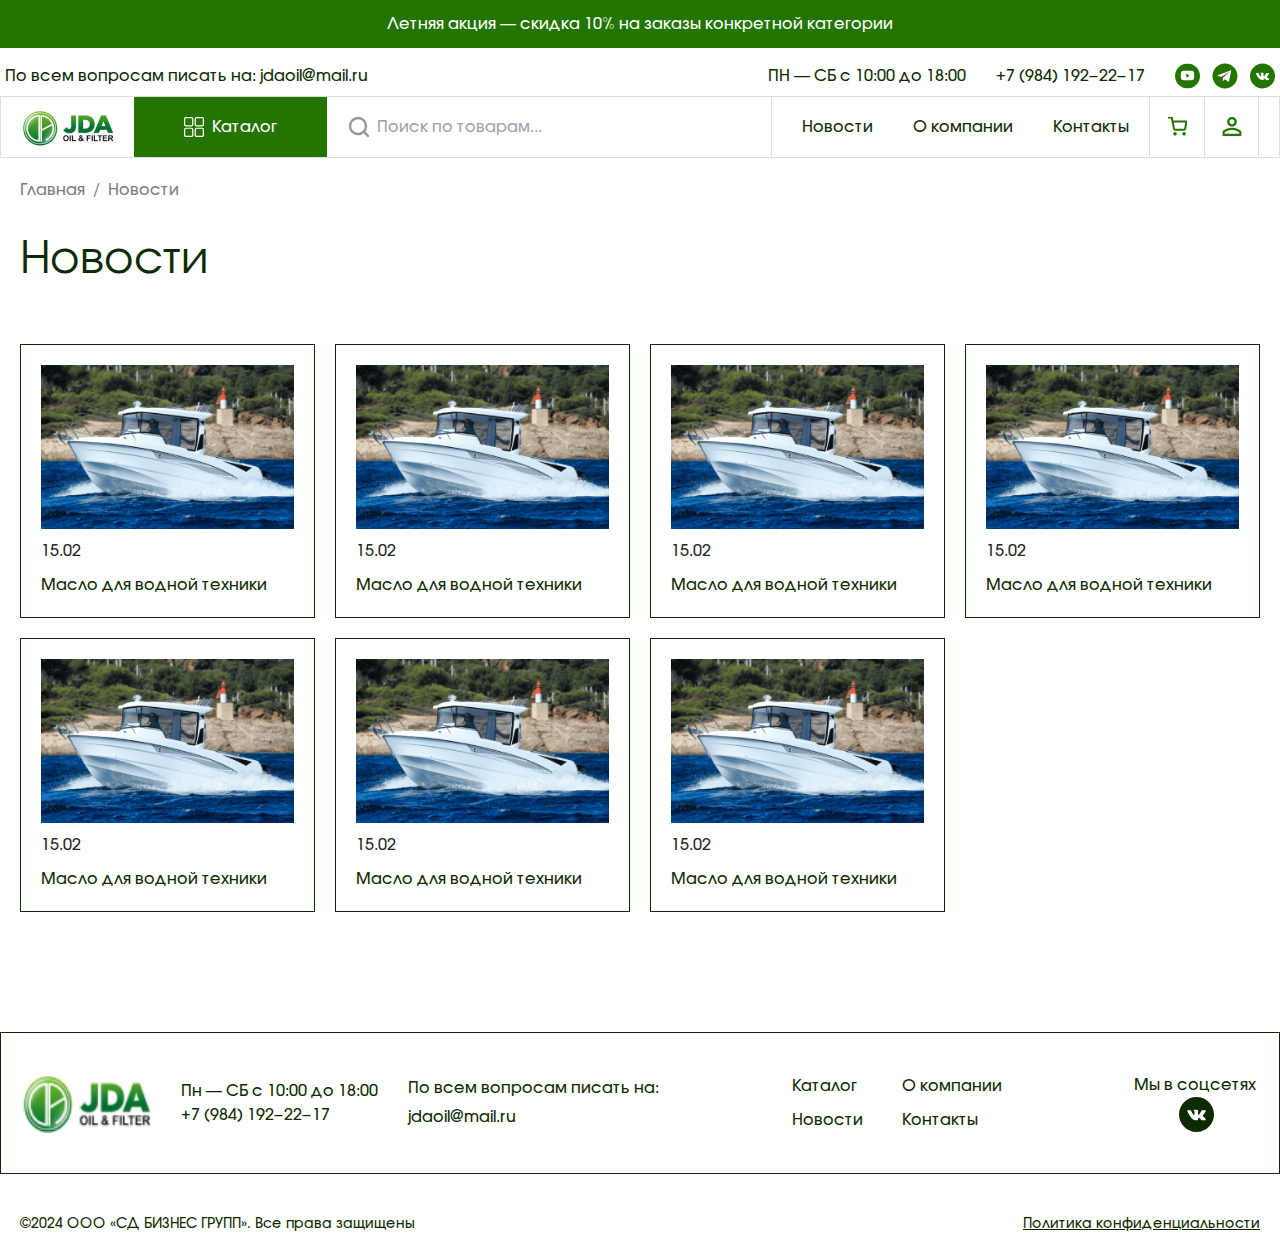
<file: news.html>
<!DOCTYPE html>
<html lang="ru">

<head>
    <meta charset="UTF-8">
    <meta name="viewport" content="width=device-width, initial-scale=1.0">
    <title>JDA MARKET</title>
    <link rel="shortcut icon" href="favicon.png" type="image/x-icon">
    <link rel="stylesheet" href="css/swiper-bundle.min.css">
    <link rel="stylesheet" href="css/animate.css">
    <link rel="stylesheet" href="css/baguetteBox.min.css">
    <link rel=" stylesheet" href="css/main.css">
</head>

<body class="wrapper">
    
    <div>
        <header class="z-10 w-full md-28 transition-colors"> 
            <div class="bg-green py-[12px] md:block sm:hidden hidden">
                <p class="text-white text-center">Летняя акция — скидка 10% на заказы конкретной категории</p>
            </div>


            <div class="md:gap-5 items-center flex-col md:pt-2">
                <div class="relative w-full z-10 flex justify-between gap-5 items-center container md:p-[5px] p-[10px]">
                    <div class="md:block sm:block hidden">
                        <p class="text-dark-green">
                            По всем вопросам писать на: <a href="mailto:jdaoil@mail.ru">
                                jdaoil@mail.ru
                            </a>
                        </p>
                    </div>                  

                    <a href="/" class="md:hidden sm:hidden block">
                        <img class="object-fill" src="./src/img/logo.jpg" alt="" >                           
                     </a>

                    <div class="flex gap-[30px] items-center">
                        <div class="text-dark-green md:block sm:block hidden">ПН — СБ с 10:00 до 18:00</div>

                        <div class="text-dark-green md:block sm:block hidden">
                            <a href="tel:+79841922217" class="list-disc">+7 (984) 192‒22‒17</a>
                        </div>

                        <div class="flex gap-[10px] items-center">
                            <div class="md:scale-100 scale-125">
                                <a href="">
                                    <svg width="25" height="26" viewBox="0 0 25 26" fill="none" xmlns="http://www.w3.org/2000/svg">
                                        <g clip-path="url(#clip0_225_1691)">
                                        <path d="M0 13C0 6.09646 5.59646 0.5 12.5 0.5C19.4035 0.5 25 6.09646 25 13C25 19.9035 19.4035 25.5 12.5 25.5C5.59646 25.5 0 19.9035 0 13Z" fill="#247500"/>
                                        <path d="M18.8882 9.19928C18.7348 8.61022 18.283 8.14636 17.7093 7.98891C16.6696 7.70282 12.5002 7.70282 12.5002 7.70282C12.5002 7.70282 8.33068 7.70282 7.29094 7.98891C6.71719 8.14636 6.26537 8.61022 6.11204 9.19928C5.8335 10.2669 5.8335 12.4945 5.8335 12.4945C5.8335 12.4945 5.8335 14.722 6.11204 15.7897C6.26537 16.3788 6.71719 16.8426 7.29094 17.0001C8.33068 17.2862 12.5002 17.2862 12.5002 17.2862C12.5002 17.2862 16.6696 17.2862 17.7093 17.0001C18.283 16.8426 18.7348 16.3788 18.8882 15.7897C19.1668 14.722 19.1668 12.4945 19.1668 12.4945C19.1668 12.4945 19.1668 10.2669 18.8882 9.19928Z" fill="white"/>
                                        <path d="M11.25 14.7859V10.6192L14.5833 12.7026L11.25 14.7859Z" fill="#247500"/>
                                        </g>
                                        <defs>
                                        <clipPath id="clip0_225_1691">
                                        <rect width="25" height="25" fill="white" transform="translate(0 0.5)"/>
                                        </clipPath>
                                        </defs>
                                    </svg>   
                                </a>
                            </div>

                            <div class="md:scale-100 scale-125">
                                <a href="">
                                    <svg width="30" height="30" viewBox="0 0 30 30" fill="none" xmlns="http://www.w3.org/2000/svg">
                                        <rect width="30" height="30" rx="15" fill="white"/>
                                        <path fill-rule="evenodd" clip-rule="evenodd" d="M2.5 15C2.5 21.9035 8.09646 27.5 15 27.5C21.9035 27.5 27.5 21.9035 27.5 15C27.5 8.09646 21.9035 2.5 15 2.5C8.09646 2.5 2.5 8.09646 2.5 15ZM12.7083 20.0149L12.921 16.8286L18.7171 11.5977C18.9715 11.3719 18.6616 11.2618 18.3239 11.4666L11.1705 15.9796L8.08057 15.0152C7.41328 14.8109 7.40849 14.3524 8.23036 14.0227L20.271 9.37993C20.8209 9.13025 21.3517 9.51202 21.1418 10.3537L19.0913 20.0165C18.9481 20.7032 18.5332 20.8674 17.9583 20.5502L14.8347 18.2424L13.3333 19.7024C13.3286 19.707 13.3239 19.7115 13.3192 19.7161C13.1513 19.8796 13.0123 20.0149 12.7083 20.0149Z" fill="#247500"/>
                                    </svg>
                                </a>
                            </div>

                            <div class="md:scale-100 scale-125">
                                <a href="">
                                    <svg width="25" height="26" viewBox="0 0 25 26" fill="none" xmlns="http://www.w3.org/2000/svg">
                                        <path fill-rule="evenodd" clip-rule="evenodd" d="M12.5 0.5C5.59646 0.5 0 6.09646 0 13C0 19.9035 5.59646 25.5 12.5 25.5C19.4035 25.5 25 19.9035 25 13C25 6.09646 19.4035 0.5 12.5 0.5ZM13.5178 16.9459C13.3945 17.0759 13.1539 17.1021 13.1539 17.1021H12.357C12.357 17.1021 10.5988 17.2058 9.05 15.6234C7.36099 13.897 5.86953 10.4716 5.86953 10.4716C5.86953 10.4716 5.78349 10.2469 5.87672 10.1387C5.98172 10.0165 6.26802 10.0088 6.26802 10.0088L8.17286 9.99667C8.17286 9.99667 8.35224 10.0255 8.48068 10.1183C8.58698 10.1951 8.64635 10.3379 8.64635 10.3379C8.64635 10.3379 8.95417 11.1022 9.36172 11.7935C10.158 13.1435 10.5284 13.4386 10.7984 13.294C11.1923 13.0834 11.0742 11.3857 11.0742 11.3857C11.0742 11.3857 11.0814 10.7699 10.876 10.4953C10.7169 10.2828 10.4169 10.2207 10.2845 10.2034C10.1769 10.1893 10.353 9.94479 10.5812 9.83536C10.9242 9.67083 11.5294 9.66125 12.2448 9.66828C12.8024 9.67401 12.9628 9.70797 13.1806 9.75979C13.6861 9.87953 13.6704 10.2633 13.6363 11.0915C13.6261 11.3392 13.6143 11.6266 13.6143 11.9586C13.6143 12.0333 13.6121 12.1128 13.6098 12.1946C13.598 12.6189 13.5844 13.1048 13.8693 13.2857C14.0154 13.3778 14.3721 13.2991 15.2648 11.8114C15.6881 11.106 16.005 10.277 16.005 10.277C16.005 10.277 16.0748 10.1292 16.1824 10.0658C16.2926 10.0011 16.4413 10.021 16.4413 10.021L18.4459 10.0088C18.4459 10.0088 19.0485 9.93776 19.1457 10.2054C19.2481 10.4851 18.9207 11.1393 18.1016 12.2109C17.3246 13.2277 16.9466 13.602 16.9812 13.9331C17.0066 14.175 17.2524 14.3938 17.7241 14.8232C18.7086 15.7206 18.9726 16.1927 19.0359 16.3061C19.0412 16.3155 19.0451 16.3224 19.0479 16.3269C19.4894 17.0458 18.5581 17.1021 18.5581 17.1021L16.7771 17.1265C16.7771 17.1265 16.395 17.2007 15.8916 16.8615C15.6278 16.6839 15.3701 16.3939 15.1247 16.1176C14.7498 15.6957 14.4035 15.306 14.108 15.3981C13.6117 15.553 13.6267 16.6022 13.6267 16.6022C13.6267 16.6022 13.6306 16.8269 13.5178 16.9459Z" fill="#247500"/>
                                    </svg>
                                </a>  
                            </div>
                        </div>
                    </div>
                </div>

                <div class="w-full md:hidden sm:hidden block relative border border-gray">
                    <input class="rounded-md bg-light-gray py-[18px] px-[60px] w-full" type="search" placeholder="Поиск...">
                    <img src="./src/img/icons/search_gray.svg" alt="Search" class="h-6 w-6 absolute top-1/2 left-5 transform -translate-y-1/2"/>
                </div>

                

                <div class="relative w-full z-10 flex justify-between items-center gap-5 border border-gray">
                    <div class="container__special flex justify-between">                     
                        <div class="flex gap-[20px] items-center md:w-auto w-[200px]" style="width: -webkit-fill-available;">
                            <a href="/" class="md:block sm:block hidden">
                               <img class="object-fill" src="./src/img/logo.jpg" alt="" >                           
                            </a>
                            <button class="bg-green py-[18px] px-[50px] flex gap-[8px] btn__menu">
                                <img class="catalog-button-img-2"
                                    src="./src/img/icons/catelog_white.svg" width="20"
                                    height="20" alt="">
                                <span class="text-white">Каталог</span>
                            </button>
                            <div class="md:flex sm:flex hidden items-center">
                                <div class="relative flex justify-evenly">
                                    <div>
                                        <input class="rounded-md bg-light-gray py-[18px] px-[30px] hidden esm:hidden sm:flex" type="search" placeholder="Поиск по товарам...">
                                    </div>
                                    <div>
                                        <img src="./src/img/icons/search_gray.svg" alt="Search" class="h-6 w-6 absolute top-1/2 left-0 transform -translate-y-1/2"/>
                                    </div>
                                </div>
                            </div>
                        </div>

                        <div class="flex items-center gap-[20px] border-l border-gray">
                            <div class="md:block sm:block hidden ml-[30px]">
                                <ul class="flex items-center gap-[40px]">
                                    <li><a href="" class="text-dark-green">Новости</a></li>
                                    <li class="w-max"><a href="" class="text-dark-green">О компании</a></li>
                                    <li><a href="" class="text-dark-green">Контакты</a></li>
                                </ul>
                            </div>

                            <div class="flex">
                                <svg width="55" height="60" viewBox="0 0 55 55" fill="none" xmlns="http://www.w3.org/2000/svg" class=" border-l border-gray">
                                    <g clip-path="url(#clip0_200_307)">
                                    <path d="M25.4998 35.3334C25.9601 35.3334 26.3332 34.9603 26.3332 34.5C26.3332 34.0398 25.9601 33.6667 25.4998 33.6667C25.0396 33.6667 24.6665 34.0398 24.6665 34.5C24.6665 34.9603 25.0396 35.3334 25.4998 35.3334Z" stroke="#247500" stroke-width="2" stroke-linecap="round" stroke-linejoin="round"/>
                                    <path d="M34.6668 35.3334C35.1271 35.3334 35.5002 34.9603 35.5002 34.5C35.5002 34.0398 35.1271 33.6667 34.6668 33.6667C34.2066 33.6667 33.8335 34.0398 33.8335 34.5C33.8335 34.9603 34.2066 35.3334 34.6668 35.3334Z" stroke="#247500" stroke-width="2" stroke-linecap="round" stroke-linejoin="round"/>
                                    <path d="M18.8335 17.8333H22.1668L24.4002 28.9916C24.4764 29.3753 24.6851 29.7199 24.9898 29.9652C25.2945 30.2105 25.6757 30.3408 26.0668 30.3333H34.1668C34.5579 30.3408 34.9392 30.2105 35.2439 29.9652C35.5486 29.7199 35.7573 29.3753 35.8335 28.9916L37.1668 22H23.0002" stroke="#247500" stroke-width="2" stroke-linecap="round" stroke-linejoin="round"/>
                                    </g>
                                    <defs>
                                    <clipPath id="clip0_200_307">
                                    <rect width="20" height="20" fill="white" transform="translate(18 17)"/>
                                    </clipPath>
                                    </defs>
                                </svg>

                                <button class="btn_lk">
                                    <svg width="55" height="60" viewBox="0 0 55 55" fill="none" xmlns="http://www.w3.org/2000/svg" class="border-r border-l border-gray">
                                        <g clip-path="url(#clip0_200_312)">
                                            <path fill-rule="evenodd" clip-rule="evenodd" d="M28 19.375C29.45 19.375 30.625 20.55 30.625 22C30.625 23.45 29.45 24.625 28 24.625C26.55 24.625 25.375 23.45 25.375 22C25.375 20.55 26.55 19.375 28 19.375ZM28 30.625C31.7125 30.625 35.625 32.45 35.625 33.25V34.625H20.375V33.25C20.375 32.45 24.2875 30.625 28 30.625ZM28 17C25.2375 17 23 19.2375 23 22C23 24.7625 25.2375 27 28 27C30.7625 27 33 24.7625 33 22C33 19.2375 30.7625 17 28 17ZM28 28.25C24.6625 28.25 18 29.925 18 33.25V35.75C18 36.4375 18.5625 37 19.25 37H36.75C37.4375 37 38 36.4375 38 35.75V33.25C38 29.925 31.3375 28.25 28 28.25Z" fill="#247500"/>
                                        </g>
                                        <defs>
                                            <clipPath id="clip0_200_312">
                                                <rect width="20" height="20" fill="white" transform="translate(18 17)"/>
                                            </clipPath>
                                        </defs>
                                    </svg>
                                    <div class="modal_lk" style="box-shadow: 0px 4px 17px 0px rgba(0, 0, 0, 0.1);">
                                        <ul class="modal_list">
                                            <a href="popup1" class="text-black text-base hover:text-green transition-all popup-link">Войти</a>
                                            <a href="popup2" class="text-black text-base hover:text-green transition-all popup-link">Зарегистрироваться</a>
                                        </ul>
                                    </div>
                                </button>

                               
                                    <div class="btn__menu--mobile items-center gap-10 md:hidden flex clip">
                                        <button class="flex items-center gap-2 pl-10 pr-2 py-1">
                                            <svg class="h-3 w-3" viewBox="0 0 64 48">
                                                <path d="M19,15 L45,15 C70,15 58,-2 49.0177126,7 L19,37"></path>
                                                <path d="M19,24 L45,24 C61.2371586,24 57,49 41,33 L32,24"></path>
                                                <path d="M45,33 L19,33 C-8,33 6,-2 22,14 L45,37"></path>
                                            </svg>
                                        </button>   
                                    </div>
                               
                                    
                                    
                            </div>
                        </div>

                        <div class="mobile-menu w-full">
                            <ul class="text-dark-green text-base ">
                                <li class="pb-[15px]">
                                    <a href="/">
                                        <img class="w-[124px] h-[60px]" src="./src/img/logo.jpg" alt="Logo">
                                    </a>
                                </li>
                                <li class="pb-[15px]"><a href="" class="text-dark-green text-[16px]">Каталог</a></li>
                                <li class="pb-[15px]"><a href="" class="text-dark-green text-[16px]">О компании</a></li>
                                <li class="pb-[15px]"><a href="" class="text-dark-green text-[16px]">Новости</a></li>
                                <li class="pb-[15px]"><a href="" class="text-dark-green text-[16px]">Контакты</a></li>

                                <li class="text-dark-green text-[16px] pb-[15px]">Пн — СБ с 10:00 до 18:00</li>
                                <li class="pb-[15px]"><a href="+79841922217" class="text-dark-green text-[16px]">+7 (984) 192‒22‒17</a></li>

                                <div class="flex flex-col pb-[15px]">
                                    <p class="text-[16px] text-dark-green pb-[15px]">
                                        Мы в соцсетях
                                    </p>
                                    <div class="flex gap-[10px]">
                                        <svg id="tg_svg" width="35" height="35" viewBox="0 0 35 35" fill="none" xmlns="http://www.w3.org/2000/svg">
                                            <g clip-path="url(#clip0_225_1449)">
                                            <rect width="35" height="35" rx="17.5" fill="white"/>
                                            <path fill-rule="evenodd" clip-rule="evenodd" d="M0 17.5C0 27.165 7.83504 35 17.5 35C27.165 35 35 27.165 35 17.5C35 7.83504 27.165 0 17.5 0C7.83504 0 0 7.83504 0 17.5ZM14.2917 24.5208L14.5894 20.06L22.704 12.7368C23.0601 12.4207 22.6263 12.2665 22.1535 12.5532L12.1387 18.8715L7.8128 17.5213C6.87859 17.2353 6.87189 16.5933 8.02251 16.1318L24.8794 9.63191C25.6493 9.28234 26.3924 9.81682 26.0985 10.9952L23.2278 24.5231C23.0273 25.4844 22.4464 25.7143 21.6417 25.2703L17.2686 22.0394L15.1667 24.0833C15.16 24.0898 15.1535 24.0962 15.1469 24.1026C14.9118 24.3315 14.7173 24.5208 14.2917 24.5208Z" fill="#0D2B00"/>
                                            </g>
                                            <defs>
                                            <clipPath id="clip0_225_1449">
                                            <rect width="35" height="35" rx="17.5" fill="white"/>
                                            </clipPath>
                                            </defs>
                                        </svg>
            
                                        <svg id="vk_svg" width="35" height="35" viewBox="0 0 35 35" fill="none" xmlns="http://www.w3.org/2000/svg">
                                            <path fill-rule="evenodd" clip-rule="evenodd" d="M17.5 0C7.83504 0 0 7.83504 0 17.5C0 27.165 7.83504 35 17.5 35C27.165 35 35 27.165 35 17.5C35 7.83504 27.165 0 17.5 0ZM18.9249 23.0243C18.7523 23.2062 18.4155 23.243 18.4155 23.243H17.2998C17.2998 23.243 14.8383 23.3882 12.67 21.1728C10.3054 18.7558 8.21734 13.9603 8.21734 13.9603C8.21734 13.9603 8.09689 13.6457 8.22741 13.4942C8.37441 13.3231 8.77523 13.3123 8.77523 13.3123L11.442 13.2953C11.442 13.2953 11.6931 13.3357 11.8729 13.4656C12.0218 13.5731 12.1049 13.773 12.1049 13.773C12.1049 13.773 12.5358 14.8431 13.1064 15.8109C14.2212 17.701 14.7397 18.1141 15.1177 17.9115C15.6692 17.6167 15.5039 15.24 15.5039 15.24C15.5039 15.24 15.514 14.3779 15.2264 13.9934C15.0036 13.6959 14.5836 13.6089 14.3983 13.5848C14.2476 13.5651 14.4942 13.2227 14.8137 13.0695C15.2939 12.8392 16.1412 12.8258 17.1427 12.8356C17.9234 12.8436 18.1479 12.8912 18.4529 12.9637C19.1606 13.1313 19.1385 13.6686 19.0908 14.8281C19.0765 15.1749 19.06 15.5773 19.06 16.0421C19.06 16.1466 19.0569 16.2579 19.0537 16.3725C19.0372 16.9665 19.0182 17.6467 19.417 17.8999C19.6215 18.0289 20.1209 17.9188 21.3708 15.836C21.9633 14.8484 22.407 13.6878 22.407 13.6878C22.407 13.6878 22.5047 13.4808 22.6554 13.3921C22.8096 13.3016 23.0178 13.3294 23.0178 13.3294L25.8243 13.3123C25.8243 13.3123 26.668 13.2129 26.8039 13.5875C26.9473 13.9791 26.489 14.895 25.3423 16.3952C24.2545 17.8187 23.7252 18.3428 23.7738 18.8063C23.8093 19.145 24.1534 19.4513 24.8137 20.0525C26.192 21.3088 26.5616 21.9697 26.6503 22.1285C26.6577 22.1417 26.6631 22.1514 26.667 22.1577C27.2851 23.1641 25.9814 23.243 25.9814 23.243L23.488 23.277C23.488 23.277 22.953 23.381 22.2482 22.906C21.8789 22.6574 21.5181 22.2514 21.1746 21.8646C20.6497 21.274 20.165 20.7285 19.7512 20.8573C19.0563 21.0742 19.0773 22.5431 19.0773 22.5431C19.0773 22.5431 19.0828 22.8576 18.9249 23.0243Z" fill="#0D2B00"/>
                                        </svg>
                                        
                                        <svg id="youtube_svg" width="35" height="35" viewBox="0 0 35 35" fill="none" xmlns="http://www.w3.org/2000/svg">
                                            <g clip-path="url(#clip0_225_1390)">
                                            <path d="M0.000488281 17.5C0.000488281 7.83504 7.83553 0 17.5005 0C27.1654 0 35.0005 7.83504 35.0005 17.5C35.0005 27.165 27.1654 35 17.5005 35C7.83553 35 0.000488281 27.165 0.000488281 17.5Z" fill="#0D2B00"/>
                                            <path d="M26.4436 12.179C26.2289 11.3543 25.5963 10.7049 24.7932 10.4845C23.3376 10.084 17.5003 10.084 17.5003 10.084C17.5003 10.084 11.6631 10.084 10.2074 10.4845C9.40417 10.7049 8.77162 11.3543 8.55695 12.179C8.16699 13.6737 8.16699 16.7923 8.16699 16.7923C8.16699 16.7923 8.16699 19.9108 8.55695 21.4056C8.77162 22.2303 9.40417 22.8797 10.2074 23.1002C11.6631 23.5007 17.5003 23.5006 17.5003 23.5006C17.5003 23.5006 23.3376 23.5007 24.7932 23.1002C25.5963 22.8797 26.2289 22.2303 26.4436 21.4056C26.8337 19.9108 26.8337 16.7923 26.8337 16.7923C26.8337 16.7923 26.8337 13.6737 26.4436 12.179Z" fill="white"/>
                                            <path d="M15.7505 20.0003V14.167L20.4172 17.0837L15.7505 20.0003Z" fill="#0D2B00"/>
                                            </g>
                                            <defs>
                                            <clipPath id="clip0_225_1390">
                                            <rect width="35" height="35" fill="white"/>
                                            </clipPath>
                                            </defs>
                                        </svg>       
                                    </div>
                                </div>


                                <li class="text-dark-green text-[16px] pb-[15px]">По всем вопросам писать на:</li>
                                <li><a href="mailto:jdaoil@mail.ru" class="text-dark-green text-[16px] pb-[15px]">jdaoil@mail.ru</a></li>


                            </ul>                  
                        </div>

                    </div>

                    
                </div>

            </div>
        </header>

        <main>
            <h1 class="visually-hidden">Скрытый заголовок</h1>

            <section class="pt-[20px]" data-scroll>         
                <div class="container">
                    <div class="breadcrumb">
                        <ul class="breadcrumb__list flex items-center justify-start gap-2">
                            <li class="breadcrumb__item text-bg-black opacity-60 ">
                                <a href="/" class="font-medium">
                                    Главная
                                </a>
                            </li>
                            <li class="opacity-60 text-bg-black">
                                /
                            </li>
                            <li class="breadcrumb__item">
                                <span class="opacity-60 text-bg-black">Новости</span>
                            </li>
                        </ul>
                    </div>
                </div>
            </section>  

            <section id="news" class="mt-[24px] mb-[120px]">
                <div class="container">
                    <h2 class="md:text-[45px] text-[30px] text-dark-green">Новости</h2> 

                    <div class="news-list">
                        <div class="news-list--item">
                            <img src="./src/img/icons/Rectangle 11.png" alt="" class="news-list--item__img">
                            <date class="news-list--item__date">15.02</date>
                            <article class="news-list--item__name">Масло для водной техники</article>
                        </div>
                        <div class="news-list--item">
                            <img src="./src/img/icons/Rectangle 11.png" alt="" class="news-list--item__img">
                            <date class="news-list--item__date">15.02</date>
                            <article class="news-list--item__name">Масло для водной техники</article>
                        </div>
                        <div class="news-list--item">
                            <img src="./src/img/icons/Rectangle 11.png" alt="" class="news-list--item__img">
                            <date class="news-list--item__date">15.02</date>
                            <article class="news-list--item__name">Масло для водной техники</article>
                        </div>
                        <div class="news-list--item">
                            <img src="./src/img/icons/Rectangle 11.png" alt="" class="news-list--item__img">
                            <date class="news-list--item__date">15.02</date>
                            <article class="news-list--item__name">Масло для водной техники</article>
                        </div>
                        <div class="news-list--item">
                            <img src="./src/img/icons/Rectangle 11.png" alt="" class="news-list--item__img">
                            <date class="news-list--item__date">15.02</date>
                            <article class="news-list--item__name">Масло для водной техники</article>
                        </div>
                        <div class="news-list--item">
                            <img src="./src/img/icons/Rectangle 11.png" alt="" class="news-list--item__img">
                            <date class="news-list--item__date">15.02</date>
                            <article class="news-list--item__name">Масло для водной техники</article>
                        </div>
                        <div class="news-list--item">
                            <img src="./src/img/icons/Rectangle 11.png" alt="" class="news-list--item__img">
                            <date class="news-list--item__date">15.02</date>
                            <article class="news-list--item__name">Масло для водной техники</article>
                        </div>
                    </div>
                </div>
            </section>

        </main>

          <footer class="footer pb-10 pt-10 border border-dark-green">
            <div class="container flex md:justify-between md:items-center items-start justify-start text-white md:flex-row flex-col md:gap-0 gap-[30px]">
                <div class="flex flex-row gap-[30px] flex-wrap items-center">
                    <a href="/">
                        <img class="m-auto w-[130px] h-[60px] object-fill" src="./src/img/logo.jpg" alt="Logo">
                    </a>
                    <div>
                        <ul class="flex flex-col">
                            <li class="text-dark-green md:text-[16px] text-[12px]">Пн — СБ с 10:00 до 18:00</li>
                            <li><a href="+79841922217" class="text-dark-green md:text-[16px] text-[12px]">+7 (984) 192‒22‒17</a></li>
                        </ul>
                    </div>    
                    <div class="md:block hidden">
                        <ul class="flex flex-col gap-[5px]">
                            <li class="text-dark-green md:text-[16px] text-[12px]">По всем вопросам писать на:</li>
                            <li><a href="mailto:jdaoil@mail.ru" class="text-dark-green md:text-[16px] text-[12px]">jdaoil@mail.ru</a></li>
                        </ul>
                    </div>    
                </div>
                <div class="flex md:flex-col md:gap-[0px] flex-row gap-[30px]">
                   
                        <ul class="md:gap-[10px] gap-[0px] grid md:grid-cols-2 grid-cols-1">
                            <li><a href="" class="text-dark-green md:text-[16px] text-[12px]">Каталог</a></li>
                            <li><a href="" class="text-dark-green md:text-[16px] text-[12px]">О компании</a></li>
                            <li><a href="" class="text-dark-green md:text-[16px] text-[12px]">Новости</a></li>
                            <li><a href="" class="text-dark-green md:text-[16px] text-[12px]">Контакты</a></li>
                        </ul>

                        <div class="md:hidden block">
                            <div class="flex flex-col">
                                <p class="md:text-[16px] text-[12px] text-dark-green">
                                    Мы в соцсетях
                                </p>
                                <div class="flex gap-[10px]">
                                    <svg id="tg_svg" width="35" height="35" viewBox="0 0 35 35" fill="none" xmlns="http://www.w3.org/2000/svg">
                                        <g clip-path="url(#clip0_225_1449)">
                                        <rect width="35" height="35" rx="17.5" fill="white"/>
                                        <path fill-rule="evenodd" clip-rule="evenodd" d="M0 17.5C0 27.165 7.83504 35 17.5 35C27.165 35 35 27.165 35 17.5C35 7.83504 27.165 0 17.5 0C7.83504 0 0 7.83504 0 17.5ZM14.2917 24.5208L14.5894 20.06L22.704 12.7368C23.0601 12.4207 22.6263 12.2665 22.1535 12.5532L12.1387 18.8715L7.8128 17.5213C6.87859 17.2353 6.87189 16.5933 8.02251 16.1318L24.8794 9.63191C25.6493 9.28234 26.3924 9.81682 26.0985 10.9952L23.2278 24.5231C23.0273 25.4844 22.4464 25.7143 21.6417 25.2703L17.2686 22.0394L15.1667 24.0833C15.16 24.0898 15.1535 24.0962 15.1469 24.1026C14.9118 24.3315 14.7173 24.5208 14.2917 24.5208Z" fill="#0D2B00"/>
                                        </g>
                                        <defs>
                                        <clipPath id="clip0_225_1449">
                                        <rect width="35" height="35" rx="17.5" fill="white"/>
                                        </clipPath>
                                        </defs>
                                    </svg>
        
                                    <svg id="vk_svg" width="35" height="35" viewBox="0 0 35 35" fill="none" xmlns="http://www.w3.org/2000/svg">
                                        <path fill-rule="evenodd" clip-rule="evenodd" d="M17.5 0C7.83504 0 0 7.83504 0 17.5C0 27.165 7.83504 35 17.5 35C27.165 35 35 27.165 35 17.5C35 7.83504 27.165 0 17.5 0ZM18.9249 23.0243C18.7523 23.2062 18.4155 23.243 18.4155 23.243H17.2998C17.2998 23.243 14.8383 23.3882 12.67 21.1728C10.3054 18.7558 8.21734 13.9603 8.21734 13.9603C8.21734 13.9603 8.09689 13.6457 8.22741 13.4942C8.37441 13.3231 8.77523 13.3123 8.77523 13.3123L11.442 13.2953C11.442 13.2953 11.6931 13.3357 11.8729 13.4656C12.0218 13.5731 12.1049 13.773 12.1049 13.773C12.1049 13.773 12.5358 14.8431 13.1064 15.8109C14.2212 17.701 14.7397 18.1141 15.1177 17.9115C15.6692 17.6167 15.5039 15.24 15.5039 15.24C15.5039 15.24 15.514 14.3779 15.2264 13.9934C15.0036 13.6959 14.5836 13.6089 14.3983 13.5848C14.2476 13.5651 14.4942 13.2227 14.8137 13.0695C15.2939 12.8392 16.1412 12.8258 17.1427 12.8356C17.9234 12.8436 18.1479 12.8912 18.4529 12.9637C19.1606 13.1313 19.1385 13.6686 19.0908 14.8281C19.0765 15.1749 19.06 15.5773 19.06 16.0421C19.06 16.1466 19.0569 16.2579 19.0537 16.3725C19.0372 16.9665 19.0182 17.6467 19.417 17.8999C19.6215 18.0289 20.1209 17.9188 21.3708 15.836C21.9633 14.8484 22.407 13.6878 22.407 13.6878C22.407 13.6878 22.5047 13.4808 22.6554 13.3921C22.8096 13.3016 23.0178 13.3294 23.0178 13.3294L25.8243 13.3123C25.8243 13.3123 26.668 13.2129 26.8039 13.5875C26.9473 13.9791 26.489 14.895 25.3423 16.3952C24.2545 17.8187 23.7252 18.3428 23.7738 18.8063C23.8093 19.145 24.1534 19.4513 24.8137 20.0525C26.192 21.3088 26.5616 21.9697 26.6503 22.1285C26.6577 22.1417 26.6631 22.1514 26.667 22.1577C27.2851 23.1641 25.9814 23.243 25.9814 23.243L23.488 23.277C23.488 23.277 22.953 23.381 22.2482 22.906C21.8789 22.6574 21.5181 22.2514 21.1746 21.8646C20.6497 21.274 20.165 20.7285 19.7512 20.8573C19.0563 21.0742 19.0773 22.5431 19.0773 22.5431C19.0773 22.5431 19.0828 22.8576 18.9249 23.0243Z" fill="#0D2B00"/>
                                    </svg>
                                    
                                    <svg id="youtube_svg" width="35" height="35" viewBox="0 0 35 35" fill="none" xmlns="http://www.w3.org/2000/svg">
                                        <g clip-path="url(#clip0_225_1390)">
                                        <path d="M0.000488281 17.5C0.000488281 7.83504 7.83553 0 17.5005 0C27.1654 0 35.0005 7.83504 35.0005 17.5C35.0005 27.165 27.1654 35 17.5005 35C7.83553 35 0.000488281 27.165 0.000488281 17.5Z" fill="#0D2B00"/>
                                        <path d="M26.4436 12.179C26.2289 11.3543 25.5963 10.7049 24.7932 10.4845C23.3376 10.084 17.5003 10.084 17.5003 10.084C17.5003 10.084 11.6631 10.084 10.2074 10.4845C9.40417 10.7049 8.77162 11.3543 8.55695 12.179C8.16699 13.6737 8.16699 16.7923 8.16699 16.7923C8.16699 16.7923 8.16699 19.9108 8.55695 21.4056C8.77162 22.2303 9.40417 22.8797 10.2074 23.1002C11.6631 23.5007 17.5003 23.5006 17.5003 23.5006C17.5003 23.5006 23.3376 23.5007 24.7932 23.1002C25.5963 22.8797 26.2289 22.2303 26.4436 21.4056C26.8337 19.9108 26.8337 16.7923 26.8337 16.7923C26.8337 16.7923 26.8337 13.6737 26.4436 12.179Z" fill="white"/>
                                        <path d="M15.7505 20.0003V14.167L20.4172 17.0837L15.7505 20.0003Z" fill="#0D2B00"/>
                                        </g>
                                        <defs>
                                        <clipPath id="clip0_225_1390">
                                        <rect width="35" height="35" fill="white"/>
                                        </clipPath>
                                        </defs>
                                    </svg>       
                                </div>
                            </div>
                        </div>
                   
                </div>
                <div class="md:block hidden">
                    <div class="flex flex-col">
                        <p class="md:text-[16px] text-[12px] text-dark-green">
                            Мы в соцсетях
                        </p>
                        <div class="flex gap-[10px]">
                            <svg id="tg_svg" width="35" height="35" viewBox="0 0 35 35" fill="none" xmlns="http://www.w3.org/2000/svg">
                                <g clip-path="url(#clip0_225_1449)">
                                <rect width="35" height="35" rx="17.5" fill="white"/>
                                <path fill-rule="evenodd" clip-rule="evenodd" d="M0 17.5C0 27.165 7.83504 35 17.5 35C27.165 35 35 27.165 35 17.5C35 7.83504 27.165 0 17.5 0C7.83504 0 0 7.83504 0 17.5ZM14.2917 24.5208L14.5894 20.06L22.704 12.7368C23.0601 12.4207 22.6263 12.2665 22.1535 12.5532L12.1387 18.8715L7.8128 17.5213C6.87859 17.2353 6.87189 16.5933 8.02251 16.1318L24.8794 9.63191C25.6493 9.28234 26.3924 9.81682 26.0985 10.9952L23.2278 24.5231C23.0273 25.4844 22.4464 25.7143 21.6417 25.2703L17.2686 22.0394L15.1667 24.0833C15.16 24.0898 15.1535 24.0962 15.1469 24.1026C14.9118 24.3315 14.7173 24.5208 14.2917 24.5208Z" fill="#0D2B00"/>
                                </g>
                                <defs>
                                <clipPath id="clip0_225_1449">
                                <rect width="35" height="35" rx="17.5" fill="white"/>
                                </clipPath>
                                </defs>
                            </svg>

                            <svg id="vk_svg" width="35" height="35" viewBox="0 0 35 35" fill="none" xmlns="http://www.w3.org/2000/svg">
                                <path fill-rule="evenodd" clip-rule="evenodd" d="M17.5 0C7.83504 0 0 7.83504 0 17.5C0 27.165 7.83504 35 17.5 35C27.165 35 35 27.165 35 17.5C35 7.83504 27.165 0 17.5 0ZM18.9249 23.0243C18.7523 23.2062 18.4155 23.243 18.4155 23.243H17.2998C17.2998 23.243 14.8383 23.3882 12.67 21.1728C10.3054 18.7558 8.21734 13.9603 8.21734 13.9603C8.21734 13.9603 8.09689 13.6457 8.22741 13.4942C8.37441 13.3231 8.77523 13.3123 8.77523 13.3123L11.442 13.2953C11.442 13.2953 11.6931 13.3357 11.8729 13.4656C12.0218 13.5731 12.1049 13.773 12.1049 13.773C12.1049 13.773 12.5358 14.8431 13.1064 15.8109C14.2212 17.701 14.7397 18.1141 15.1177 17.9115C15.6692 17.6167 15.5039 15.24 15.5039 15.24C15.5039 15.24 15.514 14.3779 15.2264 13.9934C15.0036 13.6959 14.5836 13.6089 14.3983 13.5848C14.2476 13.5651 14.4942 13.2227 14.8137 13.0695C15.2939 12.8392 16.1412 12.8258 17.1427 12.8356C17.9234 12.8436 18.1479 12.8912 18.4529 12.9637C19.1606 13.1313 19.1385 13.6686 19.0908 14.8281C19.0765 15.1749 19.06 15.5773 19.06 16.0421C19.06 16.1466 19.0569 16.2579 19.0537 16.3725C19.0372 16.9665 19.0182 17.6467 19.417 17.8999C19.6215 18.0289 20.1209 17.9188 21.3708 15.836C21.9633 14.8484 22.407 13.6878 22.407 13.6878C22.407 13.6878 22.5047 13.4808 22.6554 13.3921C22.8096 13.3016 23.0178 13.3294 23.0178 13.3294L25.8243 13.3123C25.8243 13.3123 26.668 13.2129 26.8039 13.5875C26.9473 13.9791 26.489 14.895 25.3423 16.3952C24.2545 17.8187 23.7252 18.3428 23.7738 18.8063C23.8093 19.145 24.1534 19.4513 24.8137 20.0525C26.192 21.3088 26.5616 21.9697 26.6503 22.1285C26.6577 22.1417 26.6631 22.1514 26.667 22.1577C27.2851 23.1641 25.9814 23.243 25.9814 23.243L23.488 23.277C23.488 23.277 22.953 23.381 22.2482 22.906C21.8789 22.6574 21.5181 22.2514 21.1746 21.8646C20.6497 21.274 20.165 20.7285 19.7512 20.8573C19.0563 21.0742 19.0773 22.5431 19.0773 22.5431C19.0773 22.5431 19.0828 22.8576 18.9249 23.0243Z" fill="#0D2B00"/>
                            </svg>
                            
                            <svg id="youtube_svg" width="35" height="35" viewBox="0 0 35 35" fill="none" xmlns="http://www.w3.org/2000/svg">
                                <g clip-path="url(#clip0_225_1390)">
                                <path d="M0.000488281 17.5C0.000488281 7.83504 7.83553 0 17.5005 0C27.1654 0 35.0005 7.83504 35.0005 17.5C35.0005 27.165 27.1654 35 17.5005 35C7.83553 35 0.000488281 27.165 0.000488281 17.5Z" fill="#0D2B00"/>
                                <path d="M26.4436 12.179C26.2289 11.3543 25.5963 10.7049 24.7932 10.4845C23.3376 10.084 17.5003 10.084 17.5003 10.084C17.5003 10.084 11.6631 10.084 10.2074 10.4845C9.40417 10.7049 8.77162 11.3543 8.55695 12.179C8.16699 13.6737 8.16699 16.7923 8.16699 16.7923C8.16699 16.7923 8.16699 19.9108 8.55695 21.4056C8.77162 22.2303 9.40417 22.8797 10.2074 23.1002C11.6631 23.5007 17.5003 23.5006 17.5003 23.5006C17.5003 23.5006 23.3376 23.5007 24.7932 23.1002C25.5963 22.8797 26.2289 22.2303 26.4436 21.4056C26.8337 19.9108 26.8337 16.7923 26.8337 16.7923C26.8337 16.7923 26.8337 13.6737 26.4436 12.179Z" fill="white"/>
                                <path d="M15.7505 20.0003V14.167L20.4172 17.0837L15.7505 20.0003Z" fill="#0D2B00"/>
                                </g>
                                <defs>
                                <clipPath id="clip0_225_1390">
                                <rect width="35" height="35" fill="white"/>
                                </clipPath>
                                </defs>
                            </svg>       
                        </div>
                    </div>
                </div>

                <div class="md:hidden block">
                    <ul class="flex flex-col gap-[5px]">
                        <li class="text-dark-green md:text-[16px] text-[12px]">По всем вопросам писать на:</li>
                        <li><a href="mailto:jdaoil@mail.ru" class="text-dark-green md:text-[16px] text-[12px]">jdaoil@mail.ru</a></li>
                    </ul>
                </div>    
            </div>
        </footer>
        <div class="pb-[20px]">
            <div class="container">
                <div class="flex items-center justify-between text-gray md:flex-row pt-10 flex-col">
                    <div class="md:text-sm text-xs text-dark-green">
                        ©2024 ООО «СД БИЗНЕС ГРУПП». Все права защищены
                    </div>
                    <a href="" class="md:text-sm text-xs underline text-dark-green">
                        Политика конфиденциальности
                    </a>
                </div>    
            </div>
        </div>
    <script src="js/swiper-bundle.min.js"></script>
    <script src="js/smoothscroll.js"></script>
    <script src="js/wow.js"></script>
    <script src="js/baguettebox.js"></script>
    <script type="module" src="js/main.js"></script>
</body>

</html>
</file>
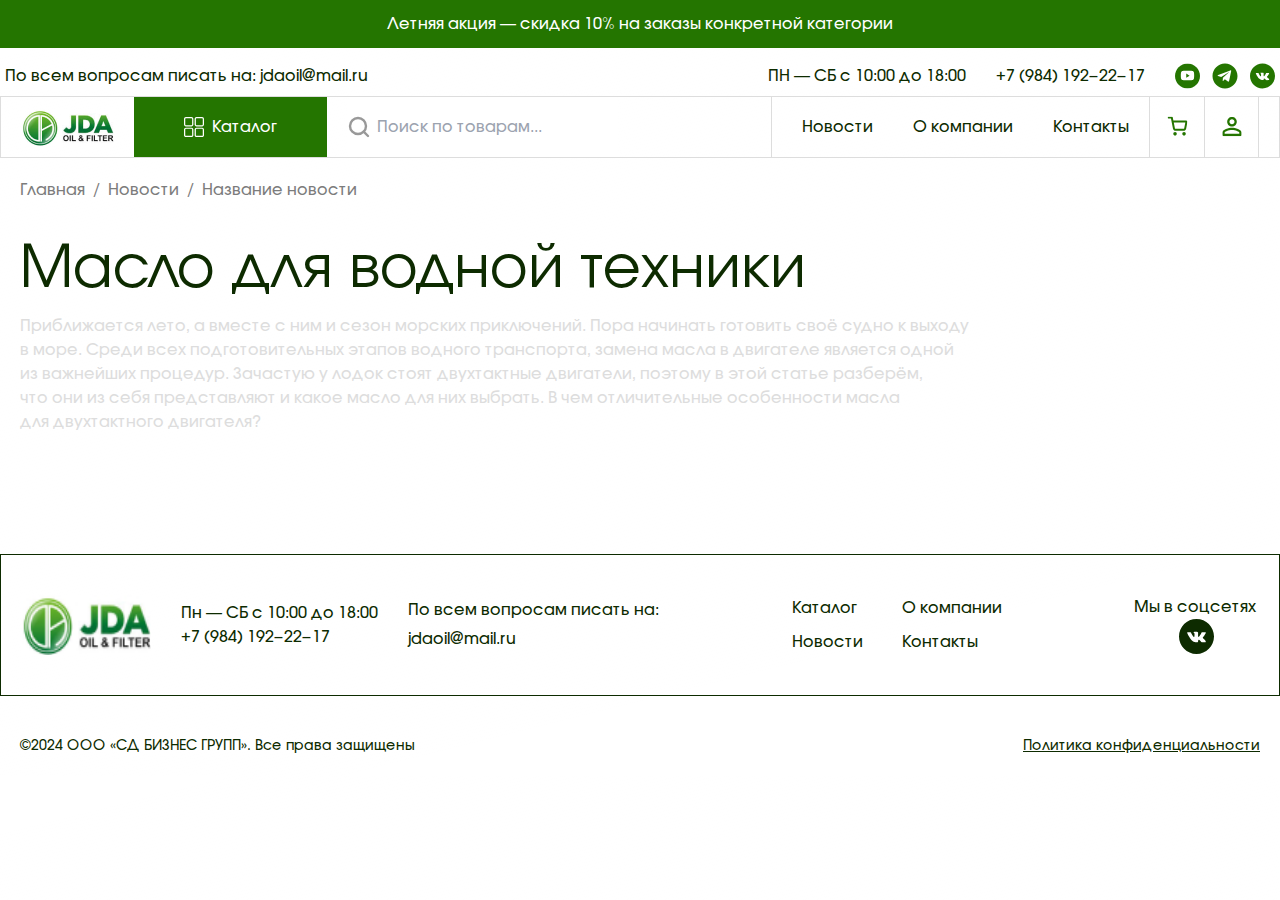
<file: single-news.html>
<!DOCTYPE html>
<html lang="ru">

<head>
    <meta charset="UTF-8">
    <meta name="viewport" content="width=device-width, initial-scale=1.0">
    <title>JDA MARKET</title>
    <link rel="shortcut icon" href="favicon.png" type="image/x-icon">
    <link rel="stylesheet" href="css/swiper-bundle.min.css">
    <link rel="stylesheet" href="css/animate.css">
    <link rel="stylesheet" href="css/baguetteBox.min.css">
    <link rel=" stylesheet" href="css/main.css">
</head>

<body class="wrapper">
    
    <div>
        <header class="z-10 w-full md-28 transition-colors"> 
            <div class="bg-green py-[12px] md:block sm:hidden hidden">
                <p class="text-white text-center">Летняя акция — скидка 10% на заказы конкретной категории</p>
            </div>


            <div class="md:gap-5 items-center flex-col md:pt-2">
                <div class="relative w-full z-10 flex justify-between gap-5 items-center container md:p-[5px] p-[10px]">
                    <div class="md:block sm:block hidden">
                        <p class="text-dark-green">
                            По всем вопросам писать на: <a href="mailto:jdaoil@mail.ru">
                                jdaoil@mail.ru
                            </a>
                        </p>
                    </div>                  

                    <a href="/" class="md:hidden sm:hidden block">
                        <img class="object-fill" src="./src/img/logo.jpg" alt="" >                           
                     </a>

                    <div class="flex gap-[30px] items-center">
                        <div class="text-dark-green md:block sm:block hidden">ПН — СБ с 10:00 до 18:00</div>

                        <div class="text-dark-green md:block sm:block hidden">
                            <a href="tel:+79841922217" class="list-disc">+7 (984) 192‒22‒17</a>
                        </div>

                        <div class="flex gap-[10px] items-center">
                            <div class="md:scale-100 scale-125">
                                <a href="">
                                    <svg width="25" height="26" viewBox="0 0 25 26" fill="none" xmlns="http://www.w3.org/2000/svg">
                                        <g clip-path="url(#clip0_225_1691)">
                                        <path d="M0 13C0 6.09646 5.59646 0.5 12.5 0.5C19.4035 0.5 25 6.09646 25 13C25 19.9035 19.4035 25.5 12.5 25.5C5.59646 25.5 0 19.9035 0 13Z" fill="#247500"/>
                                        <path d="M18.8882 9.19928C18.7348 8.61022 18.283 8.14636 17.7093 7.98891C16.6696 7.70282 12.5002 7.70282 12.5002 7.70282C12.5002 7.70282 8.33068 7.70282 7.29094 7.98891C6.71719 8.14636 6.26537 8.61022 6.11204 9.19928C5.8335 10.2669 5.8335 12.4945 5.8335 12.4945C5.8335 12.4945 5.8335 14.722 6.11204 15.7897C6.26537 16.3788 6.71719 16.8426 7.29094 17.0001C8.33068 17.2862 12.5002 17.2862 12.5002 17.2862C12.5002 17.2862 16.6696 17.2862 17.7093 17.0001C18.283 16.8426 18.7348 16.3788 18.8882 15.7897C19.1668 14.722 19.1668 12.4945 19.1668 12.4945C19.1668 12.4945 19.1668 10.2669 18.8882 9.19928Z" fill="white"/>
                                        <path d="M11.25 14.7859V10.6192L14.5833 12.7026L11.25 14.7859Z" fill="#247500"/>
                                        </g>
                                        <defs>
                                        <clipPath id="clip0_225_1691">
                                        <rect width="25" height="25" fill="white" transform="translate(0 0.5)"/>
                                        </clipPath>
                                        </defs>
                                    </svg>   
                                </a>
                            </div>

                            <div class="md:scale-100 scale-125">
                                <a href="">
                                    <svg width="30" height="30" viewBox="0 0 30 30" fill="none" xmlns="http://www.w3.org/2000/svg">
                                        <rect width="30" height="30" rx="15" fill="white"/>
                                        <path fill-rule="evenodd" clip-rule="evenodd" d="M2.5 15C2.5 21.9035 8.09646 27.5 15 27.5C21.9035 27.5 27.5 21.9035 27.5 15C27.5 8.09646 21.9035 2.5 15 2.5C8.09646 2.5 2.5 8.09646 2.5 15ZM12.7083 20.0149L12.921 16.8286L18.7171 11.5977C18.9715 11.3719 18.6616 11.2618 18.3239 11.4666L11.1705 15.9796L8.08057 15.0152C7.41328 14.8109 7.40849 14.3524 8.23036 14.0227L20.271 9.37993C20.8209 9.13025 21.3517 9.51202 21.1418 10.3537L19.0913 20.0165C18.9481 20.7032 18.5332 20.8674 17.9583 20.5502L14.8347 18.2424L13.3333 19.7024C13.3286 19.707 13.3239 19.7115 13.3192 19.7161C13.1513 19.8796 13.0123 20.0149 12.7083 20.0149Z" fill="#247500"/>
                                    </svg>
                                </a>
                            </div>

                            <div class="md:scale-100 scale-125">
                                <a href="">
                                    <svg width="25" height="26" viewBox="0 0 25 26" fill="none" xmlns="http://www.w3.org/2000/svg">
                                        <path fill-rule="evenodd" clip-rule="evenodd" d="M12.5 0.5C5.59646 0.5 0 6.09646 0 13C0 19.9035 5.59646 25.5 12.5 25.5C19.4035 25.5 25 19.9035 25 13C25 6.09646 19.4035 0.5 12.5 0.5ZM13.5178 16.9459C13.3945 17.0759 13.1539 17.1021 13.1539 17.1021H12.357C12.357 17.1021 10.5988 17.2058 9.05 15.6234C7.36099 13.897 5.86953 10.4716 5.86953 10.4716C5.86953 10.4716 5.78349 10.2469 5.87672 10.1387C5.98172 10.0165 6.26802 10.0088 6.26802 10.0088L8.17286 9.99667C8.17286 9.99667 8.35224 10.0255 8.48068 10.1183C8.58698 10.1951 8.64635 10.3379 8.64635 10.3379C8.64635 10.3379 8.95417 11.1022 9.36172 11.7935C10.158 13.1435 10.5284 13.4386 10.7984 13.294C11.1923 13.0834 11.0742 11.3857 11.0742 11.3857C11.0742 11.3857 11.0814 10.7699 10.876 10.4953C10.7169 10.2828 10.4169 10.2207 10.2845 10.2034C10.1769 10.1893 10.353 9.94479 10.5812 9.83536C10.9242 9.67083 11.5294 9.66125 12.2448 9.66828C12.8024 9.67401 12.9628 9.70797 13.1806 9.75979C13.6861 9.87953 13.6704 10.2633 13.6363 11.0915C13.6261 11.3392 13.6143 11.6266 13.6143 11.9586C13.6143 12.0333 13.6121 12.1128 13.6098 12.1946C13.598 12.6189 13.5844 13.1048 13.8693 13.2857C14.0154 13.3778 14.3721 13.2991 15.2648 11.8114C15.6881 11.106 16.005 10.277 16.005 10.277C16.005 10.277 16.0748 10.1292 16.1824 10.0658C16.2926 10.0011 16.4413 10.021 16.4413 10.021L18.4459 10.0088C18.4459 10.0088 19.0485 9.93776 19.1457 10.2054C19.2481 10.4851 18.9207 11.1393 18.1016 12.2109C17.3246 13.2277 16.9466 13.602 16.9812 13.9331C17.0066 14.175 17.2524 14.3938 17.7241 14.8232C18.7086 15.7206 18.9726 16.1927 19.0359 16.3061C19.0412 16.3155 19.0451 16.3224 19.0479 16.3269C19.4894 17.0458 18.5581 17.1021 18.5581 17.1021L16.7771 17.1265C16.7771 17.1265 16.395 17.2007 15.8916 16.8615C15.6278 16.6839 15.3701 16.3939 15.1247 16.1176C14.7498 15.6957 14.4035 15.306 14.108 15.3981C13.6117 15.553 13.6267 16.6022 13.6267 16.6022C13.6267 16.6022 13.6306 16.8269 13.5178 16.9459Z" fill="#247500"/>
                                    </svg>
                                </a>  
                            </div>
                        </div>
                    </div>
                </div>

                <div class="w-full md:hidden sm:hidden block relative border border-gray">
                    <input class="rounded-md bg-light-gray py-[18px] px-[60px] w-full" type="search" placeholder="Поиск...">
                    <img src="./src/img/icons/search_gray.svg" alt="Search" class="h-6 w-6 absolute top-1/2 left-5 transform -translate-y-1/2"/>
                </div>

                

                <div class="relative w-full z-10 flex justify-between items-center gap-5 border border-gray">
                    <div class="container__special flex justify-between">                     
                        <div class="flex gap-[20px] items-center md:w-auto w-[200px]" style="width: -webkit-fill-available;">
                            <a href="/" class="md:block sm:block hidden">
                               <img class="object-fill" src="./src/img/logo.jpg" alt="" >                           
                            </a>
                            <button class="bg-green py-[18px] px-[50px] flex gap-[8px] btn__menu">
                                <img class="catalog-button-img-2"
                                    src="./src/img/icons/catelog_white.svg" width="20"
                                    height="20" alt="">
                                <span class="text-white">Каталог</span>
                            </button>
                            <div class="md:flex sm:flex hidden items-center">
                                <div class="relative flex justify-evenly">
                                    <div>
                                        <input class="rounded-md bg-light-gray py-[18px] px-[30px] hidden esm:hidden sm:flex" type="search" placeholder="Поиск по товарам...">
                                    </div>
                                    <div>
                                        <img src="./src/img/icons/search_gray.svg" alt="Search" class="h-6 w-6 absolute top-1/2 left-0 transform -translate-y-1/2"/>
                                    </div>
                                </div>
                            </div>
                        </div>

                        <div class="flex items-center gap-[20px] border-l border-gray">
                            <div class="md:block sm:block hidden ml-[30px]">
                                <ul class="flex items-center gap-[40px]">
                                    <li><a href="" class="text-dark-green">Новости</a></li>
                                    <li class="w-max"><a href="" class="text-dark-green">О компании</a></li>
                                    <li><a href="" class="text-dark-green">Контакты</a></li>
                                </ul>
                            </div>

                            <div class="flex">
                                <svg width="55" height="60" viewBox="0 0 55 55" fill="none" xmlns="http://www.w3.org/2000/svg" class=" border-l border-gray">
                                    <g clip-path="url(#clip0_200_307)">
                                    <path d="M25.4998 35.3334C25.9601 35.3334 26.3332 34.9603 26.3332 34.5C26.3332 34.0398 25.9601 33.6667 25.4998 33.6667C25.0396 33.6667 24.6665 34.0398 24.6665 34.5C24.6665 34.9603 25.0396 35.3334 25.4998 35.3334Z" stroke="#247500" stroke-width="2" stroke-linecap="round" stroke-linejoin="round"/>
                                    <path d="M34.6668 35.3334C35.1271 35.3334 35.5002 34.9603 35.5002 34.5C35.5002 34.0398 35.1271 33.6667 34.6668 33.6667C34.2066 33.6667 33.8335 34.0398 33.8335 34.5C33.8335 34.9603 34.2066 35.3334 34.6668 35.3334Z" stroke="#247500" stroke-width="2" stroke-linecap="round" stroke-linejoin="round"/>
                                    <path d="M18.8335 17.8333H22.1668L24.4002 28.9916C24.4764 29.3753 24.6851 29.7199 24.9898 29.9652C25.2945 30.2105 25.6757 30.3408 26.0668 30.3333H34.1668C34.5579 30.3408 34.9392 30.2105 35.2439 29.9652C35.5486 29.7199 35.7573 29.3753 35.8335 28.9916L37.1668 22H23.0002" stroke="#247500" stroke-width="2" stroke-linecap="round" stroke-linejoin="round"/>
                                    </g>
                                    <defs>
                                    <clipPath id="clip0_200_307">
                                    <rect width="20" height="20" fill="white" transform="translate(18 17)"/>
                                    </clipPath>
                                    </defs>
                                </svg>

                                <button class="btn_lk">
                                    <svg width="55" height="60" viewBox="0 0 55 55" fill="none" xmlns="http://www.w3.org/2000/svg" class="border-r border-l border-gray">
                                        <g clip-path="url(#clip0_200_312)">
                                            <path fill-rule="evenodd" clip-rule="evenodd" d="M28 19.375C29.45 19.375 30.625 20.55 30.625 22C30.625 23.45 29.45 24.625 28 24.625C26.55 24.625 25.375 23.45 25.375 22C25.375 20.55 26.55 19.375 28 19.375ZM28 30.625C31.7125 30.625 35.625 32.45 35.625 33.25V34.625H20.375V33.25C20.375 32.45 24.2875 30.625 28 30.625ZM28 17C25.2375 17 23 19.2375 23 22C23 24.7625 25.2375 27 28 27C30.7625 27 33 24.7625 33 22C33 19.2375 30.7625 17 28 17ZM28 28.25C24.6625 28.25 18 29.925 18 33.25V35.75C18 36.4375 18.5625 37 19.25 37H36.75C37.4375 37 38 36.4375 38 35.75V33.25C38 29.925 31.3375 28.25 28 28.25Z" fill="#247500"/>
                                        </g>
                                        <defs>
                                            <clipPath id="clip0_200_312">
                                                <rect width="20" height="20" fill="white" transform="translate(18 17)"/>
                                            </clipPath>
                                        </defs>
                                    </svg>
                                    <div class="modal_lk" style="box-shadow: 0px 4px 17px 0px rgba(0, 0, 0, 0.1);">
                                        <ul class="modal_list">
                                            <a href="popup1" class="text-black text-base hover:text-green transition-all popup-link">Войти</a>
                                            <a href="popup2" class="text-black text-base hover:text-green transition-all popup-link">Зарегистрироваться</a>
                                        </ul>
                                    </div>
                                </button>

                               
                                    <div class="btn__menu--mobile items-center gap-10 md:hidden flex clip">
                                        <button class="flex items-center gap-2 pl-10 pr-2 py-1">
                                            <svg class="h-3 w-3" viewBox="0 0 64 48">
                                                <path d="M19,15 L45,15 C70,15 58,-2 49.0177126,7 L19,37"></path>
                                                <path d="M19,24 L45,24 C61.2371586,24 57,49 41,33 L32,24"></path>
                                                <path d="M45,33 L19,33 C-8,33 6,-2 22,14 L45,37"></path>
                                            </svg>
                                        </button>   
                                    </div>
                               
                                    
                                    
                            </div>
                        </div>

                        <div class="mobile-menu w-full">
                            <ul class="text-dark-green text-base ">
                                <li class="pb-[15px]">
                                    <a href="/">
                                        <img class="w-[124px] h-[60px]" src="./src/img/logo.jpg" alt="Logo">
                                    </a>
                                </li>
                                <li class="pb-[15px]"><a href="" class="text-dark-green text-[16px]">Каталог</a></li>
                                <li class="pb-[15px]"><a href="" class="text-dark-green text-[16px]">О компании</a></li>
                                <li class="pb-[15px]"><a href="" class="text-dark-green text-[16px]">Новости</a></li>
                                <li class="pb-[15px]"><a href="" class="text-dark-green text-[16px]">Контакты</a></li>

                                <li class="text-dark-green text-[16px] pb-[15px]">Пн — СБ с 10:00 до 18:00</li>
                                <li class="pb-[15px]"><a href="+79841922217" class="text-dark-green text-[16px]">+7 (984) 192‒22‒17</a></li>

                                <div class="flex flex-col pb-[15px]">
                                    <p class="text-[16px] text-dark-green pb-[15px]">
                                        Мы в соцсетях
                                    </p>
                                    <div class="flex gap-[10px]">
                                        <svg id="tg_svg" width="35" height="35" viewBox="0 0 35 35" fill="none" xmlns="http://www.w3.org/2000/svg">
                                            <g clip-path="url(#clip0_225_1449)">
                                            <rect width="35" height="35" rx="17.5" fill="white"/>
                                            <path fill-rule="evenodd" clip-rule="evenodd" d="M0 17.5C0 27.165 7.83504 35 17.5 35C27.165 35 35 27.165 35 17.5C35 7.83504 27.165 0 17.5 0C7.83504 0 0 7.83504 0 17.5ZM14.2917 24.5208L14.5894 20.06L22.704 12.7368C23.0601 12.4207 22.6263 12.2665 22.1535 12.5532L12.1387 18.8715L7.8128 17.5213C6.87859 17.2353 6.87189 16.5933 8.02251 16.1318L24.8794 9.63191C25.6493 9.28234 26.3924 9.81682 26.0985 10.9952L23.2278 24.5231C23.0273 25.4844 22.4464 25.7143 21.6417 25.2703L17.2686 22.0394L15.1667 24.0833C15.16 24.0898 15.1535 24.0962 15.1469 24.1026C14.9118 24.3315 14.7173 24.5208 14.2917 24.5208Z" fill="#0D2B00"/>
                                            </g>
                                            <defs>
                                            <clipPath id="clip0_225_1449">
                                            <rect width="35" height="35" rx="17.5" fill="white"/>
                                            </clipPath>
                                            </defs>
                                        </svg>
            
                                        <svg id="vk_svg" width="35" height="35" viewBox="0 0 35 35" fill="none" xmlns="http://www.w3.org/2000/svg">
                                            <path fill-rule="evenodd" clip-rule="evenodd" d="M17.5 0C7.83504 0 0 7.83504 0 17.5C0 27.165 7.83504 35 17.5 35C27.165 35 35 27.165 35 17.5C35 7.83504 27.165 0 17.5 0ZM18.9249 23.0243C18.7523 23.2062 18.4155 23.243 18.4155 23.243H17.2998C17.2998 23.243 14.8383 23.3882 12.67 21.1728C10.3054 18.7558 8.21734 13.9603 8.21734 13.9603C8.21734 13.9603 8.09689 13.6457 8.22741 13.4942C8.37441 13.3231 8.77523 13.3123 8.77523 13.3123L11.442 13.2953C11.442 13.2953 11.6931 13.3357 11.8729 13.4656C12.0218 13.5731 12.1049 13.773 12.1049 13.773C12.1049 13.773 12.5358 14.8431 13.1064 15.8109C14.2212 17.701 14.7397 18.1141 15.1177 17.9115C15.6692 17.6167 15.5039 15.24 15.5039 15.24C15.5039 15.24 15.514 14.3779 15.2264 13.9934C15.0036 13.6959 14.5836 13.6089 14.3983 13.5848C14.2476 13.5651 14.4942 13.2227 14.8137 13.0695C15.2939 12.8392 16.1412 12.8258 17.1427 12.8356C17.9234 12.8436 18.1479 12.8912 18.4529 12.9637C19.1606 13.1313 19.1385 13.6686 19.0908 14.8281C19.0765 15.1749 19.06 15.5773 19.06 16.0421C19.06 16.1466 19.0569 16.2579 19.0537 16.3725C19.0372 16.9665 19.0182 17.6467 19.417 17.8999C19.6215 18.0289 20.1209 17.9188 21.3708 15.836C21.9633 14.8484 22.407 13.6878 22.407 13.6878C22.407 13.6878 22.5047 13.4808 22.6554 13.3921C22.8096 13.3016 23.0178 13.3294 23.0178 13.3294L25.8243 13.3123C25.8243 13.3123 26.668 13.2129 26.8039 13.5875C26.9473 13.9791 26.489 14.895 25.3423 16.3952C24.2545 17.8187 23.7252 18.3428 23.7738 18.8063C23.8093 19.145 24.1534 19.4513 24.8137 20.0525C26.192 21.3088 26.5616 21.9697 26.6503 22.1285C26.6577 22.1417 26.6631 22.1514 26.667 22.1577C27.2851 23.1641 25.9814 23.243 25.9814 23.243L23.488 23.277C23.488 23.277 22.953 23.381 22.2482 22.906C21.8789 22.6574 21.5181 22.2514 21.1746 21.8646C20.6497 21.274 20.165 20.7285 19.7512 20.8573C19.0563 21.0742 19.0773 22.5431 19.0773 22.5431C19.0773 22.5431 19.0828 22.8576 18.9249 23.0243Z" fill="#0D2B00"/>
                                        </svg>
                                        
                                        <svg id="youtube_svg" width="35" height="35" viewBox="0 0 35 35" fill="none" xmlns="http://www.w3.org/2000/svg">
                                            <g clip-path="url(#clip0_225_1390)">
                                            <path d="M0.000488281 17.5C0.000488281 7.83504 7.83553 0 17.5005 0C27.1654 0 35.0005 7.83504 35.0005 17.5C35.0005 27.165 27.1654 35 17.5005 35C7.83553 35 0.000488281 27.165 0.000488281 17.5Z" fill="#0D2B00"/>
                                            <path d="M26.4436 12.179C26.2289 11.3543 25.5963 10.7049 24.7932 10.4845C23.3376 10.084 17.5003 10.084 17.5003 10.084C17.5003 10.084 11.6631 10.084 10.2074 10.4845C9.40417 10.7049 8.77162 11.3543 8.55695 12.179C8.16699 13.6737 8.16699 16.7923 8.16699 16.7923C8.16699 16.7923 8.16699 19.9108 8.55695 21.4056C8.77162 22.2303 9.40417 22.8797 10.2074 23.1002C11.6631 23.5007 17.5003 23.5006 17.5003 23.5006C17.5003 23.5006 23.3376 23.5007 24.7932 23.1002C25.5963 22.8797 26.2289 22.2303 26.4436 21.4056C26.8337 19.9108 26.8337 16.7923 26.8337 16.7923C26.8337 16.7923 26.8337 13.6737 26.4436 12.179Z" fill="white"/>
                                            <path d="M15.7505 20.0003V14.167L20.4172 17.0837L15.7505 20.0003Z" fill="#0D2B00"/>
                                            </g>
                                            <defs>
                                            <clipPath id="clip0_225_1390">
                                            <rect width="35" height="35" fill="white"/>
                                            </clipPath>
                                            </defs>
                                        </svg>       
                                    </div>
                                </div>


                                <li class="text-dark-green text-[16px] pb-[15px]">По всем вопросам писать на:</li>
                                <li><a href="mailto:jdaoil@mail.ru" class="text-dark-green text-[16px] pb-[15px]">jdaoil@mail.ru</a></li>


                            </ul>                  
                        </div>

                    </div>

                    
                </div>

            </div>
        </header>

        <main>
            <h1 class="visually-hidden">Скрытый заголовок</h1>

            <section class="pt-[20px]" data-scroll>      
                <div class="container">
                    <div class="breadcrumb">
                        <ul class="breadcrumb__list flex items-center justify-start gap-2">
                            <li class="breadcrumb__item text-bg-black opacity-60 ">
                                <a href="/" class="font-medium">
                                    Главная
                                </a>
                            </li>
                            <li class="opacity-60 text-bg-black">
                                /
                            </li>
                            <li class="breadcrumb__item">
                                <span class="opacity-60 text-bg-black">Новости</span>
                            </li>
                            <li class="opacity-60 text-bg-black">
                                /
                            </li>
                            <li class="breadcrumb__item">
                                <span class="opacity-60 text-bg-black">Название новости</span>
                            </li>
                        </ul>
                    </div>
                </div>
            </section>  

            <section id="news" class="mt-[24px] mb-[120px]">
                <div class="container">
                    <h3>Масло для водной техники</h3>
                    <div class="md:max-w-[80%] max-w-[100%] text-gray">
                        Приближается лето, а вместе с ним и сезон морских приключений. Пора начинать готовить своё судно к выходу в море. Среди всех подготовительных этапов водного транспорта, замена масла в двигателе является одной из важнейших процедур. Зачастую у лодок стоят двухтактные двигатели, поэтому в этой статье разберём, что они из себя представляют и какое масло для них выбрать. В чем отличительные особенности масла для двухтактного двигателя?
                    </div>
                </div>
            </section>

        </main>

          <footer class="footer pb-10 pt-10 border border-dark-green">
            <div class="container flex md:justify-between md:items-center items-start justify-start text-white md:flex-row flex-col md:gap-0 gap-[30px]">
                <div class="flex flex-row gap-[30px] flex-wrap items-center">
                    <a href="/">
                        <img class="m-auto w-[130px] h-[60px] object-fill" src="./src/img/logo.jpg" alt="Logo">
                    </a>
                    <div>
                        <ul class="flex flex-col">
                            <li class="text-dark-green md:text-[16px] text-[12px]">Пн — СБ с 10:00 до 18:00</li>
                            <li><a href="+79841922217" class="text-dark-green md:text-[16px] text-[12px]">+7 (984) 192‒22‒17</a></li>
                        </ul>
                    </div>    
                    <div class="md:block hidden">
                        <ul class="flex flex-col gap-[5px]">
                            <li class="text-dark-green md:text-[16px] text-[12px]">По всем вопросам писать на:</li>
                            <li><a href="mailto:jdaoil@mail.ru" class="text-dark-green md:text-[16px] text-[12px]">jdaoil@mail.ru</a></li>
                        </ul>
                    </div>    
                </div>
                <div class="flex md:flex-col md:gap-[0px] flex-row gap-[30px]">
                   
                        <ul class="md:gap-[10px] gap-[0px] grid md:grid-cols-2 grid-cols-1">
                            <li><a href="" class="text-dark-green md:text-[16px] text-[12px]">Каталог</a></li>
                            <li><a href="" class="text-dark-green md:text-[16px] text-[12px]">О компании</a></li>
                            <li><a href="" class="text-dark-green md:text-[16px] text-[12px]">Новости</a></li>
                            <li><a href="" class="text-dark-green md:text-[16px] text-[12px]">Контакты</a></li>
                        </ul>

                        <div class="md:hidden block">
                            <div class="flex flex-col">
                                <p class="md:text-[16px] text-[12px] text-dark-green">
                                    Мы в соцсетях
                                </p>
                                <div class="flex gap-[10px]">
                                    <svg id="tg_svg" width="35" height="35" viewBox="0 0 35 35" fill="none" xmlns="http://www.w3.org/2000/svg">
                                        <g clip-path="url(#clip0_225_1449)">
                                        <rect width="35" height="35" rx="17.5" fill="white"/>
                                        <path fill-rule="evenodd" clip-rule="evenodd" d="M0 17.5C0 27.165 7.83504 35 17.5 35C27.165 35 35 27.165 35 17.5C35 7.83504 27.165 0 17.5 0C7.83504 0 0 7.83504 0 17.5ZM14.2917 24.5208L14.5894 20.06L22.704 12.7368C23.0601 12.4207 22.6263 12.2665 22.1535 12.5532L12.1387 18.8715L7.8128 17.5213C6.87859 17.2353 6.87189 16.5933 8.02251 16.1318L24.8794 9.63191C25.6493 9.28234 26.3924 9.81682 26.0985 10.9952L23.2278 24.5231C23.0273 25.4844 22.4464 25.7143 21.6417 25.2703L17.2686 22.0394L15.1667 24.0833C15.16 24.0898 15.1535 24.0962 15.1469 24.1026C14.9118 24.3315 14.7173 24.5208 14.2917 24.5208Z" fill="#0D2B00"/>
                                        </g>
                                        <defs>
                                        <clipPath id="clip0_225_1449">
                                        <rect width="35" height="35" rx="17.5" fill="white"/>
                                        </clipPath>
                                        </defs>
                                    </svg>
        
                                    <svg id="vk_svg" width="35" height="35" viewBox="0 0 35 35" fill="none" xmlns="http://www.w3.org/2000/svg">
                                        <path fill-rule="evenodd" clip-rule="evenodd" d="M17.5 0C7.83504 0 0 7.83504 0 17.5C0 27.165 7.83504 35 17.5 35C27.165 35 35 27.165 35 17.5C35 7.83504 27.165 0 17.5 0ZM18.9249 23.0243C18.7523 23.2062 18.4155 23.243 18.4155 23.243H17.2998C17.2998 23.243 14.8383 23.3882 12.67 21.1728C10.3054 18.7558 8.21734 13.9603 8.21734 13.9603C8.21734 13.9603 8.09689 13.6457 8.22741 13.4942C8.37441 13.3231 8.77523 13.3123 8.77523 13.3123L11.442 13.2953C11.442 13.2953 11.6931 13.3357 11.8729 13.4656C12.0218 13.5731 12.1049 13.773 12.1049 13.773C12.1049 13.773 12.5358 14.8431 13.1064 15.8109C14.2212 17.701 14.7397 18.1141 15.1177 17.9115C15.6692 17.6167 15.5039 15.24 15.5039 15.24C15.5039 15.24 15.514 14.3779 15.2264 13.9934C15.0036 13.6959 14.5836 13.6089 14.3983 13.5848C14.2476 13.5651 14.4942 13.2227 14.8137 13.0695C15.2939 12.8392 16.1412 12.8258 17.1427 12.8356C17.9234 12.8436 18.1479 12.8912 18.4529 12.9637C19.1606 13.1313 19.1385 13.6686 19.0908 14.8281C19.0765 15.1749 19.06 15.5773 19.06 16.0421C19.06 16.1466 19.0569 16.2579 19.0537 16.3725C19.0372 16.9665 19.0182 17.6467 19.417 17.8999C19.6215 18.0289 20.1209 17.9188 21.3708 15.836C21.9633 14.8484 22.407 13.6878 22.407 13.6878C22.407 13.6878 22.5047 13.4808 22.6554 13.3921C22.8096 13.3016 23.0178 13.3294 23.0178 13.3294L25.8243 13.3123C25.8243 13.3123 26.668 13.2129 26.8039 13.5875C26.9473 13.9791 26.489 14.895 25.3423 16.3952C24.2545 17.8187 23.7252 18.3428 23.7738 18.8063C23.8093 19.145 24.1534 19.4513 24.8137 20.0525C26.192 21.3088 26.5616 21.9697 26.6503 22.1285C26.6577 22.1417 26.6631 22.1514 26.667 22.1577C27.2851 23.1641 25.9814 23.243 25.9814 23.243L23.488 23.277C23.488 23.277 22.953 23.381 22.2482 22.906C21.8789 22.6574 21.5181 22.2514 21.1746 21.8646C20.6497 21.274 20.165 20.7285 19.7512 20.8573C19.0563 21.0742 19.0773 22.5431 19.0773 22.5431C19.0773 22.5431 19.0828 22.8576 18.9249 23.0243Z" fill="#0D2B00"/>
                                    </svg>
                                    
                                    <svg id="youtube_svg" width="35" height="35" viewBox="0 0 35 35" fill="none" xmlns="http://www.w3.org/2000/svg">
                                        <g clip-path="url(#clip0_225_1390)">
                                        <path d="M0.000488281 17.5C0.000488281 7.83504 7.83553 0 17.5005 0C27.1654 0 35.0005 7.83504 35.0005 17.5C35.0005 27.165 27.1654 35 17.5005 35C7.83553 35 0.000488281 27.165 0.000488281 17.5Z" fill="#0D2B00"/>
                                        <path d="M26.4436 12.179C26.2289 11.3543 25.5963 10.7049 24.7932 10.4845C23.3376 10.084 17.5003 10.084 17.5003 10.084C17.5003 10.084 11.6631 10.084 10.2074 10.4845C9.40417 10.7049 8.77162 11.3543 8.55695 12.179C8.16699 13.6737 8.16699 16.7923 8.16699 16.7923C8.16699 16.7923 8.16699 19.9108 8.55695 21.4056C8.77162 22.2303 9.40417 22.8797 10.2074 23.1002C11.6631 23.5007 17.5003 23.5006 17.5003 23.5006C17.5003 23.5006 23.3376 23.5007 24.7932 23.1002C25.5963 22.8797 26.2289 22.2303 26.4436 21.4056C26.8337 19.9108 26.8337 16.7923 26.8337 16.7923C26.8337 16.7923 26.8337 13.6737 26.4436 12.179Z" fill="white"/>
                                        <path d="M15.7505 20.0003V14.167L20.4172 17.0837L15.7505 20.0003Z" fill="#0D2B00"/>
                                        </g>
                                        <defs>
                                        <clipPath id="clip0_225_1390">
                                        <rect width="35" height="35" fill="white"/>
                                        </clipPath>
                                        </defs>
                                    </svg>       
                                </div>
                            </div>
                        </div>
                   
                </div>
                <div class="md:block hidden">
                    <div class="flex flex-col">
                        <p class="md:text-[16px] text-[12px] text-dark-green">
                            Мы в соцсетях
                        </p>
                        <div class="flex gap-[10px]">
                            <svg id="tg_svg" width="35" height="35" viewBox="0 0 35 35" fill="none" xmlns="http://www.w3.org/2000/svg">
                                <g clip-path="url(#clip0_225_1449)">
                                <rect width="35" height="35" rx="17.5" fill="white"/>
                                <path fill-rule="evenodd" clip-rule="evenodd" d="M0 17.5C0 27.165 7.83504 35 17.5 35C27.165 35 35 27.165 35 17.5C35 7.83504 27.165 0 17.5 0C7.83504 0 0 7.83504 0 17.5ZM14.2917 24.5208L14.5894 20.06L22.704 12.7368C23.0601 12.4207 22.6263 12.2665 22.1535 12.5532L12.1387 18.8715L7.8128 17.5213C6.87859 17.2353 6.87189 16.5933 8.02251 16.1318L24.8794 9.63191C25.6493 9.28234 26.3924 9.81682 26.0985 10.9952L23.2278 24.5231C23.0273 25.4844 22.4464 25.7143 21.6417 25.2703L17.2686 22.0394L15.1667 24.0833C15.16 24.0898 15.1535 24.0962 15.1469 24.1026C14.9118 24.3315 14.7173 24.5208 14.2917 24.5208Z" fill="#0D2B00"/>
                                </g>
                                <defs>
                                <clipPath id="clip0_225_1449">
                                <rect width="35" height="35" rx="17.5" fill="white"/>
                                </clipPath>
                                </defs>
                            </svg>

                            <svg id="vk_svg" width="35" height="35" viewBox="0 0 35 35" fill="none" xmlns="http://www.w3.org/2000/svg">
                                <path fill-rule="evenodd" clip-rule="evenodd" d="M17.5 0C7.83504 0 0 7.83504 0 17.5C0 27.165 7.83504 35 17.5 35C27.165 35 35 27.165 35 17.5C35 7.83504 27.165 0 17.5 0ZM18.9249 23.0243C18.7523 23.2062 18.4155 23.243 18.4155 23.243H17.2998C17.2998 23.243 14.8383 23.3882 12.67 21.1728C10.3054 18.7558 8.21734 13.9603 8.21734 13.9603C8.21734 13.9603 8.09689 13.6457 8.22741 13.4942C8.37441 13.3231 8.77523 13.3123 8.77523 13.3123L11.442 13.2953C11.442 13.2953 11.6931 13.3357 11.8729 13.4656C12.0218 13.5731 12.1049 13.773 12.1049 13.773C12.1049 13.773 12.5358 14.8431 13.1064 15.8109C14.2212 17.701 14.7397 18.1141 15.1177 17.9115C15.6692 17.6167 15.5039 15.24 15.5039 15.24C15.5039 15.24 15.514 14.3779 15.2264 13.9934C15.0036 13.6959 14.5836 13.6089 14.3983 13.5848C14.2476 13.5651 14.4942 13.2227 14.8137 13.0695C15.2939 12.8392 16.1412 12.8258 17.1427 12.8356C17.9234 12.8436 18.1479 12.8912 18.4529 12.9637C19.1606 13.1313 19.1385 13.6686 19.0908 14.8281C19.0765 15.1749 19.06 15.5773 19.06 16.0421C19.06 16.1466 19.0569 16.2579 19.0537 16.3725C19.0372 16.9665 19.0182 17.6467 19.417 17.8999C19.6215 18.0289 20.1209 17.9188 21.3708 15.836C21.9633 14.8484 22.407 13.6878 22.407 13.6878C22.407 13.6878 22.5047 13.4808 22.6554 13.3921C22.8096 13.3016 23.0178 13.3294 23.0178 13.3294L25.8243 13.3123C25.8243 13.3123 26.668 13.2129 26.8039 13.5875C26.9473 13.9791 26.489 14.895 25.3423 16.3952C24.2545 17.8187 23.7252 18.3428 23.7738 18.8063C23.8093 19.145 24.1534 19.4513 24.8137 20.0525C26.192 21.3088 26.5616 21.9697 26.6503 22.1285C26.6577 22.1417 26.6631 22.1514 26.667 22.1577C27.2851 23.1641 25.9814 23.243 25.9814 23.243L23.488 23.277C23.488 23.277 22.953 23.381 22.2482 22.906C21.8789 22.6574 21.5181 22.2514 21.1746 21.8646C20.6497 21.274 20.165 20.7285 19.7512 20.8573C19.0563 21.0742 19.0773 22.5431 19.0773 22.5431C19.0773 22.5431 19.0828 22.8576 18.9249 23.0243Z" fill="#0D2B00"/>
                            </svg>
                            
                            <svg id="youtube_svg" width="35" height="35" viewBox="0 0 35 35" fill="none" xmlns="http://www.w3.org/2000/svg">
                                <g clip-path="url(#clip0_225_1390)">
                                <path d="M0.000488281 17.5C0.000488281 7.83504 7.83553 0 17.5005 0C27.1654 0 35.0005 7.83504 35.0005 17.5C35.0005 27.165 27.1654 35 17.5005 35C7.83553 35 0.000488281 27.165 0.000488281 17.5Z" fill="#0D2B00"/>
                                <path d="M26.4436 12.179C26.2289 11.3543 25.5963 10.7049 24.7932 10.4845C23.3376 10.084 17.5003 10.084 17.5003 10.084C17.5003 10.084 11.6631 10.084 10.2074 10.4845C9.40417 10.7049 8.77162 11.3543 8.55695 12.179C8.16699 13.6737 8.16699 16.7923 8.16699 16.7923C8.16699 16.7923 8.16699 19.9108 8.55695 21.4056C8.77162 22.2303 9.40417 22.8797 10.2074 23.1002C11.6631 23.5007 17.5003 23.5006 17.5003 23.5006C17.5003 23.5006 23.3376 23.5007 24.7932 23.1002C25.5963 22.8797 26.2289 22.2303 26.4436 21.4056C26.8337 19.9108 26.8337 16.7923 26.8337 16.7923C26.8337 16.7923 26.8337 13.6737 26.4436 12.179Z" fill="white"/>
                                <path d="M15.7505 20.0003V14.167L20.4172 17.0837L15.7505 20.0003Z" fill="#0D2B00"/>
                                </g>
                                <defs>
                                <clipPath id="clip0_225_1390">
                                <rect width="35" height="35" fill="white"/>
                                </clipPath>
                                </defs>
                            </svg>       
                        </div>
                    </div>
                </div>

                <div class="md:hidden block">
                    <ul class="flex flex-col gap-[5px]">
                        <li class="text-dark-green md:text-[16px] text-[12px]">По всем вопросам писать на:</li>
                        <li><a href="mailto:jdaoil@mail.ru" class="text-dark-green md:text-[16px] text-[12px]">jdaoil@mail.ru</a></li>
                    </ul>
                </div>    
            </div>
        </footer>
        <div class="pb-[20px]">
            <div class="container">
                <div class="flex items-center justify-between text-gray md:flex-row pt-10 flex-col">
                    <div class="md:text-sm text-xs text-dark-green">
                        ©2024 ООО «СД БИЗНЕС ГРУПП». Все права защищены
                    </div>
                    <a href="" class="md:text-sm text-xs underline text-dark-green">
                        Политика конфиденциальности
                    </a>
                </div>    
            </div>
        </div>
    <script src="js/swiper-bundle.min.js"></script>
    <script src="js/smoothscroll.js"></script>
    <script src="js/wow.js"></script>
    <script src="js/baguettebox.js"></script>
    <script type="module" src="js/main.js"></script>
</body>

</html>
</file>
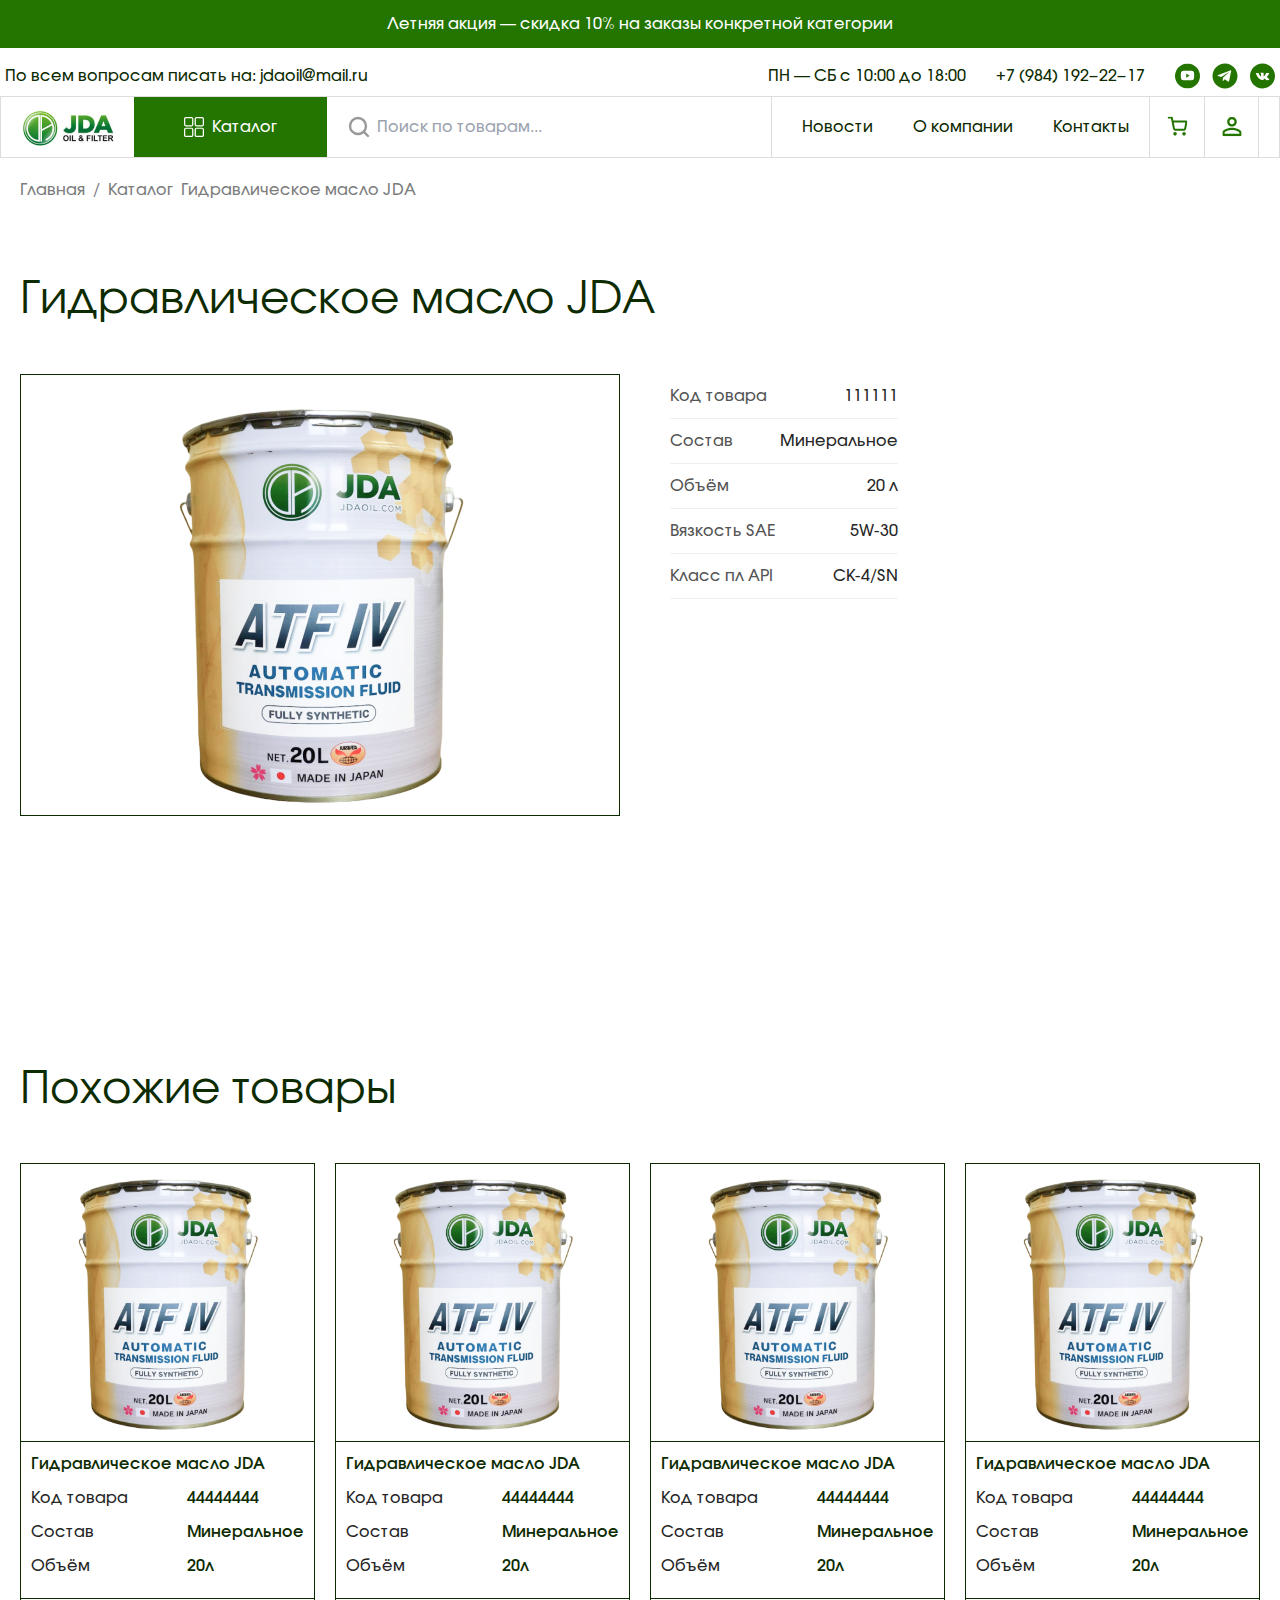
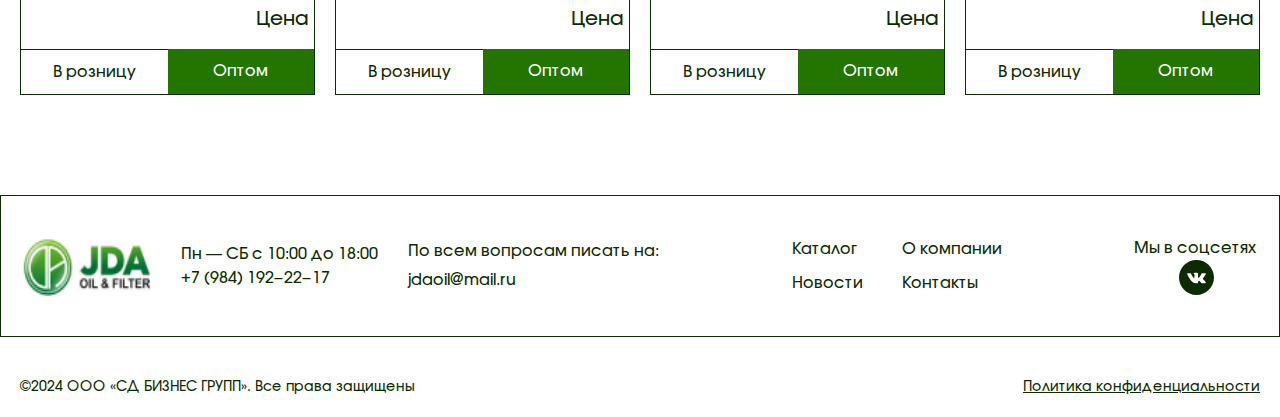
<file: single-oil.html>
<!DOCTYPE html>
<html lang="ru">

<head>
    <meta charset="UTF-8">
    <meta name="viewport" content="width=device-width, initial-scale=1.0">
    <title>JDA MARKET</title>
    <link rel="shortcut icon" href="favicon.png" type="image/x-icon">
    <link rel="stylesheet" href="css/swiper-bundle.min.css">
    <link rel="stylesheet" href="css/animate.css">
    <link rel="stylesheet" href="css/baguetteBox.min.css">
    <link rel=" stylesheet" href="css/main.css">
</head>

<body class="wrapper">
    
    <div>
        <header class="z-10 w-full md-28 transition-colors"> 
            <div class="bg-green py-[12px] md:block sm:hidden hidden">
                <p class="text-white text-center">Летняя акция — скидка 10% на заказы конкретной категории</p>
            </div>


            <div class="md:gap-5 items-center flex-col md:pt-2">
                <div class="relative w-full z-10 flex justify-between gap-5 items-center container md:p-[5px] p-[10px]">
                    <div class="md:block sm:block hidden">
                        <p class="text-dark-green">
                            По всем вопросам писать на: <a href="mailto:jdaoil@mail.ru">
                                jdaoil@mail.ru
                            </a>
                        </p>
                    </div>                  

                    <a href="/" class="md:hidden sm:hidden block">
                        <img class="object-fill" src="./src/img/logo.jpg" alt="" >                           
                     </a>

                    <div class="flex gap-[30px] items-center">
                        <div class="text-dark-green md:block sm:block hidden">ПН — СБ с 10:00 до 18:00</div>

                        <div class="text-dark-green md:block sm:block hidden">
                            <a href="tel:+79841922217" class="list-disc">+7 (984) 192‒22‒17</a>
                        </div>

                        <div class="flex gap-[10px] items-center">
                            <div class="md:scale-100 scale-125">
                                <a href="">
                                    <svg width="25" height="26" viewBox="0 0 25 26" fill="none" xmlns="http://www.w3.org/2000/svg">
                                        <g clip-path="url(#clip0_225_1691)">
                                        <path d="M0 13C0 6.09646 5.59646 0.5 12.5 0.5C19.4035 0.5 25 6.09646 25 13C25 19.9035 19.4035 25.5 12.5 25.5C5.59646 25.5 0 19.9035 0 13Z" fill="#247500"/>
                                        <path d="M18.8882 9.19928C18.7348 8.61022 18.283 8.14636 17.7093 7.98891C16.6696 7.70282 12.5002 7.70282 12.5002 7.70282C12.5002 7.70282 8.33068 7.70282 7.29094 7.98891C6.71719 8.14636 6.26537 8.61022 6.11204 9.19928C5.8335 10.2669 5.8335 12.4945 5.8335 12.4945C5.8335 12.4945 5.8335 14.722 6.11204 15.7897C6.26537 16.3788 6.71719 16.8426 7.29094 17.0001C8.33068 17.2862 12.5002 17.2862 12.5002 17.2862C12.5002 17.2862 16.6696 17.2862 17.7093 17.0001C18.283 16.8426 18.7348 16.3788 18.8882 15.7897C19.1668 14.722 19.1668 12.4945 19.1668 12.4945C19.1668 12.4945 19.1668 10.2669 18.8882 9.19928Z" fill="white"/>
                                        <path d="M11.25 14.7859V10.6192L14.5833 12.7026L11.25 14.7859Z" fill="#247500"/>
                                        </g>
                                        <defs>
                                        <clipPath id="clip0_225_1691">
                                        <rect width="25" height="25" fill="white" transform="translate(0 0.5)"/>
                                        </clipPath>
                                        </defs>
                                    </svg>   
                                </a>
                            </div>

                            <div class="md:scale-100 scale-125">
                                <a href="">
                                    <svg width="30" height="30" viewBox="0 0 30 30" fill="none" xmlns="http://www.w3.org/2000/svg">
                                        <rect width="30" height="30" rx="15" fill="white"/>
                                        <path fill-rule="evenodd" clip-rule="evenodd" d="M2.5 15C2.5 21.9035 8.09646 27.5 15 27.5C21.9035 27.5 27.5 21.9035 27.5 15C27.5 8.09646 21.9035 2.5 15 2.5C8.09646 2.5 2.5 8.09646 2.5 15ZM12.7083 20.0149L12.921 16.8286L18.7171 11.5977C18.9715 11.3719 18.6616 11.2618 18.3239 11.4666L11.1705 15.9796L8.08057 15.0152C7.41328 14.8109 7.40849 14.3524 8.23036 14.0227L20.271 9.37993C20.8209 9.13025 21.3517 9.51202 21.1418 10.3537L19.0913 20.0165C18.9481 20.7032 18.5332 20.8674 17.9583 20.5502L14.8347 18.2424L13.3333 19.7024C13.3286 19.707 13.3239 19.7115 13.3192 19.7161C13.1513 19.8796 13.0123 20.0149 12.7083 20.0149Z" fill="#247500"/>
                                    </svg>
                                </a>
                            </div>

                            <div class="md:scale-100 scale-125">
                                <a href="">
                                    <svg width="25" height="26" viewBox="0 0 25 26" fill="none" xmlns="http://www.w3.org/2000/svg">
                                        <path fill-rule="evenodd" clip-rule="evenodd" d="M12.5 0.5C5.59646 0.5 0 6.09646 0 13C0 19.9035 5.59646 25.5 12.5 25.5C19.4035 25.5 25 19.9035 25 13C25 6.09646 19.4035 0.5 12.5 0.5ZM13.5178 16.9459C13.3945 17.0759 13.1539 17.1021 13.1539 17.1021H12.357C12.357 17.1021 10.5988 17.2058 9.05 15.6234C7.36099 13.897 5.86953 10.4716 5.86953 10.4716C5.86953 10.4716 5.78349 10.2469 5.87672 10.1387C5.98172 10.0165 6.26802 10.0088 6.26802 10.0088L8.17286 9.99667C8.17286 9.99667 8.35224 10.0255 8.48068 10.1183C8.58698 10.1951 8.64635 10.3379 8.64635 10.3379C8.64635 10.3379 8.95417 11.1022 9.36172 11.7935C10.158 13.1435 10.5284 13.4386 10.7984 13.294C11.1923 13.0834 11.0742 11.3857 11.0742 11.3857C11.0742 11.3857 11.0814 10.7699 10.876 10.4953C10.7169 10.2828 10.4169 10.2207 10.2845 10.2034C10.1769 10.1893 10.353 9.94479 10.5812 9.83536C10.9242 9.67083 11.5294 9.66125 12.2448 9.66828C12.8024 9.67401 12.9628 9.70797 13.1806 9.75979C13.6861 9.87953 13.6704 10.2633 13.6363 11.0915C13.6261 11.3392 13.6143 11.6266 13.6143 11.9586C13.6143 12.0333 13.6121 12.1128 13.6098 12.1946C13.598 12.6189 13.5844 13.1048 13.8693 13.2857C14.0154 13.3778 14.3721 13.2991 15.2648 11.8114C15.6881 11.106 16.005 10.277 16.005 10.277C16.005 10.277 16.0748 10.1292 16.1824 10.0658C16.2926 10.0011 16.4413 10.021 16.4413 10.021L18.4459 10.0088C18.4459 10.0088 19.0485 9.93776 19.1457 10.2054C19.2481 10.4851 18.9207 11.1393 18.1016 12.2109C17.3246 13.2277 16.9466 13.602 16.9812 13.9331C17.0066 14.175 17.2524 14.3938 17.7241 14.8232C18.7086 15.7206 18.9726 16.1927 19.0359 16.3061C19.0412 16.3155 19.0451 16.3224 19.0479 16.3269C19.4894 17.0458 18.5581 17.1021 18.5581 17.1021L16.7771 17.1265C16.7771 17.1265 16.395 17.2007 15.8916 16.8615C15.6278 16.6839 15.3701 16.3939 15.1247 16.1176C14.7498 15.6957 14.4035 15.306 14.108 15.3981C13.6117 15.553 13.6267 16.6022 13.6267 16.6022C13.6267 16.6022 13.6306 16.8269 13.5178 16.9459Z" fill="#247500"/>
                                    </svg>
                                </a>  
                            </div>
                        </div>
                    </div>
                </div>

                <div class="w-full md:hidden sm:hidden block relative border border-gray">
                    <input class="rounded-md bg-light-gray py-[18px] px-[60px] w-full" type="search" placeholder="Поиск...">
                    <img src="./src/img/icons/search_gray.svg" alt="Search" class="h-6 w-6 absolute top-1/2 left-5 transform -translate-y-1/2"/>
                </div>

                

                <div class="relative w-full z-10 flex justify-between items-center gap-5 border border-gray">
                    <div class="container__special flex justify-between">                     
                        <div class="flex gap-[20px] items-center md:w-auto w-[200px]" style="width: -webkit-fill-available;">
                            <a href="/" class="md:block sm:block hidden">
                               <img class="object-fill" src="./src/img/logo.jpg" alt="" >                           
                            </a>
                            <button class="bg-green py-[18px] px-[50px] flex gap-[8px] btn__menu">
                                <img class="catalog-button-img-2"
                                    src="./src/img/icons/catelog_white.svg" width="20"
                                    height="20" alt="">
                                <span class="text-white">Каталог</span>
                            </button>
                            <div class="md:flex sm:flex hidden items-center">
                                <div class="relative flex justify-evenly">
                                    <div>
                                        <input class="rounded-md bg-light-gray py-[18px] px-[30px] hidden esm:hidden sm:flex" type="search" placeholder="Поиск по товарам...">
                                    </div>
                                    <div>
                                        <img src="./src/img/icons/search_gray.svg" alt="Search" class="h-6 w-6 absolute top-1/2 left-0 transform -translate-y-1/2"/>
                                    </div>
                                </div>
                            </div>
                        </div>

                        <div class="flex items-center gap-[20px] border-l border-gray">
                            <div class="md:block sm:block hidden ml-[30px]">
                                <ul class="flex items-center gap-[40px]">
                                    <li><a href="" class="text-dark-green">Новости</a></li>
                                    <li class="w-max"><a href="" class="text-dark-green">О компании</a></li>
                                    <li><a href="" class="text-dark-green">Контакты</a></li>
                                </ul>
                            </div>

                            <div class="flex">
                                <svg width="55" height="60" viewBox="0 0 55 55" fill="none" xmlns="http://www.w3.org/2000/svg" class=" border-l border-gray">
                                    <g clip-path="url(#clip0_200_307)">
                                    <path d="M25.4998 35.3334C25.9601 35.3334 26.3332 34.9603 26.3332 34.5C26.3332 34.0398 25.9601 33.6667 25.4998 33.6667C25.0396 33.6667 24.6665 34.0398 24.6665 34.5C24.6665 34.9603 25.0396 35.3334 25.4998 35.3334Z" stroke="#247500" stroke-width="2" stroke-linecap="round" stroke-linejoin="round"/>
                                    <path d="M34.6668 35.3334C35.1271 35.3334 35.5002 34.9603 35.5002 34.5C35.5002 34.0398 35.1271 33.6667 34.6668 33.6667C34.2066 33.6667 33.8335 34.0398 33.8335 34.5C33.8335 34.9603 34.2066 35.3334 34.6668 35.3334Z" stroke="#247500" stroke-width="2" stroke-linecap="round" stroke-linejoin="round"/>
                                    <path d="M18.8335 17.8333H22.1668L24.4002 28.9916C24.4764 29.3753 24.6851 29.7199 24.9898 29.9652C25.2945 30.2105 25.6757 30.3408 26.0668 30.3333H34.1668C34.5579 30.3408 34.9392 30.2105 35.2439 29.9652C35.5486 29.7199 35.7573 29.3753 35.8335 28.9916L37.1668 22H23.0002" stroke="#247500" stroke-width="2" stroke-linecap="round" stroke-linejoin="round"/>
                                    </g>
                                    <defs>
                                    <clipPath id="clip0_200_307">
                                    <rect width="20" height="20" fill="white" transform="translate(18 17)"/>
                                    </clipPath>
                                    </defs>
                                </svg>

                                <button class="btn_lk">
                                    <svg width="55" height="60" viewBox="0 0 55 55" fill="none" xmlns="http://www.w3.org/2000/svg" class="border-r border-l border-gray">
                                        <g clip-path="url(#clip0_200_312)">
                                            <path fill-rule="evenodd" clip-rule="evenodd" d="M28 19.375C29.45 19.375 30.625 20.55 30.625 22C30.625 23.45 29.45 24.625 28 24.625C26.55 24.625 25.375 23.45 25.375 22C25.375 20.55 26.55 19.375 28 19.375ZM28 30.625C31.7125 30.625 35.625 32.45 35.625 33.25V34.625H20.375V33.25C20.375 32.45 24.2875 30.625 28 30.625ZM28 17C25.2375 17 23 19.2375 23 22C23 24.7625 25.2375 27 28 27C30.7625 27 33 24.7625 33 22C33 19.2375 30.7625 17 28 17ZM28 28.25C24.6625 28.25 18 29.925 18 33.25V35.75C18 36.4375 18.5625 37 19.25 37H36.75C37.4375 37 38 36.4375 38 35.75V33.25C38 29.925 31.3375 28.25 28 28.25Z" fill="#247500"/>
                                        </g>
                                        <defs>
                                            <clipPath id="clip0_200_312">
                                                <rect width="20" height="20" fill="white" transform="translate(18 17)"/>
                                            </clipPath>
                                        </defs>
                                    </svg>
                                    <div class="modal_lk" style="box-shadow: 0px 4px 17px 0px rgba(0, 0, 0, 0.1);">
                                        <ul class="modal_list">
                                            <a href="popup1" class="text-black text-base hover:text-green transition-all popup-link">Войти</a>
                                            <a href="popup2" class="text-black text-base hover:text-green transition-all popup-link">Зарегистрироваться</a>
                                        </ul>
                                    </div>
                                </button>

                               
                                    <div class="btn__menu--mobile items-center gap-10 md:hidden flex clip">
                                        <button class="flex items-center gap-2 pl-10 pr-2 py-1">
                                            <svg class="h-3 w-3" viewBox="0 0 64 48">
                                                <path d="M19,15 L45,15 C70,15 58,-2 49.0177126,7 L19,37"></path>
                                                <path d="M19,24 L45,24 C61.2371586,24 57,49 41,33 L32,24"></path>
                                                <path d="M45,33 L19,33 C-8,33 6,-2 22,14 L45,37"></path>
                                            </svg>
                                        </button>   
                                    </div>
                               
                                    
                                    
                            </div>
                        </div>

                        <div class="mobile-menu w-full">
                            <ul class="text-dark-green text-base ">
                                <li class="pb-[15px]">
                                    <a href="/">
                                        <img class="w-[124px] h-[60px]" src="./src/img/logo.jpg" alt="Logo">
                                    </a>
                                </li>
                                <li class="pb-[15px]"><a href="" class="text-dark-green text-[16px]">Каталог</a></li>
                                <li class="pb-[15px]"><a href="" class="text-dark-green text-[16px]">О компании</a></li>
                                <li class="pb-[15px]"><a href="" class="text-dark-green text-[16px]">Новости</a></li>
                                <li class="pb-[15px]"><a href="" class="text-dark-green text-[16px]">Контакты</a></li>

                                <li class="text-dark-green text-[16px] pb-[15px]">Пн — СБ с 10:00 до 18:00</li>
                                <li class="pb-[15px]"><a href="+79841922217" class="text-dark-green text-[16px]">+7 (984) 192‒22‒17</a></li>

                                <div class="flex flex-col pb-[15px]">
                                    <p class="text-[16px] text-dark-green pb-[15px]">
                                        Мы в соцсетях
                                    </p>
                                    <div class="flex gap-[10px]">
                                        <svg id="tg_svg" width="35" height="35" viewBox="0 0 35 35" fill="none" xmlns="http://www.w3.org/2000/svg">
                                            <g clip-path="url(#clip0_225_1449)">
                                            <rect width="35" height="35" rx="17.5" fill="white"/>
                                            <path fill-rule="evenodd" clip-rule="evenodd" d="M0 17.5C0 27.165 7.83504 35 17.5 35C27.165 35 35 27.165 35 17.5C35 7.83504 27.165 0 17.5 0C7.83504 0 0 7.83504 0 17.5ZM14.2917 24.5208L14.5894 20.06L22.704 12.7368C23.0601 12.4207 22.6263 12.2665 22.1535 12.5532L12.1387 18.8715L7.8128 17.5213C6.87859 17.2353 6.87189 16.5933 8.02251 16.1318L24.8794 9.63191C25.6493 9.28234 26.3924 9.81682 26.0985 10.9952L23.2278 24.5231C23.0273 25.4844 22.4464 25.7143 21.6417 25.2703L17.2686 22.0394L15.1667 24.0833C15.16 24.0898 15.1535 24.0962 15.1469 24.1026C14.9118 24.3315 14.7173 24.5208 14.2917 24.5208Z" fill="#0D2B00"/>
                                            </g>
                                            <defs>
                                            <clipPath id="clip0_225_1449">
                                            <rect width="35" height="35" rx="17.5" fill="white"/>
                                            </clipPath>
                                            </defs>
                                        </svg>
            
                                        <svg id="vk_svg" width="35" height="35" viewBox="0 0 35 35" fill="none" xmlns="http://www.w3.org/2000/svg">
                                            <path fill-rule="evenodd" clip-rule="evenodd" d="M17.5 0C7.83504 0 0 7.83504 0 17.5C0 27.165 7.83504 35 17.5 35C27.165 35 35 27.165 35 17.5C35 7.83504 27.165 0 17.5 0ZM18.9249 23.0243C18.7523 23.2062 18.4155 23.243 18.4155 23.243H17.2998C17.2998 23.243 14.8383 23.3882 12.67 21.1728C10.3054 18.7558 8.21734 13.9603 8.21734 13.9603C8.21734 13.9603 8.09689 13.6457 8.22741 13.4942C8.37441 13.3231 8.77523 13.3123 8.77523 13.3123L11.442 13.2953C11.442 13.2953 11.6931 13.3357 11.8729 13.4656C12.0218 13.5731 12.1049 13.773 12.1049 13.773C12.1049 13.773 12.5358 14.8431 13.1064 15.8109C14.2212 17.701 14.7397 18.1141 15.1177 17.9115C15.6692 17.6167 15.5039 15.24 15.5039 15.24C15.5039 15.24 15.514 14.3779 15.2264 13.9934C15.0036 13.6959 14.5836 13.6089 14.3983 13.5848C14.2476 13.5651 14.4942 13.2227 14.8137 13.0695C15.2939 12.8392 16.1412 12.8258 17.1427 12.8356C17.9234 12.8436 18.1479 12.8912 18.4529 12.9637C19.1606 13.1313 19.1385 13.6686 19.0908 14.8281C19.0765 15.1749 19.06 15.5773 19.06 16.0421C19.06 16.1466 19.0569 16.2579 19.0537 16.3725C19.0372 16.9665 19.0182 17.6467 19.417 17.8999C19.6215 18.0289 20.1209 17.9188 21.3708 15.836C21.9633 14.8484 22.407 13.6878 22.407 13.6878C22.407 13.6878 22.5047 13.4808 22.6554 13.3921C22.8096 13.3016 23.0178 13.3294 23.0178 13.3294L25.8243 13.3123C25.8243 13.3123 26.668 13.2129 26.8039 13.5875C26.9473 13.9791 26.489 14.895 25.3423 16.3952C24.2545 17.8187 23.7252 18.3428 23.7738 18.8063C23.8093 19.145 24.1534 19.4513 24.8137 20.0525C26.192 21.3088 26.5616 21.9697 26.6503 22.1285C26.6577 22.1417 26.6631 22.1514 26.667 22.1577C27.2851 23.1641 25.9814 23.243 25.9814 23.243L23.488 23.277C23.488 23.277 22.953 23.381 22.2482 22.906C21.8789 22.6574 21.5181 22.2514 21.1746 21.8646C20.6497 21.274 20.165 20.7285 19.7512 20.8573C19.0563 21.0742 19.0773 22.5431 19.0773 22.5431C19.0773 22.5431 19.0828 22.8576 18.9249 23.0243Z" fill="#0D2B00"/>
                                        </svg>
                                        
                                        <svg id="youtube_svg" width="35" height="35" viewBox="0 0 35 35" fill="none" xmlns="http://www.w3.org/2000/svg">
                                            <g clip-path="url(#clip0_225_1390)">
                                            <path d="M0.000488281 17.5C0.000488281 7.83504 7.83553 0 17.5005 0C27.1654 0 35.0005 7.83504 35.0005 17.5C35.0005 27.165 27.1654 35 17.5005 35C7.83553 35 0.000488281 27.165 0.000488281 17.5Z" fill="#0D2B00"/>
                                            <path d="M26.4436 12.179C26.2289 11.3543 25.5963 10.7049 24.7932 10.4845C23.3376 10.084 17.5003 10.084 17.5003 10.084C17.5003 10.084 11.6631 10.084 10.2074 10.4845C9.40417 10.7049 8.77162 11.3543 8.55695 12.179C8.16699 13.6737 8.16699 16.7923 8.16699 16.7923C8.16699 16.7923 8.16699 19.9108 8.55695 21.4056C8.77162 22.2303 9.40417 22.8797 10.2074 23.1002C11.6631 23.5007 17.5003 23.5006 17.5003 23.5006C17.5003 23.5006 23.3376 23.5007 24.7932 23.1002C25.5963 22.8797 26.2289 22.2303 26.4436 21.4056C26.8337 19.9108 26.8337 16.7923 26.8337 16.7923C26.8337 16.7923 26.8337 13.6737 26.4436 12.179Z" fill="white"/>
                                            <path d="M15.7505 20.0003V14.167L20.4172 17.0837L15.7505 20.0003Z" fill="#0D2B00"/>
                                            </g>
                                            <defs>
                                            <clipPath id="clip0_225_1390">
                                            <rect width="35" height="35" fill="white"/>
                                            </clipPath>
                                            </defs>
                                        </svg>       
                                    </div>
                                </div>


                                <li class="text-dark-green text-[16px] pb-[15px]">По всем вопросам писать на:</li>
                                <li><a href="mailto:jdaoil@mail.ru" class="text-dark-green text-[16px] pb-[15px]">jdaoil@mail.ru</a></li>


                            </ul>                  
                        </div>

                    </div>

                    
                </div>

            </div>
        </header>

        <main>
            <h1 class="visually-hidden">Скрытый заголовок</h1>

            <section class="pt-[20px]" data-scroll>      
                <div class="container">
                    <div class="breadcrumb">
                        <ul class="breadcrumb__list flex items-center justify-start gap-2">
                            <li class="breadcrumb__item text-bg-black opacity-60 ">
                                <a href="/" class="font-medium">
                                    Главная
                                </a>
                            </li>
                            <li class="opacity-60 text-bg-black">
                                /
                            </li>
                            <li class="opacity-60 text-bg-black">
                                <a href="/" class="font-medium">
                                    Каталог
                                </a>
                            </li>
                            <li class="breadcrumb__item">
                                <span class="opacity-60 text-bg-black">Гидравлическое масло JDA</span>
                            </li>
                        </ul>
                    </div>
                </div>
            </section>  

            <section class="py-[24px] md:pb-[0]" data-scroll>
                <div class="container pt-[40px]">
                    <div class="flex justify-between items-center ">
                        <div>
                            <h2 class="md:text-[45px] text-[30px] text-dark-green"> Гидравлическое масло JDA</h2>
                        </div>
                    </div>

                    <div class="pt-[40px] md:pb-[60px] pb-[0px] flex md:flex-row flex-col gap-[40px]">
                        <div class="overflow-hidden border-dark-green border md:w-[600px] w-auto h-auto">
                            <img class="m-auto p-[10px]" src="./src/img/main/card.png" alt="">
                        </div>

                        <ul class="single-list">
                            <li><p>Код товара</p><span>111111</span></li>
                            <li><p>Состав</p><span>Минеральное</span></li>
                            <li><p>Объём</p><span>20 л</span></li>
                            <li><p>Вязкость SAE</p><span>5W-30</span></li>
                            <li><p>Класс пл API</p><span>CK-4/SN</span></li>
                        </ul>
                        <p class="text-end font-semibold text-dark-green"></p>
                    </div>
                </div>
            </section>

            <section class="md:pt-[100px] pt-[0px] md:pb-[100px] pb-[60px]" data-scroll>
                <div class="container md:pt-[40px] pt-[0px]">
                    <div class="flex justify-between items-center ">
                        <div class="py-[40px]">
                            <h2 class="md:text-[45px] text-[30px] text-dark-green"> Похожие товары </h2>
                        </div>
                    </div>
                    
                  <div>
                    <ul class="grid md:grid-cols-4 sm:grid-cols-2 grid-cols-1 gap-[20px]">
                        <li class="flex flex-col border border-dark-green gap-[10px]">
                            <img class="max-w-[200px] m-auto" src="./src/img/main/card.png" alt="">
                            <div class="border-t border-dark-green p-[10px]">
                                <p class="font-semibold text-dark-green mb-[10px]">Гидравлическое масло JDA</p>
                                <div class="flex justify-between">
                                    <ul class="flex flex-col gap-[10px]">
                                        <li>Код товара</li>
                                        <li>Состав</li>
                                        <li>Объём</li>
                                    </ul>
                                    <ul class="flex flex-col gap-[10px]">
                                        <li class="font-semibold text-dark-green">44444444</li>
                                        <li class="font-semibold text-dark-green">Минеральное</li>
                                        <li class="font-semibold text-dark-green">20л</li>
                                    </ul>
                                </div>
                            </div>
                            <p class="text-dark-green md:text-[20px] text-[16px] text-end border-t p-[5px]">Цена</p>
                            <div class="flex" style="width: -webkit-fill-available;">
                                <button style="width: -webkit-fill-available;" class="p-[10px] border-t text-dark-green bg-white text-center">В розницу</button>
                                <button style="width: -webkit-fill-available;" class="p-[10px] text-white text-center bg-green">Оптом</button>
                            </div>
                        </li>
                        <li class="flex flex-col border border-dark-green gap-[10px]">
                            <img class="max-w-[200px] m-auto" src="./src/img/main/card.png" alt="">
                            <div class="border-t border-dark-green p-[10px]">
                                <p class="font-semibold text-dark-green mb-[10px]">Гидравлическое масло JDA</p>
                                <div class="flex justify-between">
                                    <ul class="flex flex-col gap-[10px]">
                                        <li>Код товара</li>
                                        <li>Состав</li>
                                        <li>Объём</li>
                                    </ul>
                                    <ul class="flex flex-col gap-[10px]">
                                        <li class="font-semibold text-dark-green">44444444</li>
                                        <li class="font-semibold text-dark-green">Минеральное</li>
                                        <li class="font-semibold text-dark-green">20л</li>
                                    </ul>
                                </div>
                            </div>
                            <p class="text-dark-green md:text-[20px] text-[16px] text-end border-t p-[5px]">Цена</p>
                            <div class="flex" style="width: -webkit-fill-available;">
                                <button style="width: -webkit-fill-available;" class="p-[10px] border-t text-dark-green bg-white text-center">В розницу</button>
                                <button style="width: -webkit-fill-available;" class="p-[10px] text-white text-center bg-green">Оптом</button>
                            </div>
                        </li>
                        <li class="flex flex-col border border-dark-green gap-[10px]">
                            <img class="max-w-[200px] m-auto" src="./src/img/main/card.png" alt="">
                            <div class="border-t border-dark-green p-[10px]">
                                <p class="font-semibold text-dark-green mb-[10px]">Гидравлическое масло JDA</p>
                                <div class="flex justify-between">
                                    <ul class="flex flex-col gap-[10px]">
                                        <li>Код товара</li>
                                        <li>Состав</li>
                                        <li>Объём</li>
                                    </ul>
                                    <ul class="flex flex-col gap-[10px]">
                                        <li class="font-semibold text-dark-green">44444444</li>
                                        <li class="font-semibold text-dark-green">Минеральное</li>
                                        <li class="font-semibold text-dark-green">20л</li>
                                    </ul>
                                </div>
                            </div>
                            <p class="text-dark-green md:text-[20px] text-[16px] text-end border-t p-[5px]">Цена</p>
                            <div class="flex" style="width: -webkit-fill-available;">
                                <button style="width: -webkit-fill-available;" class="p-[10px] border-t text-dark-green bg-white text-center">В розницу</button>
                                <button style="width: -webkit-fill-available;" class="p-[10px] text-white text-center bg-green">Оптом</button>
                            </div>
                        </li>
                        <li class="flex flex-col border border-dark-green gap-[10px]">
                            <img class="max-w-[200px] m-auto" src="./src/img/main/card.png" alt="">
                            <div class="border-t border-dark-green p-[10px]">
                                <p class="font-semibold text-dark-green mb-[10px]">Гидравлическое масло JDA</p>
                                <div class="flex justify-between">
                                    <ul class="flex flex-col gap-[10px]">
                                        <li>Код товара</li>
                                        <li>Состав</li>
                                        <li>Объём</li>
                                    </ul>
                                    <ul class="flex flex-col gap-[10px]">
                                        <li class="font-semibold text-dark-green">44444444</li>
                                        <li class="font-semibold text-dark-green">Минеральное</li>
                                        <li class="font-semibold text-dark-green">20л</li>
                                    </ul>
                                </div>
                            </div>
                            <p class="text-dark-green md:text-[20px] text-[16px] text-end border-t p-[5px]">Цена</p>
                            <div class="flex" style="width: -webkit-fill-available;">
                                <button style="width: -webkit-fill-available;" class="p-[10px] border-t text-dark-green bg-white text-center">В розницу</button>
                                <button style="width: -webkit-fill-available;" class="p-[10px] text-white text-center bg-green">Оптом</button>
                            </div>
                        </li>
                    </ul>
                  </div>

                </div>
            </section>
            

        </main>

          <footer class="footer pb-10 pt-10 border border-dark-green">
            <div class="container flex md:justify-between md:items-center items-start justify-start text-white md:flex-row flex-col md:gap-0 gap-[30px]">
                <div class="flex flex-row gap-[30px] flex-wrap items-center">
                    <a href="/">
                        <img class="m-auto w-[130px] h-[60px] object-fill" src="./src/img/logo.jpg" alt="Logo">
                    </a>
                    <div>
                        <ul class="flex flex-col">
                            <li class="text-dark-green md:text-[16px] text-[12px]">Пн — СБ с 10:00 до 18:00</li>
                            <li><a href="+79841922217" class="text-dark-green md:text-[16px] text-[12px]">+7 (984) 192‒22‒17</a></li>
                        </ul>
                    </div>    
                    <div class="md:block hidden">
                        <ul class="flex flex-col gap-[5px]">
                            <li class="text-dark-green md:text-[16px] text-[12px]">По всем вопросам писать на:</li>
                            <li><a href="mailto:jdaoil@mail.ru" class="text-dark-green md:text-[16px] text-[12px]">jdaoil@mail.ru</a></li>
                        </ul>
                    </div>    
                </div>
                <div class="flex md:flex-col md:gap-[0px] flex-row gap-[30px]">
                   
                        <ul class="md:gap-[10px] gap-[0px] grid md:grid-cols-2 grid-cols-1">
                            <li><a href="" class="text-dark-green md:text-[16px] text-[12px]">Каталог</a></li>
                            <li><a href="" class="text-dark-green md:text-[16px] text-[12px]">О компании</a></li>
                            <li><a href="" class="text-dark-green md:text-[16px] text-[12px]">Новости</a></li>
                            <li><a href="" class="text-dark-green md:text-[16px] text-[12px]">Контакты</a></li>
                        </ul>

                        <div class="md:hidden block">
                            <div class="flex flex-col">
                                <p class="md:text-[16px] text-[12px] text-dark-green">
                                    Мы в соцсетях
                                </p>
                                <div class="flex gap-[10px]">
                                    <svg id="tg_svg" width="35" height="35" viewBox="0 0 35 35" fill="none" xmlns="http://www.w3.org/2000/svg">
                                        <g clip-path="url(#clip0_225_1449)">
                                        <rect width="35" height="35" rx="17.5" fill="white"/>
                                        <path fill-rule="evenodd" clip-rule="evenodd" d="M0 17.5C0 27.165 7.83504 35 17.5 35C27.165 35 35 27.165 35 17.5C35 7.83504 27.165 0 17.5 0C7.83504 0 0 7.83504 0 17.5ZM14.2917 24.5208L14.5894 20.06L22.704 12.7368C23.0601 12.4207 22.6263 12.2665 22.1535 12.5532L12.1387 18.8715L7.8128 17.5213C6.87859 17.2353 6.87189 16.5933 8.02251 16.1318L24.8794 9.63191C25.6493 9.28234 26.3924 9.81682 26.0985 10.9952L23.2278 24.5231C23.0273 25.4844 22.4464 25.7143 21.6417 25.2703L17.2686 22.0394L15.1667 24.0833C15.16 24.0898 15.1535 24.0962 15.1469 24.1026C14.9118 24.3315 14.7173 24.5208 14.2917 24.5208Z" fill="#0D2B00"/>
                                        </g>
                                        <defs>
                                        <clipPath id="clip0_225_1449">
                                        <rect width="35" height="35" rx="17.5" fill="white"/>
                                        </clipPath>
                                        </defs>
                                    </svg>
        
                                    <svg id="vk_svg" width="35" height="35" viewBox="0 0 35 35" fill="none" xmlns="http://www.w3.org/2000/svg">
                                        <path fill-rule="evenodd" clip-rule="evenodd" d="M17.5 0C7.83504 0 0 7.83504 0 17.5C0 27.165 7.83504 35 17.5 35C27.165 35 35 27.165 35 17.5C35 7.83504 27.165 0 17.5 0ZM18.9249 23.0243C18.7523 23.2062 18.4155 23.243 18.4155 23.243H17.2998C17.2998 23.243 14.8383 23.3882 12.67 21.1728C10.3054 18.7558 8.21734 13.9603 8.21734 13.9603C8.21734 13.9603 8.09689 13.6457 8.22741 13.4942C8.37441 13.3231 8.77523 13.3123 8.77523 13.3123L11.442 13.2953C11.442 13.2953 11.6931 13.3357 11.8729 13.4656C12.0218 13.5731 12.1049 13.773 12.1049 13.773C12.1049 13.773 12.5358 14.8431 13.1064 15.8109C14.2212 17.701 14.7397 18.1141 15.1177 17.9115C15.6692 17.6167 15.5039 15.24 15.5039 15.24C15.5039 15.24 15.514 14.3779 15.2264 13.9934C15.0036 13.6959 14.5836 13.6089 14.3983 13.5848C14.2476 13.5651 14.4942 13.2227 14.8137 13.0695C15.2939 12.8392 16.1412 12.8258 17.1427 12.8356C17.9234 12.8436 18.1479 12.8912 18.4529 12.9637C19.1606 13.1313 19.1385 13.6686 19.0908 14.8281C19.0765 15.1749 19.06 15.5773 19.06 16.0421C19.06 16.1466 19.0569 16.2579 19.0537 16.3725C19.0372 16.9665 19.0182 17.6467 19.417 17.8999C19.6215 18.0289 20.1209 17.9188 21.3708 15.836C21.9633 14.8484 22.407 13.6878 22.407 13.6878C22.407 13.6878 22.5047 13.4808 22.6554 13.3921C22.8096 13.3016 23.0178 13.3294 23.0178 13.3294L25.8243 13.3123C25.8243 13.3123 26.668 13.2129 26.8039 13.5875C26.9473 13.9791 26.489 14.895 25.3423 16.3952C24.2545 17.8187 23.7252 18.3428 23.7738 18.8063C23.8093 19.145 24.1534 19.4513 24.8137 20.0525C26.192 21.3088 26.5616 21.9697 26.6503 22.1285C26.6577 22.1417 26.6631 22.1514 26.667 22.1577C27.2851 23.1641 25.9814 23.243 25.9814 23.243L23.488 23.277C23.488 23.277 22.953 23.381 22.2482 22.906C21.8789 22.6574 21.5181 22.2514 21.1746 21.8646C20.6497 21.274 20.165 20.7285 19.7512 20.8573C19.0563 21.0742 19.0773 22.5431 19.0773 22.5431C19.0773 22.5431 19.0828 22.8576 18.9249 23.0243Z" fill="#0D2B00"/>
                                    </svg>
                                    
                                    <svg id="youtube_svg" width="35" height="35" viewBox="0 0 35 35" fill="none" xmlns="http://www.w3.org/2000/svg">
                                        <g clip-path="url(#clip0_225_1390)">
                                        <path d="M0.000488281 17.5C0.000488281 7.83504 7.83553 0 17.5005 0C27.1654 0 35.0005 7.83504 35.0005 17.5C35.0005 27.165 27.1654 35 17.5005 35C7.83553 35 0.000488281 27.165 0.000488281 17.5Z" fill="#0D2B00"/>
                                        <path d="M26.4436 12.179C26.2289 11.3543 25.5963 10.7049 24.7932 10.4845C23.3376 10.084 17.5003 10.084 17.5003 10.084C17.5003 10.084 11.6631 10.084 10.2074 10.4845C9.40417 10.7049 8.77162 11.3543 8.55695 12.179C8.16699 13.6737 8.16699 16.7923 8.16699 16.7923C8.16699 16.7923 8.16699 19.9108 8.55695 21.4056C8.77162 22.2303 9.40417 22.8797 10.2074 23.1002C11.6631 23.5007 17.5003 23.5006 17.5003 23.5006C17.5003 23.5006 23.3376 23.5007 24.7932 23.1002C25.5963 22.8797 26.2289 22.2303 26.4436 21.4056C26.8337 19.9108 26.8337 16.7923 26.8337 16.7923C26.8337 16.7923 26.8337 13.6737 26.4436 12.179Z" fill="white"/>
                                        <path d="M15.7505 20.0003V14.167L20.4172 17.0837L15.7505 20.0003Z" fill="#0D2B00"/>
                                        </g>
                                        <defs>
                                        <clipPath id="clip0_225_1390">
                                        <rect width="35" height="35" fill="white"/>
                                        </clipPath>
                                        </defs>
                                    </svg>       
                                </div>
                            </div>
                        </div>
                   
                </div>
                <div class="md:block hidden">
                    <div class="flex flex-col">
                        <p class="md:text-[16px] text-[12px] text-dark-green">
                            Мы в соцсетях
                        </p>
                        <div class="flex gap-[10px]">
                            <svg id="tg_svg" width="35" height="35" viewBox="0 0 35 35" fill="none" xmlns="http://www.w3.org/2000/svg">
                                <g clip-path="url(#clip0_225_1449)">
                                <rect width="35" height="35" rx="17.5" fill="white"/>
                                <path fill-rule="evenodd" clip-rule="evenodd" d="M0 17.5C0 27.165 7.83504 35 17.5 35C27.165 35 35 27.165 35 17.5C35 7.83504 27.165 0 17.5 0C7.83504 0 0 7.83504 0 17.5ZM14.2917 24.5208L14.5894 20.06L22.704 12.7368C23.0601 12.4207 22.6263 12.2665 22.1535 12.5532L12.1387 18.8715L7.8128 17.5213C6.87859 17.2353 6.87189 16.5933 8.02251 16.1318L24.8794 9.63191C25.6493 9.28234 26.3924 9.81682 26.0985 10.9952L23.2278 24.5231C23.0273 25.4844 22.4464 25.7143 21.6417 25.2703L17.2686 22.0394L15.1667 24.0833C15.16 24.0898 15.1535 24.0962 15.1469 24.1026C14.9118 24.3315 14.7173 24.5208 14.2917 24.5208Z" fill="#0D2B00"/>
                                </g>
                                <defs>
                                <clipPath id="clip0_225_1449">
                                <rect width="35" height="35" rx="17.5" fill="white"/>
                                </clipPath>
                                </defs>
                            </svg>

                            <svg id="vk_svg" width="35" height="35" viewBox="0 0 35 35" fill="none" xmlns="http://www.w3.org/2000/svg">
                                <path fill-rule="evenodd" clip-rule="evenodd" d="M17.5 0C7.83504 0 0 7.83504 0 17.5C0 27.165 7.83504 35 17.5 35C27.165 35 35 27.165 35 17.5C35 7.83504 27.165 0 17.5 0ZM18.9249 23.0243C18.7523 23.2062 18.4155 23.243 18.4155 23.243H17.2998C17.2998 23.243 14.8383 23.3882 12.67 21.1728C10.3054 18.7558 8.21734 13.9603 8.21734 13.9603C8.21734 13.9603 8.09689 13.6457 8.22741 13.4942C8.37441 13.3231 8.77523 13.3123 8.77523 13.3123L11.442 13.2953C11.442 13.2953 11.6931 13.3357 11.8729 13.4656C12.0218 13.5731 12.1049 13.773 12.1049 13.773C12.1049 13.773 12.5358 14.8431 13.1064 15.8109C14.2212 17.701 14.7397 18.1141 15.1177 17.9115C15.6692 17.6167 15.5039 15.24 15.5039 15.24C15.5039 15.24 15.514 14.3779 15.2264 13.9934C15.0036 13.6959 14.5836 13.6089 14.3983 13.5848C14.2476 13.5651 14.4942 13.2227 14.8137 13.0695C15.2939 12.8392 16.1412 12.8258 17.1427 12.8356C17.9234 12.8436 18.1479 12.8912 18.4529 12.9637C19.1606 13.1313 19.1385 13.6686 19.0908 14.8281C19.0765 15.1749 19.06 15.5773 19.06 16.0421C19.06 16.1466 19.0569 16.2579 19.0537 16.3725C19.0372 16.9665 19.0182 17.6467 19.417 17.8999C19.6215 18.0289 20.1209 17.9188 21.3708 15.836C21.9633 14.8484 22.407 13.6878 22.407 13.6878C22.407 13.6878 22.5047 13.4808 22.6554 13.3921C22.8096 13.3016 23.0178 13.3294 23.0178 13.3294L25.8243 13.3123C25.8243 13.3123 26.668 13.2129 26.8039 13.5875C26.9473 13.9791 26.489 14.895 25.3423 16.3952C24.2545 17.8187 23.7252 18.3428 23.7738 18.8063C23.8093 19.145 24.1534 19.4513 24.8137 20.0525C26.192 21.3088 26.5616 21.9697 26.6503 22.1285C26.6577 22.1417 26.6631 22.1514 26.667 22.1577C27.2851 23.1641 25.9814 23.243 25.9814 23.243L23.488 23.277C23.488 23.277 22.953 23.381 22.2482 22.906C21.8789 22.6574 21.5181 22.2514 21.1746 21.8646C20.6497 21.274 20.165 20.7285 19.7512 20.8573C19.0563 21.0742 19.0773 22.5431 19.0773 22.5431C19.0773 22.5431 19.0828 22.8576 18.9249 23.0243Z" fill="#0D2B00"/>
                            </svg>
                            
                            <svg id="youtube_svg" width="35" height="35" viewBox="0 0 35 35" fill="none" xmlns="http://www.w3.org/2000/svg">
                                <g clip-path="url(#clip0_225_1390)">
                                <path d="M0.000488281 17.5C0.000488281 7.83504 7.83553 0 17.5005 0C27.1654 0 35.0005 7.83504 35.0005 17.5C35.0005 27.165 27.1654 35 17.5005 35C7.83553 35 0.000488281 27.165 0.000488281 17.5Z" fill="#0D2B00"/>
                                <path d="M26.4436 12.179C26.2289 11.3543 25.5963 10.7049 24.7932 10.4845C23.3376 10.084 17.5003 10.084 17.5003 10.084C17.5003 10.084 11.6631 10.084 10.2074 10.4845C9.40417 10.7049 8.77162 11.3543 8.55695 12.179C8.16699 13.6737 8.16699 16.7923 8.16699 16.7923C8.16699 16.7923 8.16699 19.9108 8.55695 21.4056C8.77162 22.2303 9.40417 22.8797 10.2074 23.1002C11.6631 23.5007 17.5003 23.5006 17.5003 23.5006C17.5003 23.5006 23.3376 23.5007 24.7932 23.1002C25.5963 22.8797 26.2289 22.2303 26.4436 21.4056C26.8337 19.9108 26.8337 16.7923 26.8337 16.7923C26.8337 16.7923 26.8337 13.6737 26.4436 12.179Z" fill="white"/>
                                <path d="M15.7505 20.0003V14.167L20.4172 17.0837L15.7505 20.0003Z" fill="#0D2B00"/>
                                </g>
                                <defs>
                                <clipPath id="clip0_225_1390">
                                <rect width="35" height="35" fill="white"/>
                                </clipPath>
                                </defs>
                            </svg>       
                        </div>
                    </div>
                </div>

                <div class="md:hidden block">
                    <ul class="flex flex-col gap-[5px]">
                        <li class="text-dark-green md:text-[16px] text-[12px]">По всем вопросам писать на:</li>
                        <li><a href="mailto:jdaoil@mail.ru" class="text-dark-green md:text-[16px] text-[12px]">jdaoil@mail.ru</a></li>
                    </ul>
                </div>    
            </div>
        </footer>
        <div class="pb-[20px]">
            <div class="container">
                <div class="flex items-center justify-between text-gray md:flex-row pt-10 flex-col">
                    <div class="md:text-sm text-xs text-dark-green">
                        ©2024 ООО «СД БИЗНЕС ГРУПП». Все права защищены
                    </div>
                    <a href="" class="md:text-sm text-xs underline text-dark-green">
                        Политика конфиденциальности
                    </a>
                </div>    
            </div>
        </div>
    <script src="js/swiper-bundle.min.js"></script>
    <script src="js/smoothscroll.js"></script>
    <script src="js/wow.js"></script>
    <script src="js/baguettebox.js"></script>
    <script type="module" src="js/main.js"></script>
</body>

</html>
</file>
<file: css/main.css>
@import url('https://fonts.googleapis.com/css2?family=Roboto:wght@300;400;500;600;700&display=swap');

/* Импорт шрифтов */

/* Импорт кастомных стилей для компонентов */

.up {
  font-weight: bold;
  transition: all 0.6s ease-in-out;
  z-index: 1;
}

.up:hover {
  box-shadow: inset 0 -3.25em 0 0 #fcbc40;
}

.btn__menu--mobile {
  --color:  #262626;
  height: 36px;
  padding: 0;
  margin: 0;
  position: relative;
  border: none;
  background: none;
  cursor: pointer;
  -webkit-appearence: none;
  -webkit-tap-highlight-color: transparent;
  z-index: 1000;
}

.btn__menu--mobile.active{
  top: -104px;
}

.btn__menu--mobile svg {
  width: 49px;
  height: 48px;
  top: 6px;
  left: -5px;
  stroke: var(--green);
  stroke-width: 3px;
  stroke-linecap: round;
  stroke-linejoin: round;
  fill: none;
  display: block;
  position: absolute;
}

.btn__menu--mobile svg path {
  transition: stroke-dasharray var(--duration, 0.85s) var(--easing, ease) var(--delay, 0s), stroke-dashoffset var(--duration, 0.85s) var(--easing, ease) var(--delay, 0s);
  stroke-dasharray: var(--array-1, 26px) var(--array-2, 100px);
  stroke-dashoffset: var(--offset, 126px);
  transform: translateZ(0);
}

.btn__menu--mobile svg path:nth-child(2) {
  --duration: 0.7s;
  --easing: ease-in;
  --offset: 100px;
  --array-2: 74px;
}

.btn__menu--mobile svg path:nth-child(3) {
  --offset: 133px;
  --array-2: 107px;
}

.btn__menu--mobile.active svg path {
  --offset: 57px;
}

.btn__menu--mobile.active svg path:nth-child(1), .btn__menu--mobile.active svg path:nth-child(3) {
  --delay: 0.15s;
  --easing: cubic-bezier(0.2, 0.4, 0.2, 1.1);
}

.btn__menu--mobile.active svg path:nth-child(2) {
  --duration: 0.4s;
  --offset: 2px;
  --array-1: 1px;
}

.btn__menu--mobile.active svg path:nth-child(3) {
  --offset: 58px;
}

@media screen and (max-width: 480px) {
  .btn__menu {
    width: -webkit-fill-available !important;
    display: flex;
    justify-content: center;
  }
}

.mobile-menu {
  background-color: var(--white);
  transition: opacity 0.8s ease;
  opacity: 0;
  visibility: hidden;
  height: 100vh;
  position: fixed;
  left: 0%;
  top: 0;
  padding: 20px;
  overflow: auto;
}

.mobile-menu.is-active {
  opacity: 1;
  visibility: visible;
  z-index: 999;
}

.menu {
  background-color: rgba(44, 44, 44, 0.80);
  transition: opacity 0.8s ease;
  opacity: 0;
  visibility: hidden;
  position: fixed;
  top: 80px;
  left: 20px;
  padding: 20px;
}

.menu.is-active {
  opacity: 1;
  visibility: visible;
  z-index: 999;
}

.scroll-top {
  width: 40px;
  height: 40px;
  padding: 5px;
  color: #D1D618;
  border: 2px solid #ffffff;
  background-color:#D1D618;
  border-radius: 100%;
  cursor: pointer;
  position: fixed;
  bottom: 100px;
  right: 30px;
  display: none;
  z-index: 999;
}

.scroll-top.is-active {
  display: block;
}

.popup {
  opacity: 0;
  visibility: hidden;
  position: fixed;
  width: 100%;
  height: 100%;
  background-color: rgba(3, 16, 27, .7);
  top: 0;
  left: 0;
  overflow-y: auto;
  overflow-x: hidden;
  transition: opacity 0.3s ease;
  z-index: -2;
}

.popup.open {
  opacity: 1;
  visibility: visible;
  z-index: 70;
}

.popup__body {
  width: 100%;
  min-height: 100%;
  padding: 30px 10px;
  display: flex;
  align-items: center;
  justify-content: center;
}

.popup__content {
  position: relative;
  box-sizing: border-box;
  max-width: 630px;
  min-height: 430px;
  padding: 40px;
  background: var(--white);
  text-align: start;
}

.form-wrapper {
  display: flex;
  flex-direction: column;
  gap: 20px;
}

.form__input {
  height: 20px;
  padding: 20px;
  color: var(--dark-green);
  border: 1px solid var(--black);
}

.popup__text {
  text-align: center;
  font-size: 16px;
  font-weight: 400;
  line-height: 23px;
}

.popup__btn {
  margin-top: -10px;
  position: absolute;
  width: 35px;
  height: 35px;
  top: 10px;
  right: -0px;
  cursor: pointer;
  border: none;
  transition: background-color 0.3s ease;
  display: flex;
  align-items: center;
  justify-content: center;
}

@media (max-width: 767px) {
  .popup__title {
    font-size: 24px;
    line-height: 1.2;
    margin-bottom: 20px;
  }
}

/* стили для кнопки*/

.chat_panel_item_link_icon svg, .chat_icon svg {
  fill: #fff;
  width: 32px;
  height: 32px;
}

.icon-hide {
  display: none;
}

.pulse_wrap {
  width: 58px;
  height: 58px;
  position: fixed;
  right: 35px;
  bottom: 35px;
  box-sizing: border-box;
}

.pulse {
  position: absolute;
  display: flex;
  align-items: center;
  justify-content: center;
  background: #FEC900;
  border-radius: 50%;
  width: 58px;
  height: 58px;
  cursor: pointer;
  box-sizing: border-box;
  z-index: 999;
}

.pulse:before, .pulse:after {
  content: " ";
  display: block;
  position: absolute;
  border: 4px solid #f78d4d;
  left: -20px;
  right: -20px;
  top: -20px;
  bottom: -20px;
  border-radius: 50%;
  box-sizing: border-box;
}

.pulse .chat_icon {
  width: 32px;
  height: 32px;
}

.pulse:before, .pulse:after {
  animation: pulseanim 3s linear infinite;
}

.pulse:after {
  animation-delay: 1.5s;
}

@keyframes pulseanim {
  0% {
    transform: scale(0.7);
    opacity: 1;
  }

  50% {
    transform: scale(1);
    opacity: .3;
  }

  100% {
    transform: scale(1.3);
    opacity: 0;
  }
}

.stoppulse.pulse::before, .stoppulse.pulse::after {
  animation-play-state: paused;
  border-color: transparent;
  display: none;
}

.chat_panel {
  z-index: 2;
  position: absolute;
  bottom: 9px;
  right: 0;
  left: 0;
  margin: 0 auto;
  overflow: hidden;
  height: 0px;
  width: 50px;
  padding: 2px 2px 0;
  transition: all .4s linear;
  box-sizing: border-box;
}

.panel-open {
  height: 254px;
  /* Высота панели иконок. Вычитайте по 51 пикселю за каждую удаленную иконку */
}

.chat_panel_item {
  float: left;
  margin-bottom: 5px;
}

.chat_panel_item_link_icon svg {
  width: 27px;
  height: 27px;
}

.chat_link_icon_whatsapp {
  background-color: #1fc14b;
}

.chat_link_icon_email {
  background-color: #0083d1;
}

.chat_link_icon_instagram {
  background-color: #c62eba;
}

.chat_link_icon_call {
  background-color: #47547a;
}

.chat_link_icon_viber {
  background-color: #7360f2;
}

.chat_link_icon_telegram {
  background-color: #0088cc;
}

/*  */

/* Секция МОТОРНОЕ МАСЛО */

#oil__main .oil__list {
  display: grid;
  grid-template-columns: repeat(4,1fr);
  gap: 22px;
  padding-top: 51px;
}

#oil__main .oil__list .oil__list-item {
  border: 1px solid var(--dark-green);
  max-height: 485px;
  display: flex;
  flex-direction: column;
}

#oil__main .oil__list .oil__list-item .item-content{
  border-top: 1px solid var(--dark-green);
  border-bottom: 1px solid var(--dark-green);
  display: flex;
  flex-direction: column;
  padding: 4px;
}

#oil__main .oil__list .oil__list-item .item-content .item-title{
  color: rgb(13, 43, 0);
  font-family: Involve;
  font-size: 16px;
  font-weight: 500;
  padding: 5px 10px;
}

#oil__main .oil__list .oil__list-item .item-content .item-list{
  display: flex;
  gap: 10px;
  justify-content: space-between;
  padding: 5px 10px;
}

#oil__main .oil__list .oil__list-item .item-content .item-list .list--first{
  display: flex;
  flex-direction: column;
}

#oil__main .oil__list .oil__list-item .item-content .item-list .list--second{
  display: flex;
  flex-direction: column;
}

#oil__main .oil__list .oil__list-item .item-img{
  margin: 0 auto;
  padding: 25px;
}

#oil__main .oil__list .oil__list-item .oil__list-item--buttons{
  display: flex;
  justify-content: space-between;
  padding: 5px 10px;
}

#oil__main .oil__list .oil__list-item .oil__list-item--price{
  text-align: end;
  padding: 10px;
  border-bottom: 1px solid var(--dark-green);
}

#oil__main .oil__list {
  display: grid;
  grid-template-columns: repeat(4,1fr);
  gap: 22px;
}

@media screen and (max-width: 769px) {
  #oil__main .oil__list {
    grid-template-columns: repeat(2,1fr);
    grid-template-columns: repeat(1,1fr);
  }
}

.news-list {
  display: grid;
  grid-template-columns: repeat(4, 1fr);
  grid-row-gap: 20px;
  grid-column-gap: 20px;
  padding-top: 50px;
}

.news-list--item {
  max-height: 300px;
  display: flex;
  flex-direction: column;
  gap: 10px;
}

.news-list--item__name {
  color: var(--dark-green);
}

@media screen and (max-width: 769px) {
  .news-list {
    grid-template-columns: repeat(2, 1fr);
  }
}

@media screen and (max-width: 480px) {
  .news-list {
    grid-template-columns: repeat(1, 1fr);
  }

  .news-list--item {
    min-height: 320px;
  }
}

.news-list--item {
  width: -webkit-fill-available;
  border: 1px solid var(--dark-green);
  padding: 20px;
}

table {
  border-collapse: collapse;
  margin-top: 30px;
  border-spacing: 10px;
}

th, td {
  margin: 5px !important;
  padding: 10px;
  max-width: 345px;
  width: 345px;
  border: 2px solid var(--white);
}

.data-row td:first-child{
  background-color: rgb(226, 230, 224);
  width: -webkit-fill-available;
}

.data-row td:nth-child(2){
  background-color: rgb(245, 246, 244);
}

.data-row td:nth-child(3){
  background-color: rgb(245, 246, 244);
}

.data-row td ul{
  display: flex;
  flex-direction: column;
  gap: 10px;
}

.data-row td li{
  display: flex;
  flex-direction: column;
  gap: 10px;
  border: 1px solid var(--white);
}

.table {
  width: 100% !important;
}

@media (max-width: 600px) {
  .table {
    display: block;
  }

  .data-row {
    display: flex;
    flex-direction: column;
  }

  .data-row td {
    width: 100% !important;
    max-width: auto !important;
  }

  th, td {
    max-width: 100% !important;
  }
}

.btn_lk {
  position: relative;
}

.modal_lk {
  background-color: var(--white);
  position: absolute;
  padding: 16px;
  right: 0;
  opacity: 0;
  display: none;
  transition: all 0.9 ease-in-out;
}

.modal_lk.is-open {
  display: block;
  opacity: 1;
}

.modal_list {
  display: flex;
  flex-direction: column;
  gap: 0x;
  align-items: start;
}

.single-list * {
  transition: .4s linear;
}

.single-list {
  padding: 0 10px;
  margin: 0;
  width: 20%;
}

.single-list li {
  border-bottom: 1px solid #efefef;
  padding: 10px 0;
}

.single-list p {
  text-decoration: none;
  color: #555;
}

.single-list li {
  display: flex;
  justify-content: space-between;
}

@media screen and (max-width: 480px) {
  .single-list * {
    transition: .4s linear;
  }

  .single-list {
    padding: 0 10px;
    margin: 0;
    width: 100%;
  }
}

.section__map{
  margin-top: 40px;
  margin-bottom: 170px;
}

.section__map__contacts iframe  {
  border-radius: 20px;
}

.section__map iframe  {
  border-radius: 30px;
}

@media(max-width:425px) {
  .section__map iframe {
    height: 60vh;
    width: -webkit-fill-available;
    margin-top: 20px;
    margin-bottom: 20px;
  }
}

/* Импорт TailWind */

/* ! tailwindcss v3.3.6 | MIT License | https://tailwindcss.com */

/*
1. Prevent padding and border from affecting element width. (https://github.com/mozdevs/cssremedy/issues/4)
2. Allow adding a border to an element by just adding a border-width. (https://github.com/tailwindcss/tailwindcss/pull/116)
*/

*,
::before,
::after {
  box-sizing: border-box;
  /* 1 */
  border-width: 0;
  /* 2 */
  border-style: solid;
  /* 2 */
  border-color: currentColor;
  /* 2 */
}

::before,
::after {
  --tw-content: '';
}

/*
1. Use a consistent sensible line-height in all browsers.
2. Prevent adjustments of font size after orientation changes in iOS.
3. Use a more readable tab size.
4. Use the user's configured `sans` font-family by default.
5. Use the user's configured `sans` font-feature-settings by default.
6. Use the user's configured `sans` font-variation-settings by default.
*/

html {
  line-height: 1.5;
  /* 1 */
  -webkit-text-size-adjust: 100%;
  /* 2 */
  -moz-tab-size: 4;
  /* 3 */
  -o-tab-size: 4;
     tab-size: 4;
  /* 3 */
  font-family: ui-sans-serif, system-ui, -apple-system, BlinkMacSystemFont, "Segoe UI", Roboto, "Helvetica Neue", Arial, "Noto Sans", sans-serif, "Apple Color Emoji", "Segoe UI Emoji", "Segoe UI Symbol", "Noto Color Emoji";
  /* 4 */
  font-feature-settings: normal;
  /* 5 */
  font-variation-settings: normal;
  /* 6 */
}

/*
1. Remove the margin in all browsers.
2. Inherit line-height from `html` so users can set them as a class directly on the `html` element.
*/

body {
  margin: 0;
  /* 1 */
  line-height: inherit;
  /* 2 */
}

/*
1. Add the correct height in Firefox.
2. Correct the inheritance of border color in Firefox. (https://bugzilla.mozilla.org/show_bug.cgi?id=190655)
3. Ensure horizontal rules are visible by default.
*/

hr {
  height: 0;
  /* 1 */
  color: inherit;
  /* 2 */
  border-top-width: 1px;
  /* 3 */
}

/*
Add the correct text decoration in Chrome, Edge, and Safari.
*/

abbr:where([title]) {
  -webkit-text-decoration: underline dotted;
          text-decoration: underline dotted;
}

/*
Remove the default font size and weight for headings.
*/

h1,
h2,
h3,
h4,
h5,
h6 {
  font-size: inherit;
  font-weight: inherit;
}

/*
Reset links to optimize for opt-in styling instead of opt-out.
*/

a {
  color: inherit;
  text-decoration: inherit;
}

/*
Add the correct font weight in Edge and Safari.
*/

b,
strong {
  font-weight: bolder;
}

/*
1. Use the user's configured `mono` font-family by default.
2. Use the user's configured `mono` font-feature-settings by default.
3. Use the user's configured `mono` font-variation-settings by default.
4. Correct the odd `em` font sizing in all browsers.
*/

code,
kbd,
samp,
pre {
  font-family: ui-monospace, SFMono-Regular, Menlo, Monaco, Consolas, "Liberation Mono", "Courier New", monospace;
  /* 1 */
  font-feature-settings: normal;
  /* 2 */
  font-variation-settings: normal;
  /* 3 */
  font-size: 1em;
  /* 4 */
}

/*
Add the correct font size in all browsers.
*/

small {
  font-size: 80%;
}

/*
Prevent `sub` and `sup` elements from affecting the line height in all browsers.
*/

sub,
sup {
  font-size: 75%;
  line-height: 0;
  position: relative;
  vertical-align: baseline;
}

sub {
  bottom: -0.25em;
}

sup {
  top: -0.5em;
}

/*
1. Remove text indentation from table contents in Chrome and Safari. (https://bugs.chromium.org/p/chromium/issues/detail?id=999088, https://bugs.webkit.org/show_bug.cgi?id=201297)
2. Correct table border color inheritance in all Chrome and Safari. (https://bugs.chromium.org/p/chromium/issues/detail?id=935729, https://bugs.webkit.org/show_bug.cgi?id=195016)
3. Remove gaps between table borders by default.
*/

table {
  text-indent: 0;
  /* 1 */
  border-color: inherit;
  /* 2 */
  border-collapse: collapse;
  /* 3 */
}

/*
1. Change the font styles in all browsers.
2. Remove the margin in Firefox and Safari.
3. Remove default padding in all browsers.
*/

button,
input,
optgroup,
select,
textarea {
  font-family: inherit;
  /* 1 */
  font-feature-settings: inherit;
  /* 1 */
  font-variation-settings: inherit;
  /* 1 */
  font-size: 100%;
  /* 1 */
  font-weight: inherit;
  /* 1 */
  line-height: inherit;
  /* 1 */
  color: inherit;
  /* 1 */
  margin: 0;
  /* 2 */
  padding: 0;
  /* 3 */
}

/*
Remove the inheritance of text transform in Edge and Firefox.
*/

button,
select {
  text-transform: none;
}

/*
1. Correct the inability to style clickable types in iOS and Safari.
2. Remove default button styles.
*/

button,
[type='button'],
[type='reset'],
[type='submit'] {
  -webkit-appearance: button;
  /* 1 */
  background-color: transparent;
  /* 2 */
  background-image: none;
  /* 2 */
}

/*
Use the modern Firefox focus style for all focusable elements.
*/

:-moz-focusring {
  outline: auto;
}

/*
Remove the additional `:invalid` styles in Firefox. (https://github.com/mozilla/gecko-dev/blob/2f9eacd9d3d995c937b4251a5557d95d494c9be1/layout/style/res/forms.css#L728-L737)
*/

:-moz-ui-invalid {
  box-shadow: none;
}

/*
Add the correct vertical alignment in Chrome and Firefox.
*/

progress {
  vertical-align: baseline;
}

/*
Correct the cursor style of increment and decrement buttons in Safari.
*/

::-webkit-inner-spin-button,
::-webkit-outer-spin-button {
  height: auto;
}

/*
1. Correct the odd appearance in Chrome and Safari.
2. Correct the outline style in Safari.
*/

[type='search'] {
  -webkit-appearance: textfield;
  /* 1 */
  outline-offset: -2px;
  /* 2 */
}

/*
Remove the inner padding in Chrome and Safari on macOS.
*/

::-webkit-search-decoration {
  -webkit-appearance: none;
}

/*
1. Correct the inability to style clickable types in iOS and Safari.
2. Change font properties to `inherit` in Safari.
*/

::-webkit-file-upload-button {
  -webkit-appearance: button;
  /* 1 */
  font: inherit;
  /* 2 */
}

/*
Add the correct display in Chrome and Safari.
*/

summary {
  display: list-item;
}

/*
Removes the default spacing and border for appropriate elements.
*/

blockquote,
dl,
dd,
h1,
h2,
h3,
h4,
h5,
h6,
hr,
figure,
p,
pre {
  margin: 0;
}

fieldset {
  margin: 0;
  padding: 0;
}

legend {
  padding: 0;
}

ol,
ul,
menu {
  list-style: none;
  margin: 0;
  padding: 0;
}

/*
Reset default styling for dialogs.
*/

dialog {
  padding: 0;
}

/*
Prevent resizing textareas horizontally by default.
*/

textarea {
  resize: vertical;
}

/*
1. Reset the default placeholder opacity in Firefox. (https://github.com/tailwindlabs/tailwindcss/issues/3300)
2. Set the default placeholder color to the user's configured gray 400 color.
*/

input::-moz-placeholder, textarea::-moz-placeholder {
  opacity: 1;
  /* 1 */
  color: #9ca3af;
  /* 2 */
}

input::placeholder,
textarea::placeholder {
  opacity: 1;
  /* 1 */
  color: #9ca3af;
  /* 2 */
}

/*
Set the default cursor for buttons.
*/

button,
[role="button"] {
  cursor: pointer;
}

/*
Make sure disabled buttons don't get the pointer cursor.
*/

:disabled {
  cursor: default;
}

/*
1. Make replaced elements `display: block` by default. (https://github.com/mozdevs/cssremedy/issues/14)
2. Add `vertical-align: middle` to align replaced elements more sensibly by default. (https://github.com/jensimmons/cssremedy/issues/14#issuecomment-634934210)
   This can trigger a poorly considered lint error in some tools but is included by design.
*/

img,
svg,
video,
canvas,
audio,
iframe,
embed,
object {
  display: block;
  /* 1 */
  vertical-align: middle;
  /* 2 */
}

/*
Constrain images and videos to the parent width and preserve their intrinsic aspect ratio. (https://github.com/mozdevs/cssremedy/issues/14)
*/

img,
video {
  max-width: 100%;
  height: auto;
}

/* Make elements with the HTML hidden attribute stay hidden by default */

[hidden] {
  display: none;
}

html {
  scroll-behavior: smooth;
  scrollbar-width: thin;
  scrollbar-color: var(--green) var(--dark-green);
  font-family: 'Involve';
}

body {
  font-family: 'Involve', sans-serif;
  color: #262626;
  background: linear-gradient(166deg, #FFF 5.27%, rgba(255, 255, 255, 0.00) 78.75%);
  font-weight: 500;
}

h2 {
  font-family: 'Involve';
  font-weight: 400;
  color: var(--white);
  font-size: 140px;
}

h3 {
  font-family: 'Involve';
  font-weight: 400;
  color: var(--dark-green);
  font-size: clamp(1.875rem, 0.313rem + 4.167vw, 4.063rem);
}

p {
  font-family: 'Involve';
}

*, ::before, ::after{
  --tw-border-spacing-x: 0;
  --tw-border-spacing-y: 0;
  --tw-translate-x: 0;
  --tw-translate-y: 0;
  --tw-rotate: 0;
  --tw-skew-x: 0;
  --tw-skew-y: 0;
  --tw-scale-x: 1;
  --tw-scale-y: 1;
  --tw-pan-x:  ;
  --tw-pan-y:  ;
  --tw-pinch-zoom:  ;
  --tw-scroll-snap-strictness: proximity;
  --tw-gradient-from-position:  ;
  --tw-gradient-via-position:  ;
  --tw-gradient-to-position:  ;
  --tw-ordinal:  ;
  --tw-slashed-zero:  ;
  --tw-numeric-figure:  ;
  --tw-numeric-spacing:  ;
  --tw-numeric-fraction:  ;
  --tw-ring-inset:  ;
  --tw-ring-offset-width: 0px;
  --tw-ring-offset-color: #fff;
  --tw-ring-color: rgb(59 130 246 / 0.5);
  --tw-ring-offset-shadow: 0 0 #0000;
  --tw-ring-shadow: 0 0 #0000;
  --tw-shadow: 0 0 #0000;
  --tw-shadow-colored: 0 0 #0000;
  --tw-blur:  ;
  --tw-brightness:  ;
  --tw-contrast:  ;
  --tw-grayscale:  ;
  --tw-hue-rotate:  ;
  --tw-invert:  ;
  --tw-saturate:  ;
  --tw-sepia:  ;
  --tw-drop-shadow:  ;
  --tw-backdrop-blur:  ;
  --tw-backdrop-brightness:  ;
  --tw-backdrop-contrast:  ;
  --tw-backdrop-grayscale:  ;
  --tw-backdrop-hue-rotate:  ;
  --tw-backdrop-invert:  ;
  --tw-backdrop-opacity:  ;
  --tw-backdrop-saturate:  ;
  --tw-backdrop-sepia:  ;
}

::backdrop{
  --tw-border-spacing-x: 0;
  --tw-border-spacing-y: 0;
  --tw-translate-x: 0;
  --tw-translate-y: 0;
  --tw-rotate: 0;
  --tw-skew-x: 0;
  --tw-skew-y: 0;
  --tw-scale-x: 1;
  --tw-scale-y: 1;
  --tw-pan-x:  ;
  --tw-pan-y:  ;
  --tw-pinch-zoom:  ;
  --tw-scroll-snap-strictness: proximity;
  --tw-gradient-from-position:  ;
  --tw-gradient-via-position:  ;
  --tw-gradient-to-position:  ;
  --tw-ordinal:  ;
  --tw-slashed-zero:  ;
  --tw-numeric-figure:  ;
  --tw-numeric-spacing:  ;
  --tw-numeric-fraction:  ;
  --tw-ring-inset:  ;
  --tw-ring-offset-width: 0px;
  --tw-ring-offset-color: #fff;
  --tw-ring-color: rgb(59 130 246 / 0.5);
  --tw-ring-offset-shadow: 0 0 #0000;
  --tw-ring-shadow: 0 0 #0000;
  --tw-shadow: 0 0 #0000;
  --tw-shadow-colored: 0 0 #0000;
  --tw-blur:  ;
  --tw-brightness:  ;
  --tw-contrast:  ;
  --tw-grayscale:  ;
  --tw-hue-rotate:  ;
  --tw-invert:  ;
  --tw-saturate:  ;
  --tw-sepia:  ;
  --tw-drop-shadow:  ;
  --tw-backdrop-blur:  ;
  --tw-backdrop-brightness:  ;
  --tw-backdrop-contrast:  ;
  --tw-backdrop-grayscale:  ;
  --tw-backdrop-hue-rotate:  ;
  --tw-backdrop-invert:  ;
  --tw-backdrop-opacity:  ;
  --tw-backdrop-saturate:  ;
  --tw-backdrop-sepia:  ;
}

.container{
  width: 100%;
  margin-right: auto;
  margin-left: auto;
  padding-right: 20px;
  padding-left: 20px;
}

@media (min-width: 768px){
  .container{
    max-width: 768px;
  }
}

@media (min-width: 1024px){
  .container{
    max-width: 1024px;
  }
}

@media (min-width: 1280px){
  .container{
    max-width: 1280px;
  }
}

@media (min-width: 1440px){
  .container{
    max-width: 1440px;
  }
}

.container{
  max-width: 1440px;
}

.absolute{
  position: absolute;
}

.relative{
  position: relative;
}

.left-0{
  left: 0px;
}

.left-5{
  left: 1.25rem;
}

.right-0{
  right: 0px;
}

.top-0{
  top: 0px;
}

.top-1\/2{
  top: 50%;
}

.-z-10{
  z-index: -10;
}

.z-10{
  z-index: 10;
}

.m-auto{
  margin: auto;
}

.my-\[100px\]{
  margin-top: 100px;
  margin-bottom: 100px;
}

.my-\[5px\]{
  margin-top: 5px;
  margin-bottom: 5px;
}

.my-\[80px\]{
  margin-top: 80px;
  margin-bottom: 80px;
}

.mb-\[10px\]{
  margin-bottom: 10px;
}

.mb-\[120px\]{
  margin-bottom: 120px;
}

.mb-\[13px\]{
  margin-bottom: 13px;
}

.mb-\[20px\]{
  margin-bottom: 20px;
}

.ml-\[30px\]{
  margin-left: 30px;
}

.mt-\[24px\]{
  margin-top: 24px;
}

.mt-\[40px\]{
  margin-top: 40px;
}

.block{
  display: block;
}

.flex{
  display: flex;
}

.table{
  display: table;
}

.grid{
  display: grid;
}

.hidden{
  display: none;
}

.h-3{
  height: 0.75rem;
}

.h-6{
  height: 1.5rem;
}

.h-\[60px\]{
  height: 60px;
}

.h-\[60vh\]{
  height: 60vh;
}

.h-\[85vh\]{
  height: 85vh;
}

.h-auto{
  height: auto;
}

.h-max{
  height: -moz-max-content;
  height: max-content;
}

.w-3{
  width: 0.75rem;
}

.w-6{
  width: 1.5rem;
}

.w-\[124px\]{
  width: 124px;
}

.w-\[130px\]{
  width: 130px;
}

.w-\[172px\]{
  width: 172px;
}

.w-\[200px\]{
  width: 200px;
}

.w-auto{
  width: auto;
}

.w-full{
  width: 100%;
}

.w-max{
  width: -moz-max-content;
  width: max-content;
}

.max-w-\[100\%\]{
  max-width: 100%;
}

.max-w-\[200px\]{
  max-width: 200px;
}

.max-w-full{
  max-width: 100%;
}

.-translate-y-1\/2{
  --tw-translate-y: -50%;
  transform: translate(var(--tw-translate-x), var(--tw-translate-y)) rotate(var(--tw-rotate)) skewX(var(--tw-skew-x)) skewY(var(--tw-skew-y)) scaleX(var(--tw-scale-x)) scaleY(var(--tw-scale-y));
}

.scale-125{
  --tw-scale-x: 1.25;
  --tw-scale-y: 1.25;
  transform: translate(var(--tw-translate-x), var(--tw-translate-y)) rotate(var(--tw-rotate)) skewX(var(--tw-skew-x)) skewY(var(--tw-skew-y)) scaleX(var(--tw-scale-x)) scaleY(var(--tw-scale-y));
}

.transform{
  transform: translate(var(--tw-translate-x), var(--tw-translate-y)) rotate(var(--tw-rotate)) skewX(var(--tw-skew-x)) skewY(var(--tw-skew-y)) scaleX(var(--tw-scale-x)) scaleY(var(--tw-scale-y));
}

.list-disc{
  list-style-type: disc;
}

.grid-cols-1{
  grid-template-columns: repeat(1, minmax(0, 1fr));
}

.flex-row{
  flex-direction: row;
}

.flex-col{
  flex-direction: column;
}

.flex-wrap{
  flex-wrap: wrap;
}

.items-start{
  align-items: flex-start;
}

.items-center{
  align-items: center;
}

.justify-start{
  justify-content: flex-start;
}

.justify-center{
  justify-content: center;
}

.justify-between{
  justify-content: space-between;
}

.justify-evenly{
  justify-content: space-evenly;
}

.gap-10{
  gap: 2.5rem;
}

.gap-2{
  gap: 0.5rem;
}

.gap-5{
  gap: 1.25rem;
}

.gap-\[0px\]{
  gap: 0px;
}

.gap-\[10px\]{
  gap: 10px;
}

.gap-\[12px\]{
  gap: 12px;
}

.gap-\[16px\]{
  gap: 16px;
}

.gap-\[20px\]{
  gap: 20px;
}

.gap-\[30px\]{
  gap: 30px;
}

.gap-\[40px\]{
  gap: 40px;
}

.gap-\[50px\]{
  gap: 50px;
}

.gap-\[5px\]{
  gap: 5px;
}

.gap-\[8px\]{
  gap: 8px;
}

.overflow-hidden{
  overflow: hidden;
}

.rounded-md{
  border-radius: 0.375rem;
}

.border{
  border-width: 1px;
}

.border-b{
  border-bottom-width: 1px;
}

.border-l{
  border-left-width: 1px;
}

.border-r{
  border-right-width: 1px;
}

.border-t{
  border-top-width: 1px;
}

.border-dark-green{
  --tw-border-opacity: 1;
  border-color: rgb(13 43 0 / var(--tw-border-opacity));
}

.border-gray{
  --tw-border-opacity: 1;
  border-color: rgb(221 221 221 / var(--tw-border-opacity));
}

.bg-black{
  --tw-bg-opacity: 1;
  background-color: rgb(0 0 0 / var(--tw-bg-opacity));
}

.bg-green{
  --tw-bg-opacity: 1;
  background-color: rgb(36 117 0 / var(--tw-bg-opacity));
}

.bg-white{
  --tw-bg-opacity: 1;
  background-color: rgb(255 255 255 / var(--tw-bg-opacity));
}

.object-fill{
  -o-object-fit: fill;
     object-fit: fill;
}

.p-\[10px\]{
  padding: 10px;
}

.p-\[20px\]{
  padding: 20px;
}

.p-\[30px\]{
  padding: 30px;
}

.p-\[5px\]{
  padding: 5px;
}

.px-\[20px\]{
  padding-left: 20px;
  padding-right: 20px;
}

.px-\[30px\]{
  padding-left: 30px;
  padding-right: 30px;
}

.px-\[50px\]{
  padding-left: 50px;
  padding-right: 50px;
}

.px-\[60px\]{
  padding-left: 60px;
  padding-right: 60px;
}

.px-\[70px\]{
  padding-left: 70px;
  padding-right: 70px;
}

.py-1{
  padding-top: 0.25rem;
  padding-bottom: 0.25rem;
}

.py-\[10px\]{
  padding-top: 10px;
  padding-bottom: 10px;
}

.py-\[12px\]{
  padding-top: 12px;
  padding-bottom: 12px;
}

.py-\[18px\]{
  padding-top: 18px;
  padding-bottom: 18px;
}

.py-\[24px\]{
  padding-top: 24px;
  padding-bottom: 24px;
}

.py-\[30px\]{
  padding-top: 30px;
  padding-bottom: 30px;
}

.py-\[40px\]{
  padding-top: 40px;
  padding-bottom: 40px;
}

.py-\[80px\]{
  padding-top: 80px;
  padding-bottom: 80px;
}

.pb-10{
  padding-bottom: 2.5rem;
}

.pb-7{
  padding-bottom: 1.75rem;
}

.pb-\[0px\]{
  padding-bottom: 0px;
}

.pb-\[100px\]{
  padding-bottom: 100px;
}

.pb-\[10px\]{
  padding-bottom: 10px;
}

.pb-\[15px\]{
  padding-bottom: 15px;
}

.pb-\[20px\]{
  padding-bottom: 20px;
}

.pb-\[30px\]{
  padding-bottom: 30px;
}

.pb-\[60px\]{
  padding-bottom: 60px;
}

.pl-10{
  padding-left: 2.5rem;
}

.pr-2{
  padding-right: 0.5rem;
}

.pt-10{
  padding-top: 2.5rem;
}

.pt-7{
  padding-top: 1.75rem;
}

.pt-\[0px\]{
  padding-top: 0px;
}

.pt-\[10px\]{
  padding-top: 10px;
}

.pt-\[176px\]{
  padding-top: 176px;
}

.pt-\[20px\]{
  padding-top: 20px;
}

.pt-\[24px\]{
  padding-top: 24px;
}

.pt-\[30px\]{
  padding-top: 30px;
}

.pt-\[40px\]{
  padding-top: 40px;
}

.pt-\[80px\]{
  padding-top: 80px;
}

.text-center{
  text-align: center;
}

.text-start{
  text-align: start;
}

.text-end{
  text-align: end;
}

.text-5xl{
  font-size: 3rem;
  line-height: 1;
}

.text-\[12px\]{
  font-size: 12px;
}

.text-\[16px\]{
  font-size: 16px;
}

.text-\[24px\]{
  font-size: 24px;
}

.text-\[25px\]{
  font-size: 25px;
}

.text-\[30px\]{
  font-size: 30px;
}

.text-\[37px\]{
  font-size: 37px;
}

.text-\[50px\]{
  font-size: 50px;
}

.text-base{
  font-size: 1rem;
  line-height: 1.5rem;
}

.text-sm{
  font-size: 0.875rem;
  line-height: 1.25rem;
}

.text-xl{
  font-size: 1.25rem;
  line-height: 1.75rem;
}

.text-xs{
  font-size: 0.75rem;
  line-height: 1rem;
}

.font-bold{
  font-weight: 700;
}

.font-medium{
  font-weight: 500;
}

.font-semibold{
  font-weight: 600;
}

.uppercase{
  text-transform: uppercase;
}

.text-black{
  --tw-text-opacity: 1;
  color: rgb(0 0 0 / var(--tw-text-opacity));
}

.text-dark-green{
  --tw-text-opacity: 1;
  color: rgb(13 43 0 / var(--tw-text-opacity));
}

.text-gray{
  --tw-text-opacity: 1;
  color: rgb(221 221 221 / var(--tw-text-opacity));
}

.text-white{
  --tw-text-opacity: 1;
  color: rgb(255 255 255 / var(--tw-text-opacity));
}

.underline{
  text-decoration-line: underline;
}

.opacity-60{
  opacity: 0.6;
}

.transition-all{
  transition-property: all;
  transition-timing-function: cubic-bezier(0.4, 0, 0.2, 1);
  transition-duration: 150ms;
}

.transition-colors{
  transition-property: color, background-color, border-color, text-decoration-color, fill, stroke;
  transition-timing-function: cubic-bezier(0.4, 0, 0.2, 1);
  transition-duration: 150ms;
}

/* Зарегистрируйте пользовательское семейство шрифтов и сообщите браузеру, где его найти. */

:root {
  --black: #000000;
  --white: #fff;
  --green: #247500;
  --dark-green: #0D2B00;
  --gray: #DDDDDD;
  /* Длительность анимаций (указывать в секундах) */
  --duration-add-animate-class: 2;
  /* Должно быть столько же, сколько в переменной animate_time в файле js/module/add_class_for_animation.js */
  --duration-hover: 0.5;
}

@font-face {
  font-family: 'Inter';

  src: url('../src/fonts/Inter/Inter-Regular.ttf');

  font-weight: 400;

  font-style: normal;

  font-display: swap;
}

@font-face {
  font-family: 'Involve';

  src: url('../src/fonts/Involve/InvolveRegular/Involve-Regular.woff2');

  font-weight: 400;

  font-style: normal;

  font-display: swap;
}

@font-face {
  font-family: 'Involve';

  src: url('../src/fonts/Involve/InvolveMedium/Involve-Medium.woff2');

  font-weight: 500;

  font-style: normal;

  font-display: swap;
}

@font-face {
  font-family: 'Involve';

  src: url('../src/fonts/Involve/InvolveSemiBold/Involve-SemiBold.woff2');

  font-weight: 600;

  font-style: normal;

  font-display: swap;
}

[data-scroll] {
  transition: opacity 1s;
}

[data-scroll="in"] {
  opacity: 1;
}

[data-scroll="out"] {
  opacity: 0;
}

/* Директивы классов */

@media (min-width: 768px){
  .container__special{
    max-width: 768px;
  }
}

@media (min-width: 1024px){
  .container__special{
    max-width: 1024px;
  }
}

@media (min-width: 1280px){
  .container__special{
    max-width: 1280px;
  }
}

@media (min-width: 1440px){
  .container__special{
    max-width: 1440px;
  }
}

.container__special{
  max-width: 1440px;
}

/* Прочие классы */

.lock {
  overflow: hidden;
}

.visually-hidden {
  position: absolute;
  width: 1px;
  height: 1px;
  margin: -1px;
  border: 0;
  padding: 0;
  white-space: nowrap;
  -webkit-clip-path: inset(100%);
          clip-path: inset(100%);
  clip: rect(0 0 0 0);
  overflow: hidden;
}

.text-line {
  position: relative;
}

.text-line::before {
  position: absolute;
  bottom: 0;
  height: 2px;
  content: '';
  width: -webkit-fill-available;
  background-color: var(--dark-green);
}

.important {
  background-image: url('../src/img/pattern-3.png');
  background-repeat: no-repeat;
  background-position: right;
}

.container__special {
  width: 100%;
  margin-right: auto;
  margin-left: auto;
  padding-right: 20px;
  padding-left: 20px;
}

@media screen and (max-width: 480px) {
  .container__special {
    width: 100%;
    padding: 0;
  }
}

@media (max-width: 767px) {
  .important {
    background-image: none;
  }
}

@media (max-width: 1023px) {
  .hero-bg img {
    display: none;
  }
}

.header-fix {
  /* background: rgba(20, 19, 19, 0.8); */
  box-shadow: 0 3px 6px rgba(0, 0, 0, .16), 0 3px 6px rgba(0, 0, 0, .23);
  padding-bottom: 10px;
}

.title {
  line-height: 85px !important;
}

.hover\:text-green:hover{
  --tw-text-opacity: 1;
  color: rgb(36 117 0 / var(--tw-text-opacity));
}

@media (min-width: 768px){
  .sm\:block{
    display: block;
  }

  .sm\:flex{
    display: flex;
  }

  .sm\:hidden{
    display: none;
  }

  .sm\:grid-cols-2{
    grid-template-columns: repeat(2, minmax(0, 1fr));
  }

  .sm\:grid-cols-3{
    grid-template-columns: repeat(3, minmax(0, 1fr));
  }

  .sm\:text-\[30px\]{
    font-size: 30px;
  }

  .sm\:text-\[60px\]{
    font-size: 60px;
  }
}

@media (min-width: 1024px){
  .md\:my-\[120px\]{
    margin-top: 120px;
    margin-bottom: 120px;
  }

  .md\:mb-\[40px\]{
    margin-bottom: 40px;
  }

  .md\:block{
    display: block;
  }

  .md\:flex{
    display: flex;
  }

  .md\:hidden{
    display: none;
  }

  .md\:h-\[400px\]{
    height: 400px;
  }

  .md\:h-\[86vh\]{
    height: 86vh;
  }

  .md\:w-1\/2{
    width: 50%;
  }

  .md\:w-1\/3{
    width: 33.333333%;
  }

  .md\:w-10\/12{
    width: 83.333333%;
  }

  .md\:w-2\/3{
    width: 66.666667%;
  }

  .md\:w-\[224px\]{
    width: 224px;
  }

  .md\:w-\[600px\]{
    width: 600px;
  }

  .md\:w-auto{
    width: auto;
  }

  .md\:w-max{
    width: -moz-max-content;
    width: max-content;
  }

  .md\:max-w-\[70\%\]{
    max-width: 70%;
  }

  .md\:max-w-\[80\%\]{
    max-width: 80%;
  }

  .md\:scale-100{
    --tw-scale-x: 1;
    --tw-scale-y: 1;
    transform: translate(var(--tw-translate-x), var(--tw-translate-y)) rotate(var(--tw-rotate)) skewX(var(--tw-skew-x)) skewY(var(--tw-skew-y)) scaleX(var(--tw-scale-x)) scaleY(var(--tw-scale-y));
  }

  .md\:grid-cols-2{
    grid-template-columns: repeat(2, minmax(0, 1fr));
  }

  .md\:grid-cols-4{
    grid-template-columns: repeat(4, minmax(0, 1fr));
  }

  .md\:grid-cols-6{
    grid-template-columns: repeat(6, minmax(0, 1fr));
  }

  .md\:flex-row{
    flex-direction: row;
  }

  .md\:flex-col{
    flex-direction: column;
  }

  .md\:items-end{
    align-items: flex-end;
  }

  .md\:items-center{
    align-items: center;
  }

  .md\:justify-between{
    justify-content: space-between;
  }

  .md\:gap-0{
    gap: 0px;
  }

  .md\:gap-5{
    gap: 1.25rem;
  }

  .md\:gap-\[0px\]{
    gap: 0px;
  }

  .md\:gap-\[10px\]{
    gap: 10px;
  }

  .md\:p-\[5px\]{
    padding: 5px;
  }

  .md\:p-\[70px\]{
    padding: 70px;
  }

  .md\:px-\[80px\]{
    padding-left: 80px;
    padding-right: 80px;
  }

  .md\:py-\[30px\]{
    padding-top: 30px;
    padding-bottom: 30px;
  }

  .md\:pb-\[0\]{
    padding-bottom: 0;
  }

  .md\:pb-\[100px\]{
    padding-bottom: 100px;
  }

  .md\:pb-\[60px\]{
    padding-bottom: 60px;
  }

  .md\:pb-\[76px\]{
    padding-bottom: 76px;
  }

  .md\:pt-2{
    padding-top: 0.5rem;
  }

  .md\:pt-\[100px\]{
    padding-top: 100px;
  }

  .md\:pt-\[106px\]{
    padding-top: 106px;
  }

  .md\:pt-\[196px\]{
    padding-top: 196px;
  }

  .md\:pt-\[30px\]{
    padding-top: 30px;
  }

  .md\:pt-\[40px\]{
    padding-top: 40px;
  }

  .md\:pt-\[60px\]{
    padding-top: 60px;
  }

  .md\:text-4xl{
    font-size: 2.25rem;
    line-height: 2.5rem;
  }

  .md\:text-9xl{
    font-size: 8rem;
    line-height: 1;
  }

  .md\:text-\[150px\]{
    font-size: 150px;
  }

  .md\:text-\[16px\]{
    font-size: 16px;
  }

  .md\:text-\[20px\]{
    font-size: 20px;
  }

  .md\:text-\[40px\]{
    font-size: 40px;
  }

  .md\:text-\[45px\]{
    font-size: 45px;
  }

  .md\:text-\[89px\]{
    font-size: 89px;
  }

  .md\:text-base{
    font-size: 1rem;
    line-height: 1.5rem;
  }

  .md\:text-sm{
    font-size: 0.875rem;
    line-height: 1.25rem;
  }
}
</file>
<file: css/baguetteBox.min.css>
/*!
 * baguetteBox.js
 * @author  feimosi
 * @version 1.11.1
 * @url https://github.com/feimosi/baguetteBox.js
 */#baguetteBox-overlay{display:none;opacity:0;position:fixed;overflow:hidden;top:0;left:0;width:100%;height:100%;z-index:1000000;background-color:#222;background-color:rgba(0,0,0,.8);-webkit-transition:opacity .5s ease;transition:opacity .5s ease}#baguetteBox-overlay.visible{opacity:1}#baguetteBox-overlay .full-image{display:inline-block;position:relative;width:100%;height:100%;text-align:center}#baguetteBox-overlay .full-image figure{display:inline;margin:0;height:100%}#baguetteBox-overlay .full-image img{display:inline-block;width:auto;height:auto;max-height:100%;max-width:100%;vertical-align:middle;-webkit-box-shadow:0 0 8px rgba(0,0,0,.6);-moz-box-shadow:0 0 8px rgba(0,0,0,.6);box-shadow:0 0 8px rgba(0,0,0,.6)}#baguetteBox-overlay .full-image figcaption{display:block;position:absolute;bottom:0;width:100%;text-align:center;line-height:1.8;white-space:normal;color:#ccc;background-color:#000;background-color:rgba(0,0,0,.6);font-family:sans-serif}#baguetteBox-overlay .full-image:before{content:"";display:inline-block;height:50%;width:1px;margin-right:-1px}#baguetteBox-slider{position:absolute;left:0;top:0;height:100%;width:100%;white-space:nowrap;-webkit-transition:left .4s ease,-webkit-transform .4s ease;transition:left .4s ease,-webkit-transform .4s ease;transition:left .4s ease,transform .4s ease;transition:left .4s ease,transform .4s ease,-webkit-transform .4s ease,-moz-transform .4s ease}#baguetteBox-slider.bounce-from-right{-webkit-animation:bounceFromRight .4s ease-out;animation:bounceFromRight .4s ease-out}#baguetteBox-slider.bounce-from-left{-webkit-animation:bounceFromLeft .4s ease-out;animation:bounceFromLeft .4s ease-out}@-webkit-keyframes bounceFromRight{0%,100%{margin-left:0}50%{margin-left:-30px}}@keyframes bounceFromRight{0%,100%{margin-left:0}50%{margin-left:-30px}}@-webkit-keyframes bounceFromLeft{0%,100%{margin-left:0}50%{margin-left:30px}}@keyframes bounceFromLeft{0%,100%{margin-left:0}50%{margin-left:30px}}.baguetteBox-button#next-button,.baguetteBox-button#previous-button{top:50%;top:calc(50% - 30px);width:44px;height:60px}.baguetteBox-button{position:absolute;cursor:pointer;outline:0;padding:0;margin:0;border:0;-moz-border-radius:15%;border-radius:15%;background-color:#323232;background-color:rgba(50,50,50,.5);color:#ddd;font:1.6em sans-serif;-webkit-transition:background-color .4s ease;transition:background-color .4s ease}.baguetteBox-button:focus,.baguetteBox-button:hover{background-color:rgba(50,50,50,.9)}.baguetteBox-button#next-button{right:2%}.baguetteBox-button#previous-button{left:2%}.baguetteBox-button#close-button{top:20px;right:2%;right:calc(2% + 6px);width:30px;height:30px}.baguetteBox-button svg{position:absolute;left:0;top:0}.baguetteBox-spinner{width:40px;height:40px;display:inline-block;position:absolute;top:50%;left:50%;margin-top:-20px;margin-left:-20px}.baguetteBox-double-bounce1,.baguetteBox-double-bounce2{width:100%;height:100%;-moz-border-radius:50%;border-radius:50%;background-color:#fff;opacity:.6;position:absolute;top:0;left:0;-webkit-animation:bounce 2s infinite ease-in-out;animation:bounce 2s infinite ease-in-out}.baguetteBox-double-bounce2{-webkit-animation-delay:-1s;animation-delay:-1s}@-webkit-keyframes bounce{0%,100%{-webkit-transform:scale(0);transform:scale(0)}50%{-webkit-transform:scale(1);transform:scale(1)}}@keyframes bounce{0%,100%{-webkit-transform:scale(0);-moz-transform:scale(0);transform:scale(0)}50%{-webkit-transform:scale(1);-moz-transform:scale(1);transform:scale(1)}}
</file>
